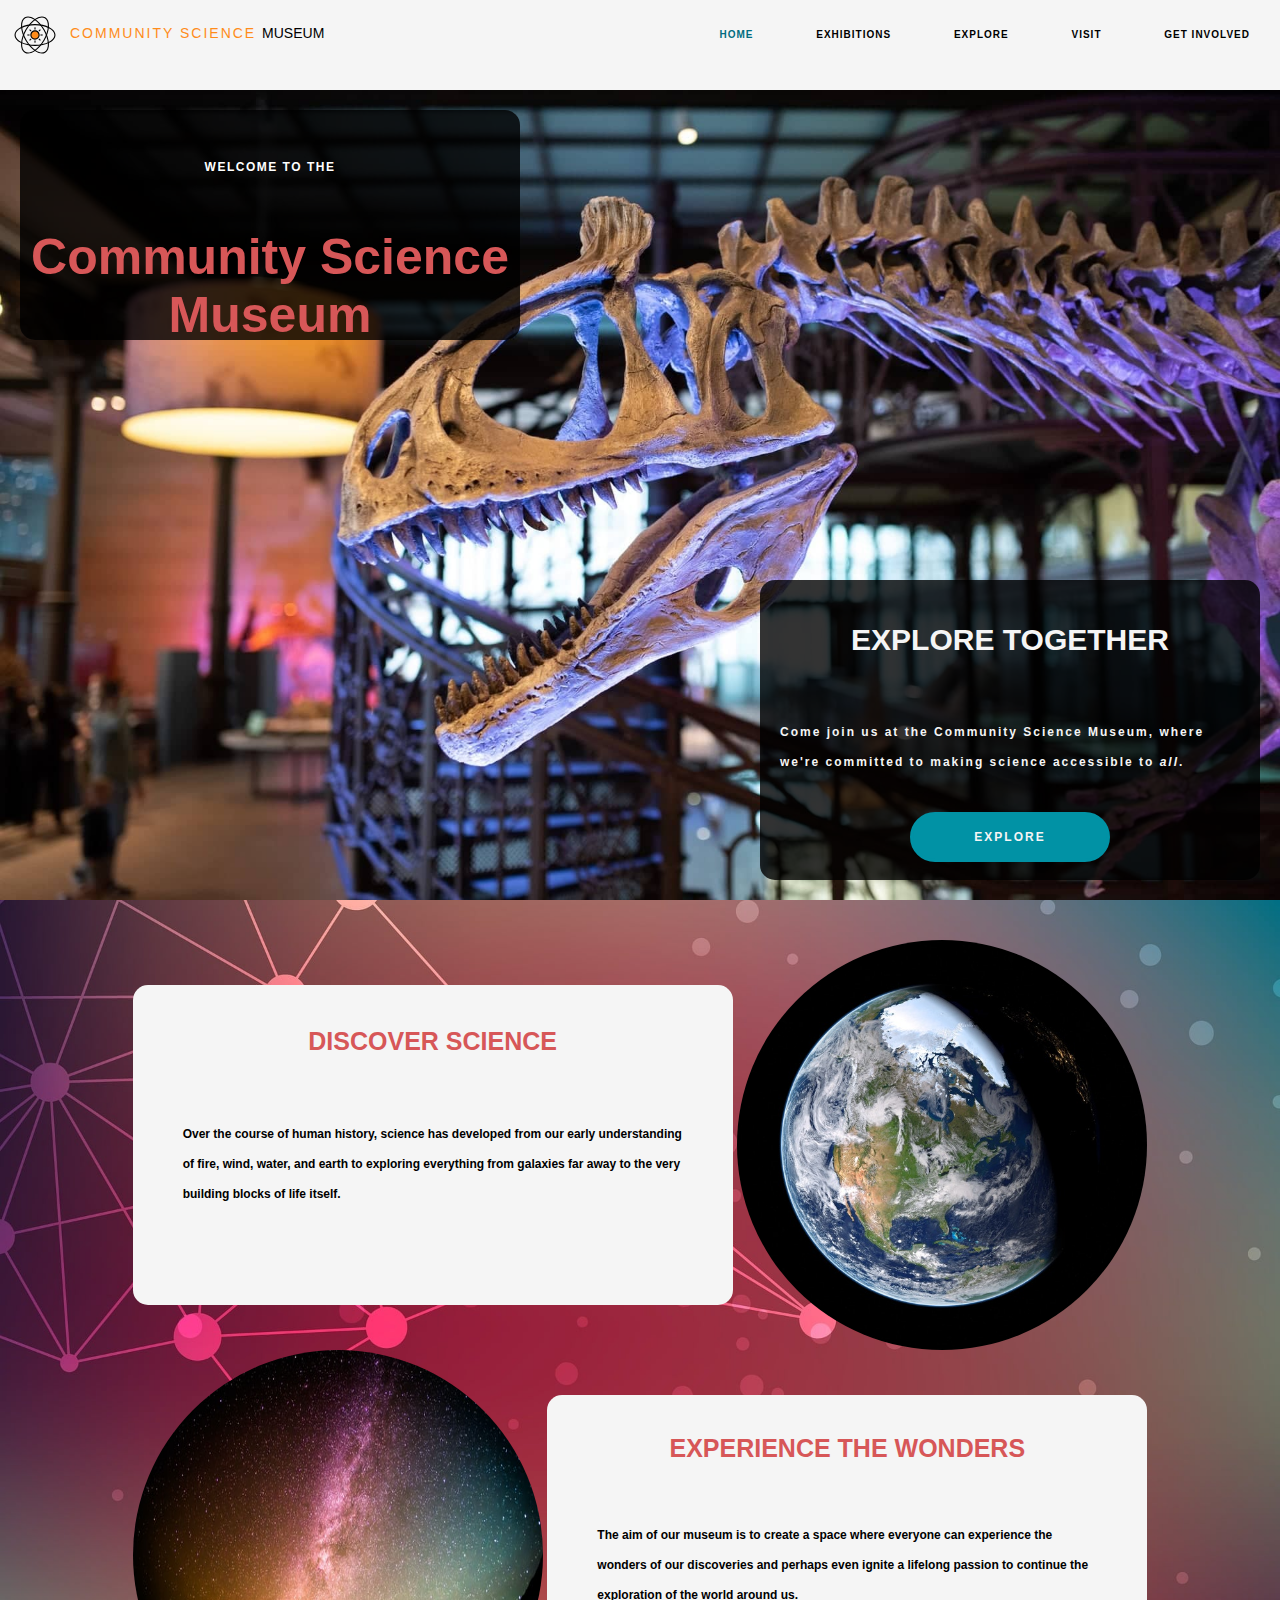
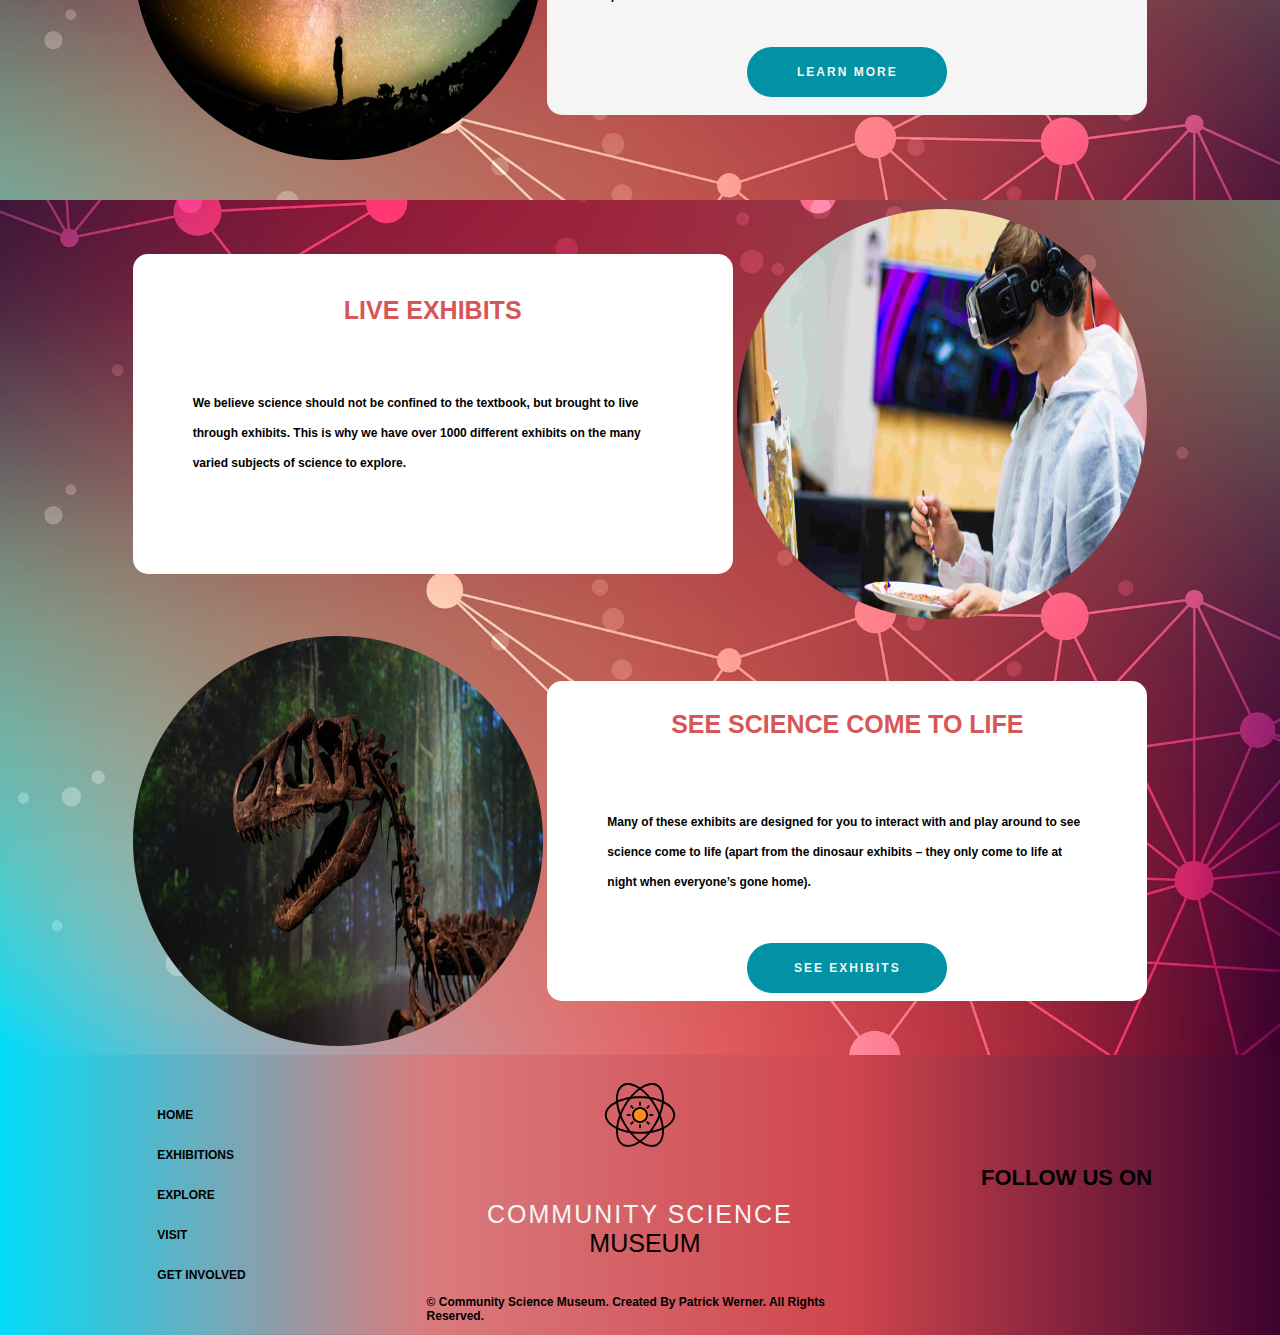
<file: index.html>
<!DOCTYPE html>
<html lang="en">
    <head>
        <title>Community Science Museum | Home</title>
        <meta
            name="description"
            content="Welcome to the Community Science Museum. We are a family friendly museum that offers wonderful adventures in the subjects of science and technology. Enjoy our free admission entry and take your family on a exciting experience into the world of science."
        />
        <meta charset="UTF-8" />
        <meta name="viewport" content="width=device-width, initial-scale=1.0" />
        <link rel="stylesheet" href="/css/styles.css" />
        <link
            rel="stylesheet"
            href="https://use.fontawesome.com/releases/v5.15.1/css/all.css"
            integrity="sha384-vp86vTRFVJgpjF9jiIGPEEqYqlDwgyBgEF109VFjmqGmIY/Y4HV4d3Gp2irVfcrp"
            crossorigin="anonymous"
        />
        <link rel="preconnect" href="https://fonts.gstatic.com" />
        <link
            href="https://fonts.googleapis.com/css2?family=Open+Sans:ital,wght@0,300;0,400;0,600;0,700;0,800;1,300;1,400;1,600;1,700;1,800&display=swap"
            rel="stylesheet"
        />
    </head>
    <body>
        <header>
            <div class="nav">
                <a href="index.html"
                    ><img class="logo" src="/images/icon-1719742.svg" alt="Logo of an atom symbol with an orange nucleus" />

                    <p class="logo-text">community science <span>museum</span></p>
                </a>
                <label for="toggle">&#9776;</label>
                <input type="checkbox" id="toggle" />
                <div class="menu">
                    <a href="#"><span class="blue-text">home</span></a>
                    <a href="exhibitions.html">exhibitions</a>
                    <a href="explore.html">explore</a>
                    <a href="visit.html">visit</a>
                    <a href="involved.html">get involved</a>
                </div>
            </div>
        </header>
        <section class="home-section">
            <div class="home-container1">
                <div class="home-textbox1">
                    <p>welcome to the</p>
                    <h2>community science museum</h2>
                </div>
            </div>
            <div class="home-container2">
                <div class="home-textbox2">
                    <h2>explore together</h2>
                    <h1>
                        <span class="capital-text">come</span> join us at the
                        <span class="capital-text">community science museum</span>, where we're committed to making science
                        accessible to <span class="italic-text">all</span>.
                    </h1>
                    <a href="exhibitions.html">
                        <button class="site-btn">explore</button>
                    </a>
                </div>
            </div>
        </section>
        <section class="discover-section">
            <div class="discover-container1">
                <div class="discover-textbox1">
                    <h2>discover science</h2>
                    <p>
                        Over the course of human history, science has developed from our early understanding of fire, wind, water,
                        and earth to exploring everything from galaxies far away to the very building blocks of life itself.
                    </p>
                </div>
                <img src="/images/earth-pixabay-355935-min.jpg" alt="blue and white planet earth in outer space" />
            </div>
            <div class="discover-container2">
                <img
                    class="discover-img"
                    src="/images/greg-rakozy-oMpAz-DN-9I-unsplash.jpg"
                    alt="silhouette of person standing on rock under starry night"
                />
                <div class="discover-textbox2">
                    <h2>experience the wonders</h2>
                    <p>
                        The aim of our museum is to create a space where everyone can experience the wonders of our discoveries
                        and perhaps even ignite a lifelong passion to continue the exploration of the world around us.
                    </p>
                    <a href="exhibitions.html">
                        <button class="site-btn">learn more</button>
                    </a>
                </div>
                <img
                    class="discover_mobile-img"
                    src="/images/greg-rakozy-oMpAz-DN-9I-unsplash.jpg"
                    alt="silhouette of person standing on rock under starry night"
                />
            </div>
        </section>
        <section class="live_exhibits-section">
            <div class="live_exhibits-container1">
                <div class="live_exhibits-textbox1">
                    <h2>live exhibits</h2>
                    <p>
                        We believe science should not be confined to the textbook, but brought to live through exhibits. This is
                        why we have over 1000 different exhibits on the many varied subjects of science to explore.
                    </p>
                </div>
                <img
                    src="images/billetto-editorial-334686-min-min.jpg "
                    alt="man in white dress shirt wearing black VR headset"
                />
            </div>
            <div class="live_exhibits-container2">
                <img
                    class="live_exhibits-img"
                    src="/images/jesper-aggergaard-lRHDNszLADk-unsplash-min.jpg"
                    alt="brown dinosaur skeleton with tree branches in background"
                />
                <div class="live_exhibits-textbox2">
                    <h2>see science come to life</h2>
                    <p>
                        Many of these exhibits are designed for you to interact with and play around to see science come to life
                        (apart from the dinosaur exhibits – they only come to life at night when everyone’s gone home).
                    </p>
                    <a href="exhibitions.html">
                        <button class="site-btn">see exhibits</button>
                    </a>
                </div>
                <img
                    class="live_exhibits_mobile-img"
                    src="/images/jesper-aggergaard-lRHDNszLADk-unsplash-min.jpg"
                    alt="brown dinosaur skeleton with tree branches in background"
                />
            </div>
        </section>
        <footer>
            <div class="footer-section">
                <div class="footer-container1">
                    <div class="footer_logobox-mobile">
                        <img
                            class="footer-logo"
                            src="/images/icon-1719742.svg"
                            alt="Logo of an atom with an orange nucleus centered in the middle."
                        />

                        <p class="footer-logotext">Community Science <span>Museum</span></p>
                    </div>
                    <div class="footer-links">
                        <li>
                            <ul>
                                <a href="index.html">home</a>
                            </ul>
                            <ul>
                                <a href="exhibitions.html">exhibitions</a>
                            </ul>
                            <ul>
                                <a href="explore.html">explore</a>
                            </ul>

                            <ul>
                                <a href="visit.html">visit</a>
                            </ul>
                            <ul>
                                <a href="involved.css">get involved</a>
                            </ul>
                        </li>
                    </div>
                </div>
                <div class="footer-container2">
                    <div class="footer_links-mobile">
                        <li>
                            <ul>
                                <a href="index.html">home</a>
                            </ul>
                            <ul>
                                <a href="exhibitions.html">exhibitions</a>
                            </ul>
                            <ul>
                                <a href="explore.html">explore</a>
                            </ul>

                            <ul>
                                <a href="visit.html">visit</a>
                            </ul>
                            <ul>
                                <a href="involved.html">get involved</a>
                            </ul>
                        </li>
                    </div>
                    <div class="footer-logobox">
                        <img
                            class="footer-logo"
                            src="/images/icon-1719742.svg"
                            alt="Logo of an atom with an orange nucleus centered in the middle."
                        />

                        <p class="footer-logotext">Community Science <span>Museum</span></p>
                    </div>
                    <div class="copyright">
                        <p>© community science museum. created by patrick werner. all rights reserved.</p>
                    </div>
                </div>
                <div class="footer-container3">
                    <div class="social_media-box">
                        <h4>follow us on</h4>
                        <div class="social-media">
                            <i class="fab fa-facebook"></i>
                            <i class="fab fa-twitter"></i>
                            <i class="fab fa-instagram"></i>
                        </div>
                        <div class="copyright-mobile">
                            <p>© community science museum. created by patrick werner. all rights reserved.</p>
                        </div>
                    </div>
                </div>
            </div>
        </footer>
    </body>
</html>
</file>
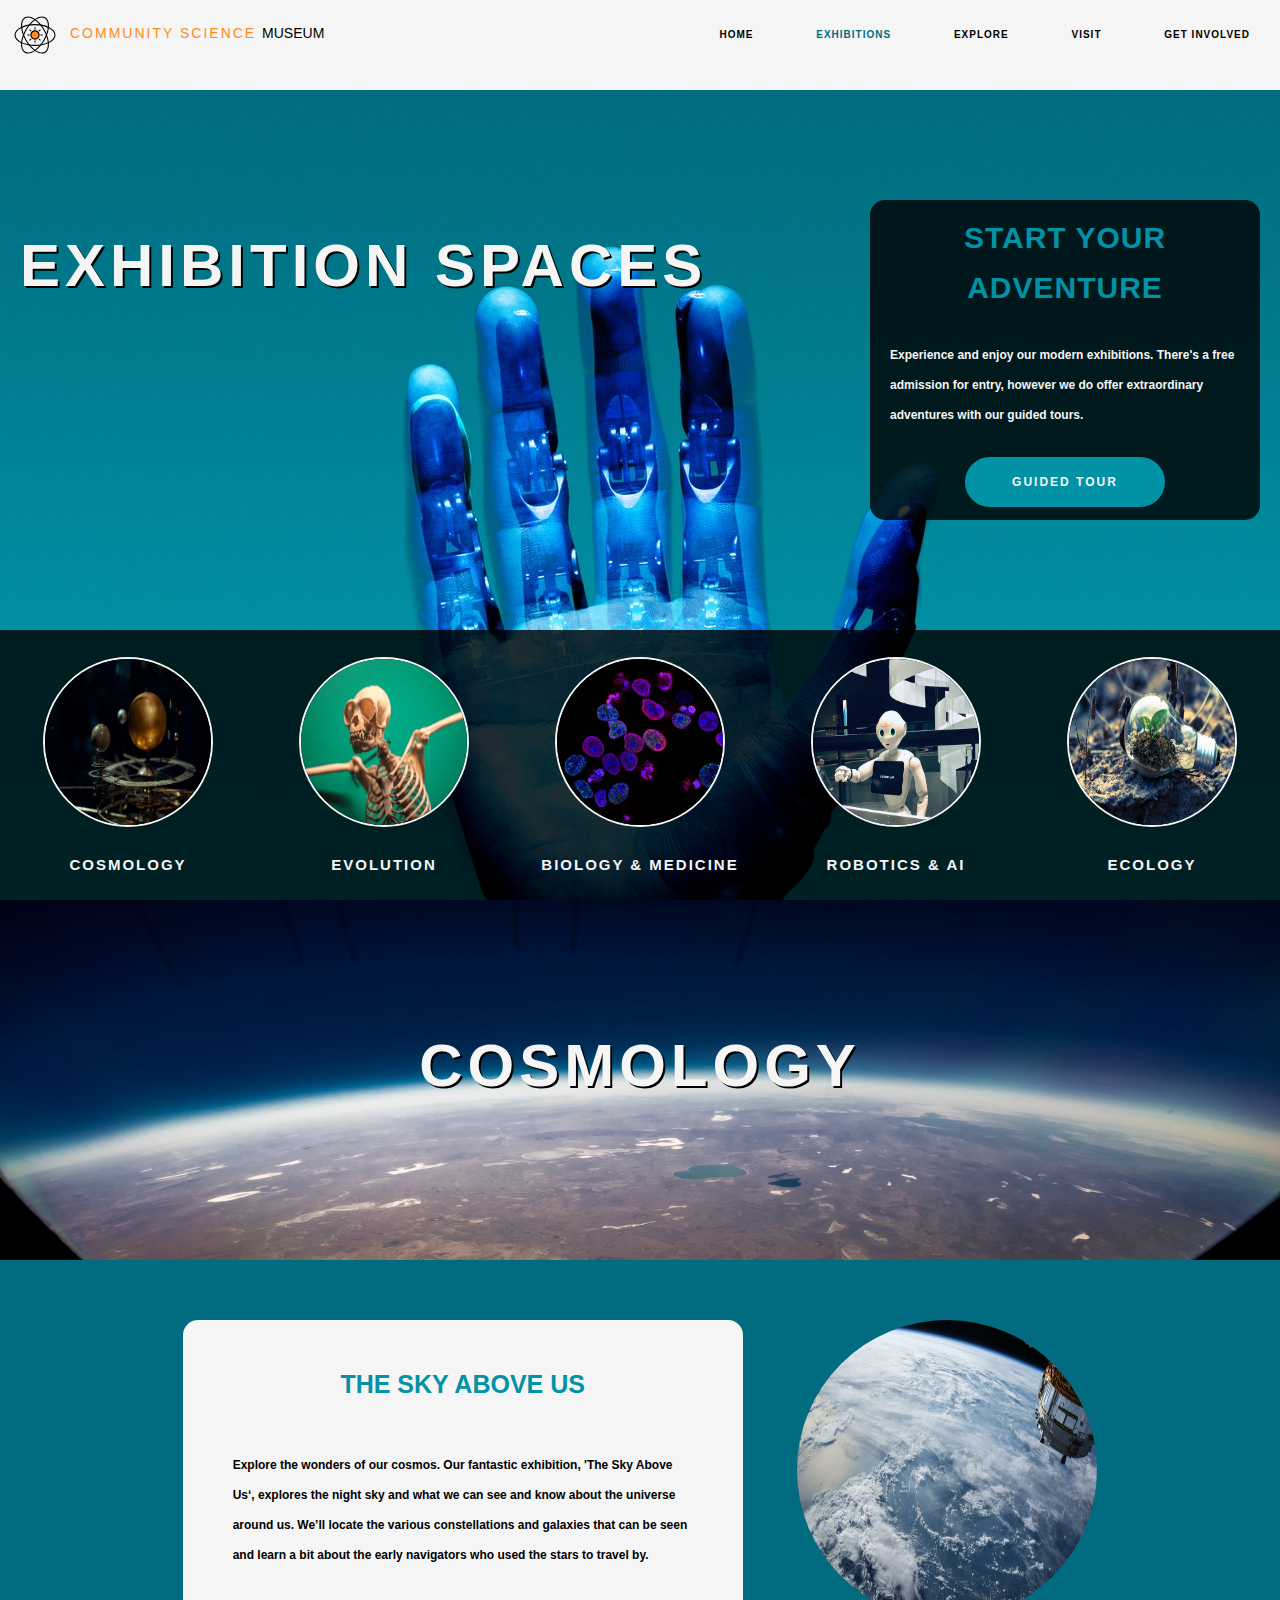
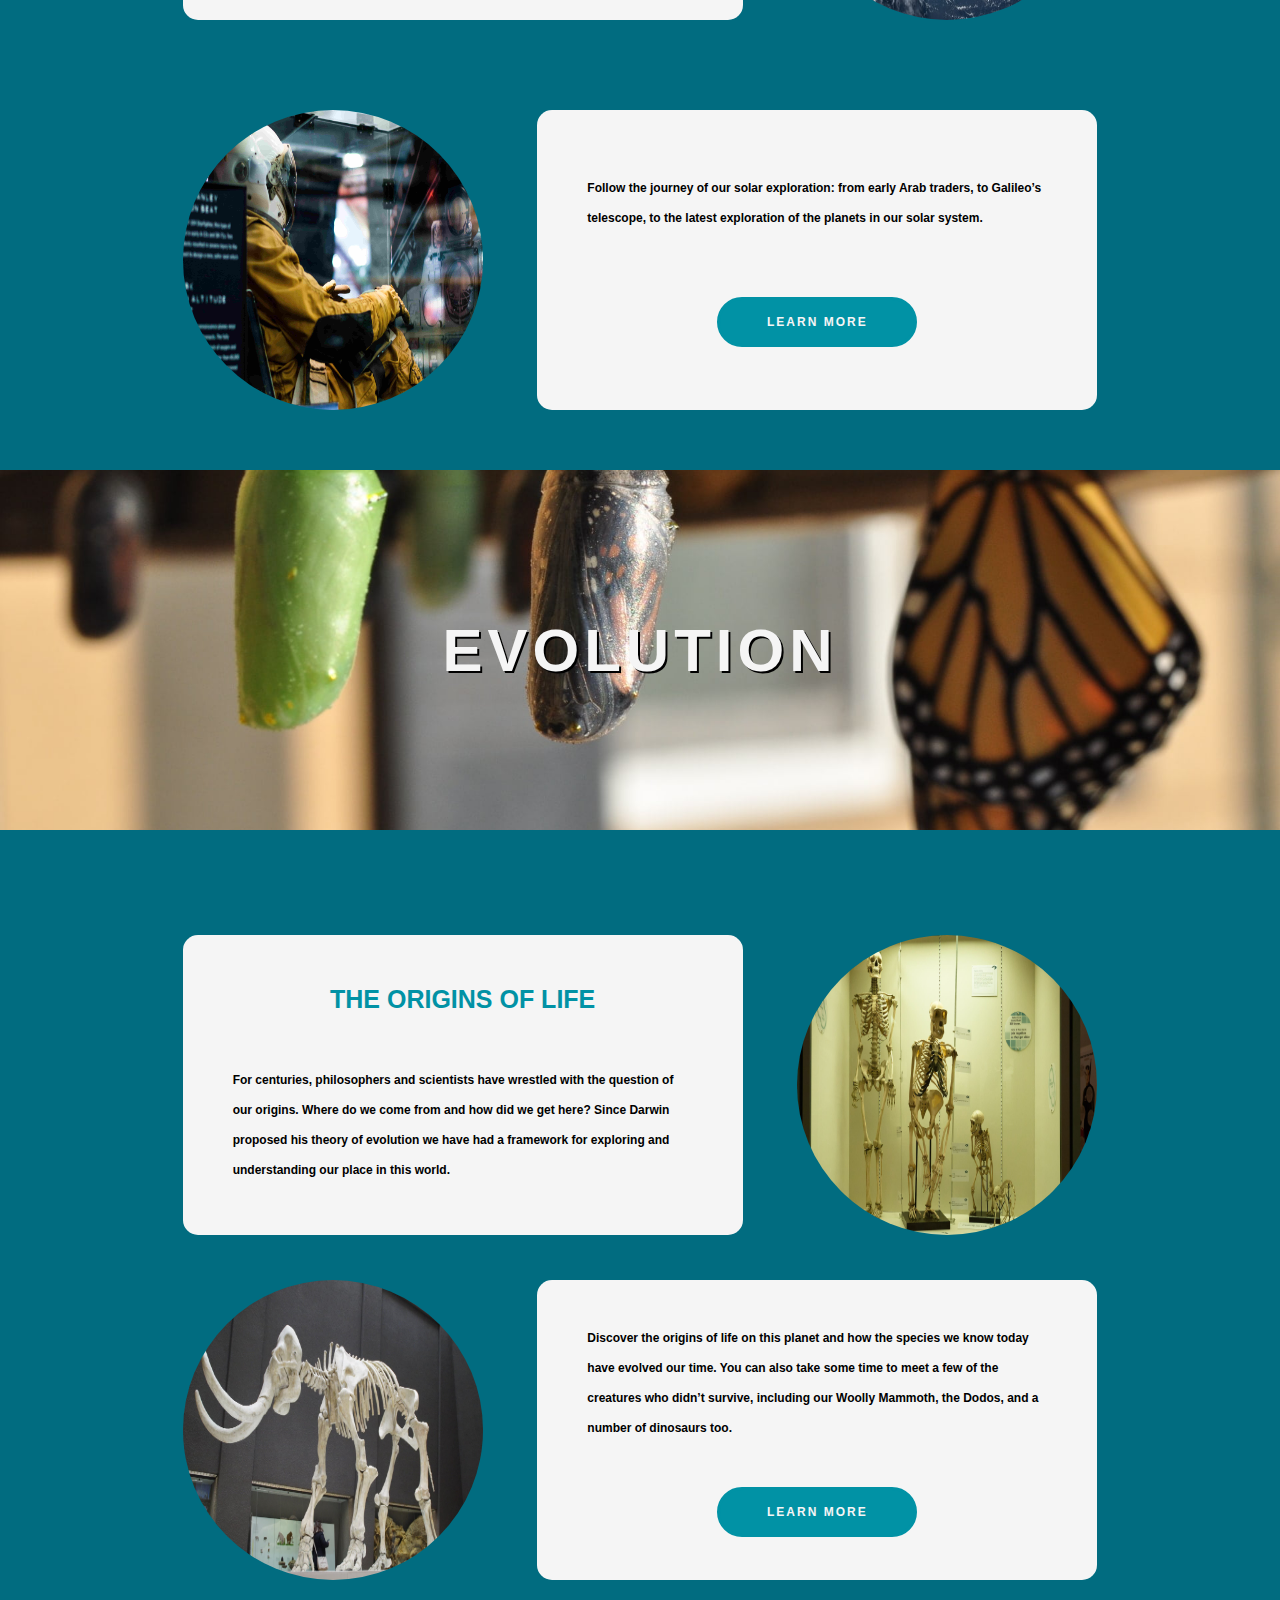
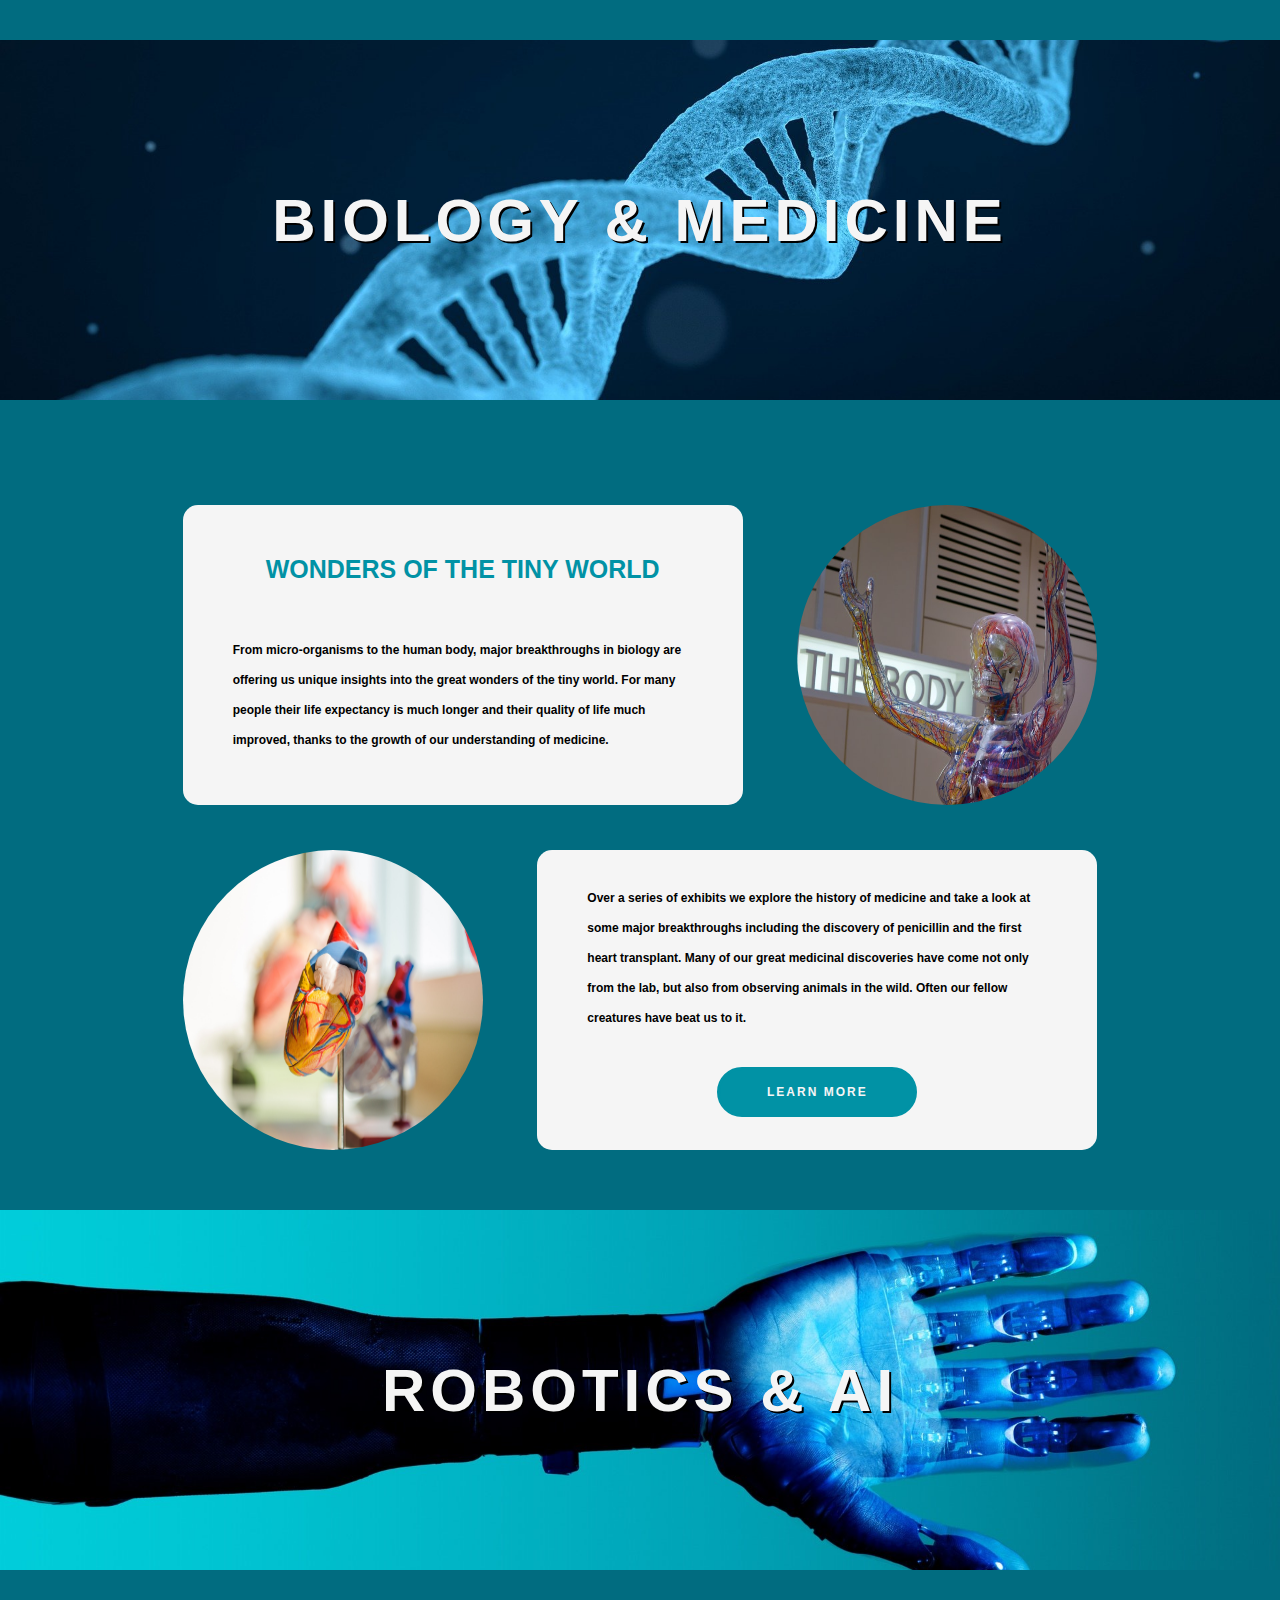
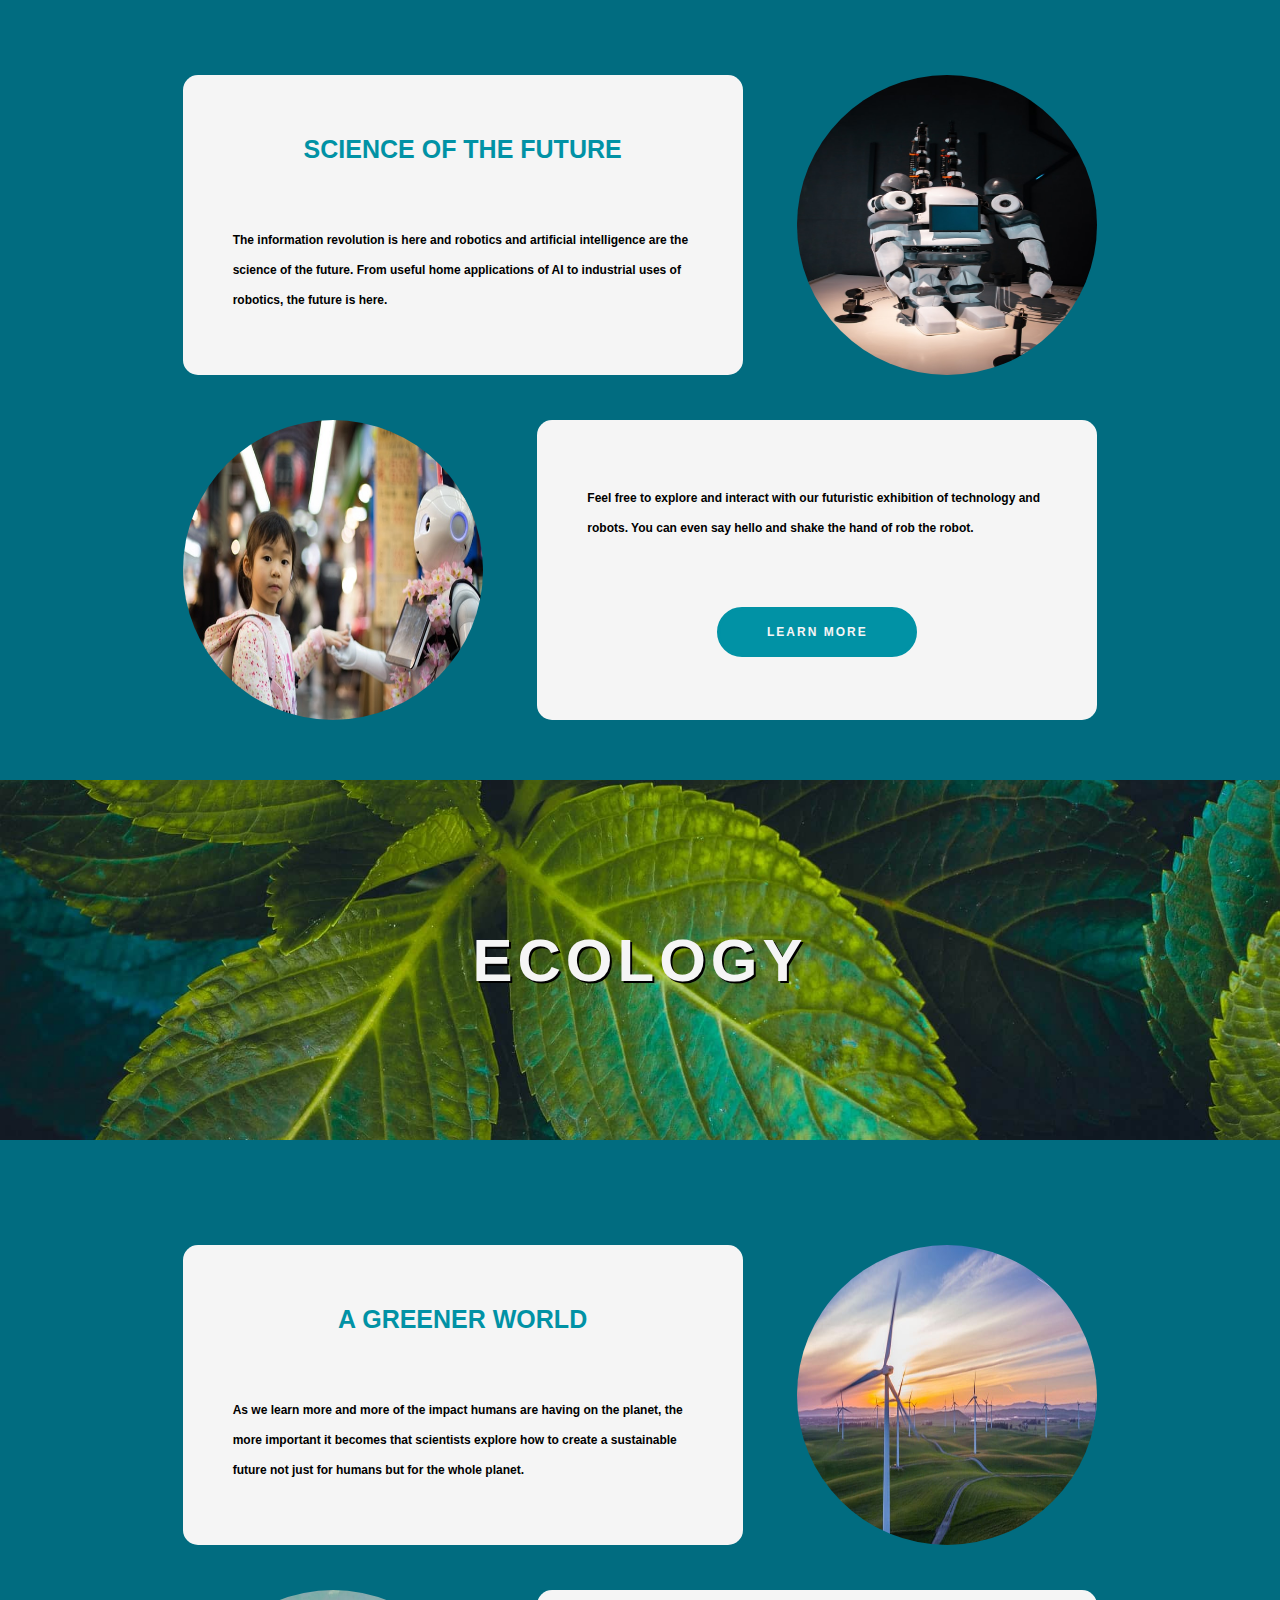
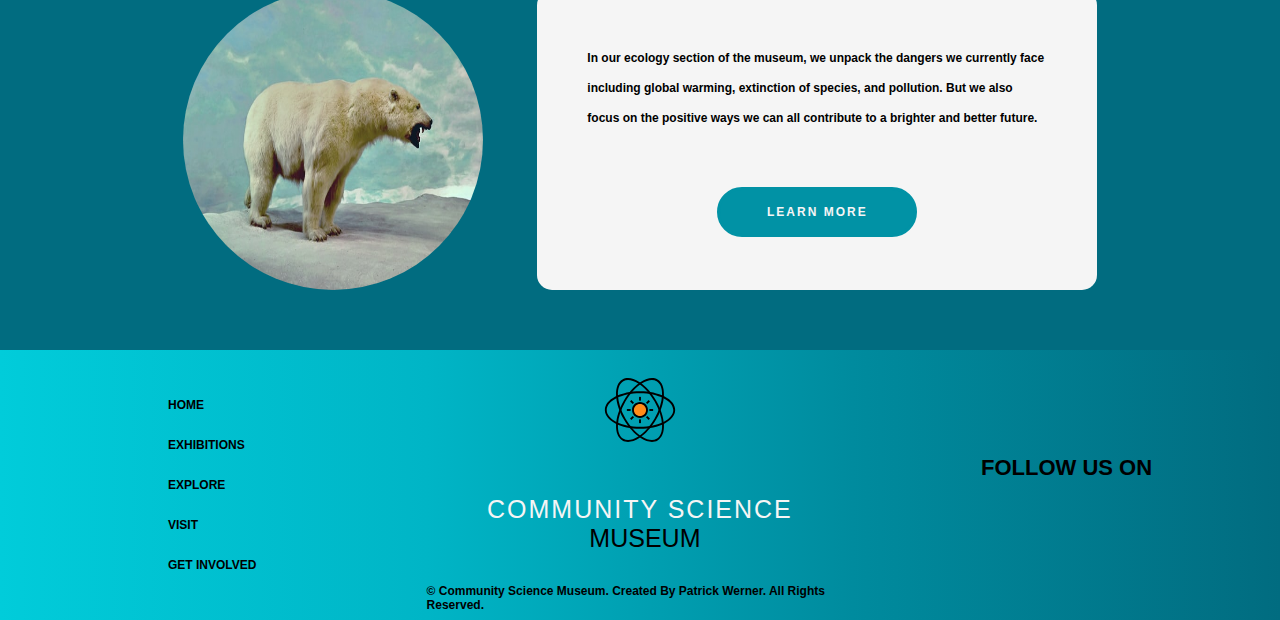
<file: exhibitions.html>
<!DOCTYPE html>
<html lang="en">
    <head>
        <title>Community Science Museum | Exhibitions</title>
        <meta
            name="description"
            content="Start your adventure today and explore our exhibitions of wonders in science and techonology at the Community Science Museum. The entrance is free for all, however there are guided tours that will take you on an extraordinary journey through time and space!"
        />
        <meta charset="UTF-8" />
        <meta name="viewport" content="width=device-width, initial-scale=1.0" />
        <link rel="stylesheet" href="/css/exhibitions.css" />
        <link
            rel="stylesheet"
            href="https://use.fontawesome.com/releases/v5.15.1/css/all.css"
            integrity="sha384-vp86vTRFVJgpjF9jiIGPEEqYqlDwgyBgEF109VFjmqGmIY/Y4HV4d3Gp2irVfcrp"
            crossorigin="anonymous"
        />
        <link rel="preconnect" href="https://fonts.gstatic.com" />
        <link
            href="https://fonts.googleapis.com/css2?family=Open+Sans:ital,wght@0,300;0,400;0,600;0,700;0,800;1,300;1,400;1,600;1,700;1,800&display=swap"
            rel="stylesheet"
        />
    </head>
    <body>
        <header>
            <div class="nav">
                <a href="index.html"
                    ><img class="logo" src="/images/icon-1719742.svg" alt="Logo of an atom symbol with an orange nucleus" />

                    <p class="logo-text">Community Science <span>Museum</span></p>
                </a>
                <label for="toggle">&#9776;</label>
                <input type="checkbox" id="toggle" />
                <div class="menu">
                    <a href="index.html">home</a>
                    <a href="#"><span class="blue-text">exhibitions</span></a>
                    <a href="explore.html">explore</a>
                    <a href="visit.html">visit</a>
                    <a href="involved.html">get involved</a>
                </div>
            </div>
        </header>
        <section class="exhibitions-section">
            <div class="exhibitions-container1">
                <div class="exhibitions-intro">
                    <h2>exhibition spaces</h2>
                </div>
                <div class="exhibitions-textbox">
                    <h2>start your adventure</h2>
                    <h1>
                        <span class="capital-text">experience</span> and enjoy our modern exhibitions.
                        <span class="capital-text">there's</span> a free admission for entry, however we do offer extraordinary
                        adventures with our guided tours.
                    </h1>
                    <a href="visit.html">
                        <button class="site-btn">guided tour</button>
                    </a>
                </div>
            </div>
            <div class="exhibitions-container2">
                <div class="exhibitions-nav">
                    <a href="#cosmology"
                        ><img
                            src="/images/ross-sneddon-NAPBJyy5Eqg-unsplash.jpg"
                            alt="gold and silver round table ornament of the solar system"
                    /></a>
                    <a href="#cosmology">cosmology</a>
                </div>
                <div class="exhibitions-nav">
                    <a href="#evolution"
                        ><img src="/images/bart-heird-9yT2ULsAbxc-unsplash-min.jpg" alt="white skull with green background"
                    /></a>
                    <a href="#evolution">evolution</a>
                </div>
                <div class="exhibitions-nav">
                    <a href="#biology-medicine"
                        ><img
                            src="/images/national-cancer-institute-L7en7Lb-Ovc-unsplash.jpg"
                            alt="purple and blue round shaped microscopic cell matter"
                    /></a>
                    <a href="#biology-medicine">biology & medicine</a>
                </div>
                <div class="exhibitions-nav">
                    <a href="#robotics-ai"
                        ><img src="/images/fitore-f-qKs8Oq4D_R0-unsplash-min.jpg" alt="white robot holding black laptop computer"
                    /></a>
                    <a href="#robotics-ai">robotics & ai</a>
                </div>
                <div class="exhibitions-nav">
                    <a href="#ecology"><img src="/images/pexels-singkham-1108572.jpg" alt="green plant in clear glass ball" /></a>
                    <a href="#ecology">ecology</a>
                </div>
            </div>
            <div class="exhibitions_mobile-container1">
                <div class="exhibitions-nav">
                    <a href="#cosmology"
                        ><img
                            src="/images/ross-sneddon-NAPBJyy5Eqg-unsplash.jpg"
                            alt="gold and silver round table ornament of the solar system"
                    /></a>
                    <a href="#cosmology">cosmology</a>
                </div>
                <div class="exhibitions-nav">
                    <a href="#evolution"
                        ><img src="/images/bart-heird-9yT2ULsAbxc-unsplash-min.jpg" alt="white skull with green background"
                    /></a>
                    <a href="#evolution">evolution</a>
                </div>
            </div>
            <div class="exhibitions_mobile-container2">
                <div class="exhibitions-nav">
                    <a href="#biology-medicine"
                        ><img
                            src="/images/national-cancer-institute-L7en7Lb-Ovc-unsplash.jpg"
                            alt="purple and blue round shaped microscopic cell matter"
                    /></a>
                    <a href="#biology-medicine">biology & medicine</a>
                </div>
                <div class="exhibitions-nav">
                    <a href="#robotics-ai"
                        ><img src="/images/fitore-f-qKs8Oq4D_R0-unsplash-min.jpg" alt="white robot holding black laptop computer"
                    /></a>
                    <a href="#robotics-ai">robotics & ai</a>
                </div>
                <div class="exhibitions-nav">
                    <a href="#ecology"><img src="/images/pexels-singkham-1108572.jpg" alt="green plant in clear glass ball" /></a>
                    <a href="#ecology">ecology</a>
                </div>
            </div>
        </section>
        <section class="cosmology-section" id="cosmology">
            <div class="cosmology-banner">
                <div class="text-background">
                    <h2>cosmology</h2>
                </div>
            </div>
            <div class="cosmology-box">
                <div class="cosmology-container1">
                    <div class="cosmology-textbox1">
                        <h2>the sky above us</h2>
                        <p>
                            <span class="capital-text">explore</span> the wonders of our cosmos.

                            <span class="capital-text">our</span> fantastic exhibition, '<span class="capital-text"
                                >the sky above us</span
                            >‘, explores the night sky and what we can see and know about the universe around us.
                            <span class="capital-text">we’ll</span> locate the various constellations and galaxies that can be
                            seen and learn a bit about the early navigators who used the stars to travel by.
                        </p>
                    </div>
                    <img
                        src="/images/nasa-yZygONrUBe8-unsplash.jpg"
                        alt="satelite in space looking down on planet earth with white clouds"
                    />
                </div>
                <div class="cosmology-container2">
                    <img
                        class="cosmology-img"
                        src="/images/andrew-ruiz-348421-min.jpg"
                        alt="man in yellow shirt wearing space helmet"
                    />
                    <div class="cosmology-textbox1">
                        <p>
                            <span class="capital-text">follow</span> the journey of our solar exploration: from early Arab
                            traders, to Galileo’s telescope, to the latest exploration of the planets in our solar system.
                        </p>
                        <a href="#">
                            <button class="site-btn">learn more</button>
                        </a>
                    </div>
                    <img
                        class="cosmology_mobile-img"
                        src="/images/andrew-ruiz-348421-min.jpg"
                        alt="man in yellow shirt wearing space helmet"
                    />
                </div>
            </div>
        </section>
        <section class="evolution-section" id="evolution">
            <div class="evolution-banner">
                <div class="text-background">
                    <h2>evolution</h2>
                </div>
            </div>
            <div class="evolution-box">
                <div class="evolution-container1">
                    <div class="evolution-textbox1">
                        <h2>the origins of life</h2>
                        <p>
                            <span class="capital-text">for</span> centuries, philosophers and scientists have wrestled with the
                            question of our origins. <span class="capital-text">where</span> do we come from and how did we get
                            here? <span class="capital-text">since darwin</span> proposed his theory of evolution we have had a
                            framework for exploring and understanding our place in this world.
                        </p>
                    </div>
                    <img src="/images/skeleton-414543_1920-min.jpg" alt="human and ape skeletons on white wall background" />
                </div>
                <div class="evolution-container2">
                    <img
                        class="evolution-img"
                        src="/images/mammoth-1257288_1920-min-min.jpg"
                        alt="white mammoth skeleton on black table"
                    />

                    <div class="evolution-textbox1">
                        <p>
                            <span class="capital-text">discover</span> the origins of life on this planet and how the species we
                            know today have evolved our time. You can also take some time to meet a few of the creatures who
                            didn’t survive, including our Woolly Mammoth, the Dodos, and a number of dinosaurs too.
                        </p>
                        <a href="#">
                            <button class="site-btn">learn more</button>
                        </a>
                    </div>
                    <img
                        class="evolution_mobile-img"
                        src="/images/mammoth-1257288_1920-min-min.jpg"
                        alt="white mammoth skeleton on black table"
                    />
                </div>
            </div>
        </section>
        <section class="biology_medicine-section" id="biology-medicine">
            <div class="biology_medicine-banner">
                <div class="text-background">
                    <h2>biology & medicine</h2>
                </div>
            </div>
            <div class="biology_medicine-box">
                <div class="biology_medicine-container1">
                    <div class="biology_medicine-textbox1">
                        <h2>wonders of the tiny world</h2>
                        <p>
                            <span class="capital-text">from</span> micro-organisms to the human body, major breakthroughs in
                            biology are offering us unique insights into the great wonders of the tiny world.
                            <span class="capital-text">for</span> many people their life expectancy is much longer and their
                            quality of life much improved, thanks to the growth of our understanding of medicine.
                        </p>
                    </div>
                    <img
                        src="/images/john-jackson-f86HPcJrLsA-unsplash.jpg"
                        alt="pink and yellow glass of a female human anatomical body"
                    />
                </div>
                <div class="biology_medicine-container2">
                    <img
                        class="biology_medicine-img"
                        src="/images/heart-2607178_1920-min.jpg"
                        alt="red and blue plastic ornament of a human heart"
                    />

                    <div class="biology_medicine-textbox1">
                        <p>
                            <span class="capital-text">over</span> a series of exhibits we explore the history of medicine and
                            take a look at some major breakthroughs including the discovery of penicillin and the first heart
                            transplant. Many of our great medicinal discoveries have come not only from the lab, but also from
                            observing animals in the wild. Often our fellow creatures have beat us to it.
                        </p>
                        <a href="#">
                            <button class="site-btn">learn more</button>
                        </a>
                    </div>
                    <img
                        class="biology_medicine_mobile-img"
                        src="/images/heart-2607178_1920-min.jpg"
                        alt="red and blue plastic ornament of a human heart"
                    />
                </div>
            </div>
        </section>
        <section class="robotics_ai-section" id="robotics-ai">
            <div class="robotics_ai-banner">
                <div class="text-background">
                    <h2>robotics & ai</h2>
                </div>
            </div>
            <div class="robotics_ai-box">
                <div class="robotics_ai-container1">
                    <div class="robotics_ai-textbox1">
                        <h2>science of the future</h2>
                        <p>
                            <span class="capital-text">the</span> information revolution is here and robotics and artificial
                            intelligence are the science of the future. <span class="capital-text">from</span> useful home
                            applications of <span class="uppercase-text">ai</span> to industrial uses of robotics, the future is
                            here.
                        </p>
                    </div>
                    <img src="/images/maximalfocus-B2OV_nwcbxM-unsplash-min.jpg" alt="white and black robot with black screen" />
                </div>
                <div class="robotics_ai-container2">
                    <img
                        class="robotics_ai-img"
                        src="/images/andy-kelly-0E_vhMVqL9g-unsplash-min.jpg"
                        alt="girl in pink and white floral long sleeve shirt holding hands with white robot"
                    />

                    <div class="robotics_ai-textbox1">
                        <p>
                            <span class="capital-text">feel</span> free to explore and interact with our futuristic exhibition of
                            technology and robots. <span class="capital-text">you</span> can even say hello and shake the hand of
                            rob the robot.
                        </p>
                        <a href="#">
                            <button class="site-btn">learn more</button>
                        </a>
                    </div>
                    <img
                        class="robotics_ai_mobile-img"
                        src="/images/andy-kelly-0E_vhMVqL9g-unsplash-min.jpg"
                        alt="girl in pink and white floral long sleeve shirt holding hands with white robot"
                    />
                </div>
            </div>
        </section>
        <section class="ecology-section" id="ecology">
            <div class="ecology-banner">
                <div class="text-background">
                    <h2>ecology</h2>
                </div>
            </div>
            <div class="ecology-box">
                <div class="ecology-container1">
                    <div class="ecology-textbox1">
                        <h2>a greener world</h2>
                        <p>
                            As we learn more and more of the impact humans are having on the planet, the more important it becomes
                            that scientists explore how to create a sustainable future not just for humans but for the whole
                            planet.
                        </p>
                    </div>
                    <img src="/images/ecology-img1.jpg" alt="white wind turbines on green grass field during daytime" />
                </div>
                <div class="ecology-container2">
                    <img class="ecology-img" src="/images/icebear-min.jpg" alt="polar bear on white ice during daytime" />
                    <div class="ecology-textbox1">
                        <p>
                            In our ecology section of the museum, we unpack the dangers we currently face including global
                            warming, extinction of species, and pollution. But we also focus on the positive ways we can all
                            contribute to a brighter and better future.
                        </p>
                        <a href="#">
                            <button class="site-btn">learn more</button>
                        </a>
                    </div>
                    <img class="ecology_mobile-img" src="/images/icebear-min.jpg" alt="polar bear on white ice during daytime" />
                </div>
            </div>
        </section>
        <footer>
            <div class="footer-section">
                <div class="footer-container1">
                    <div class="footer_logobox-mobile">
                        <img
                            class="footer-logo"
                            src="/images/icon-1719742.svg"
                            alt="Logo of an atom with an orange nucleus centered in the middle."
                        />

                        <p class="footer-logotext">Community Science <span>Museum</span></p>
                    </div>
                    <div class="footer-links">
                        <li>
                            <ul>
                                <a href="index.html">home</a>
                            </ul>
                            <ul>
                                <a href="exhibitions.html">exhibitions</a>
                            </ul>
                            <ul>
                                <a href="explore.html">explore</a>
                            </ul>

                            <ul>
                                <a href="visit.html">visit</a>
                            </ul>
                            <ul>
                                <a href="involved.html">get involved</a>
                            </ul>
                        </li>
                    </div>
                </div>
                <div class="footer-container2">
                    <div class="footer_links-mobile">
                        <li>
                            <ul>
                                <a href="index.html">home</a>
                            </ul>
                            <ul>
                                <a href="exhibitions.html">exhibitions</a>
                            </ul>
                            <ul>
                                <a href="explore.html">explore</a>
                            </ul>

                            <ul>
                                <a href="visit.html">visit</a>
                            </ul>
                            <ul>
                                <a href="involved.html">get involved </a>
                            </ul>
                        </li>
                    </div>
                    <div class="footer-logobox">
                        <img
                            class="footer-logo"
                            src="/images/icon-1719742.svg"
                            alt="Logo of an atom with an orange nucleus centered in the middle."
                        />

                        <p class="footer-logotext">Community Science <span>Museum</span></p>
                    </div>
                    <div class="copyright">
                        <p>© community science museum. created by patrick werner. all rights reserved.</p>
                    </div>
                </div>
                <div class="footer-container3">
                    <div class="social_media-box">
                        <h4>follow us on</h4>
                        <div class="social-media">
                            <i class="fab fa-facebook"></i>
                            <i class="fab fa-twitter"></i>
                            <i class="fab fa-instagram"></i>
                        </div>
                        <div class="copyright-mobile">
                            <p>© community science museum. created by patrick werner. all rights reserved.</p>
                        </div>
                    </div>
                </div>
            </div>
        </footer>
    </body>
</html>
</file>
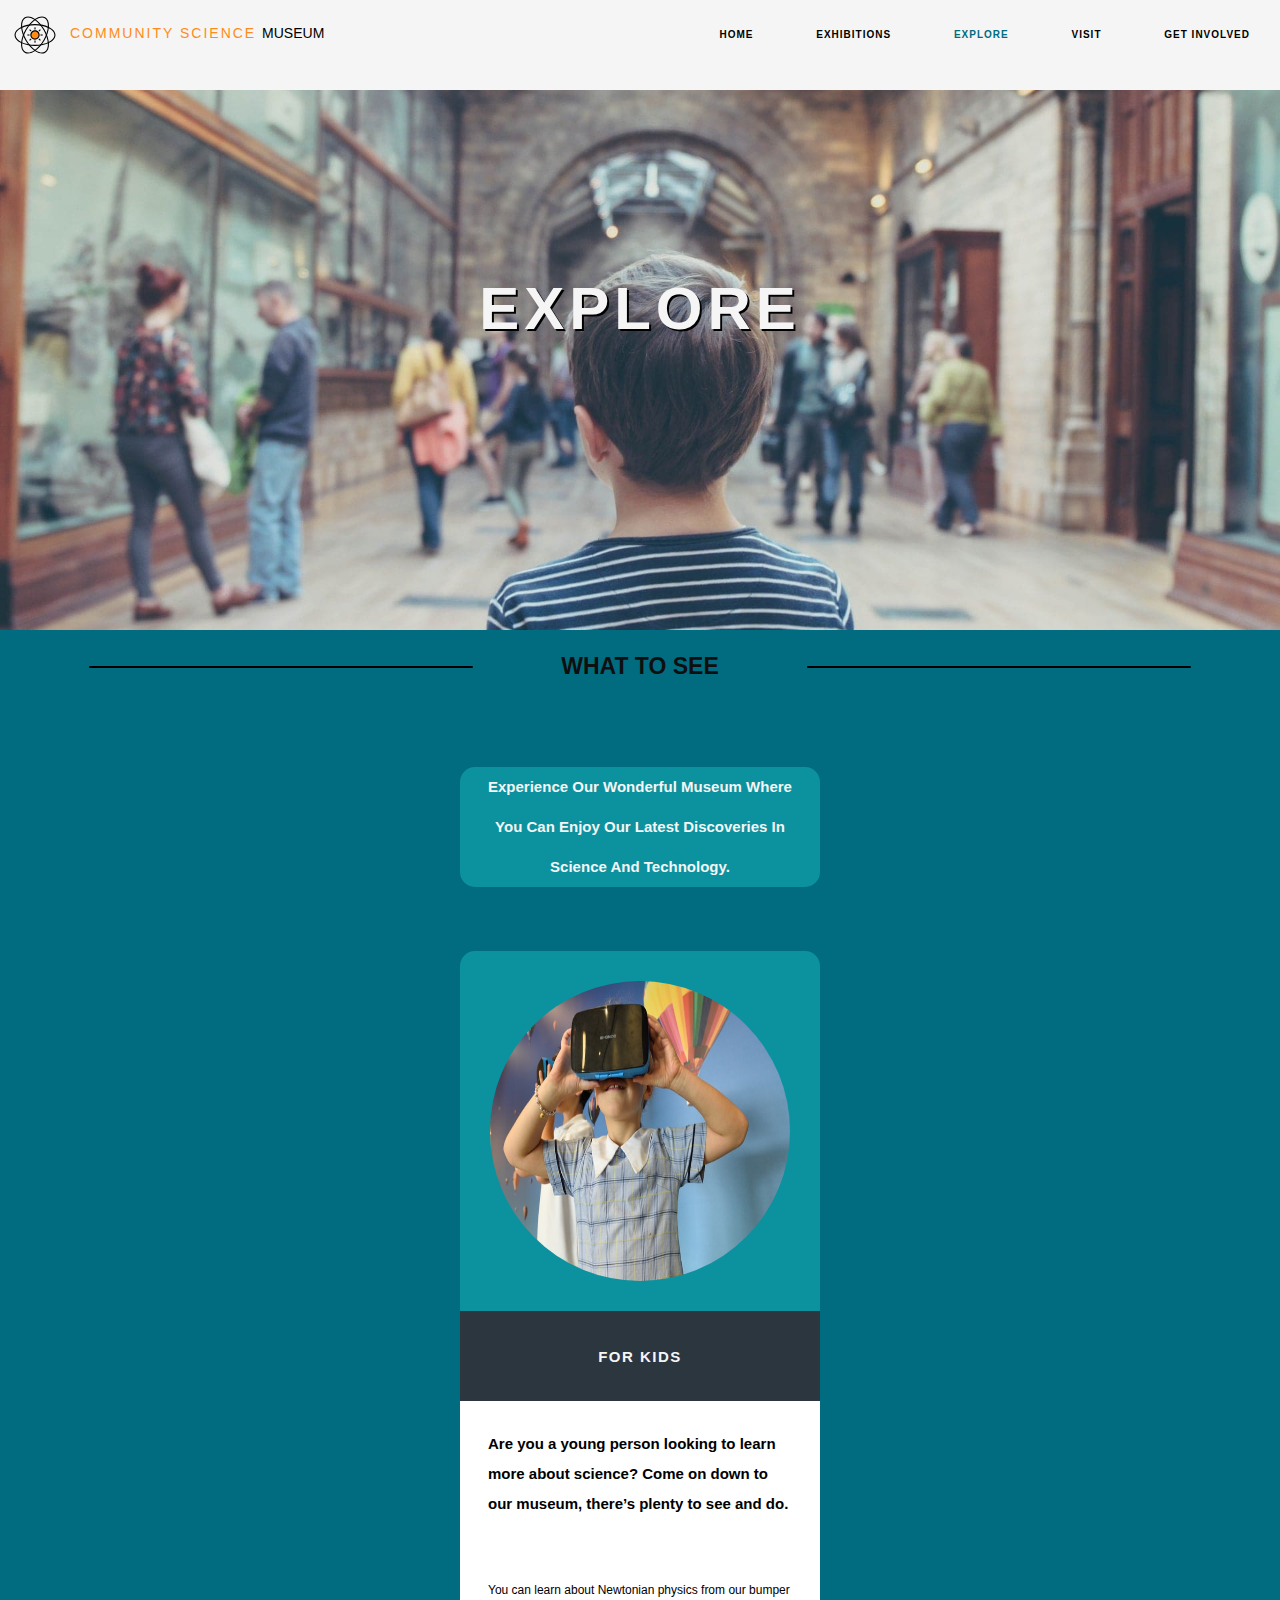
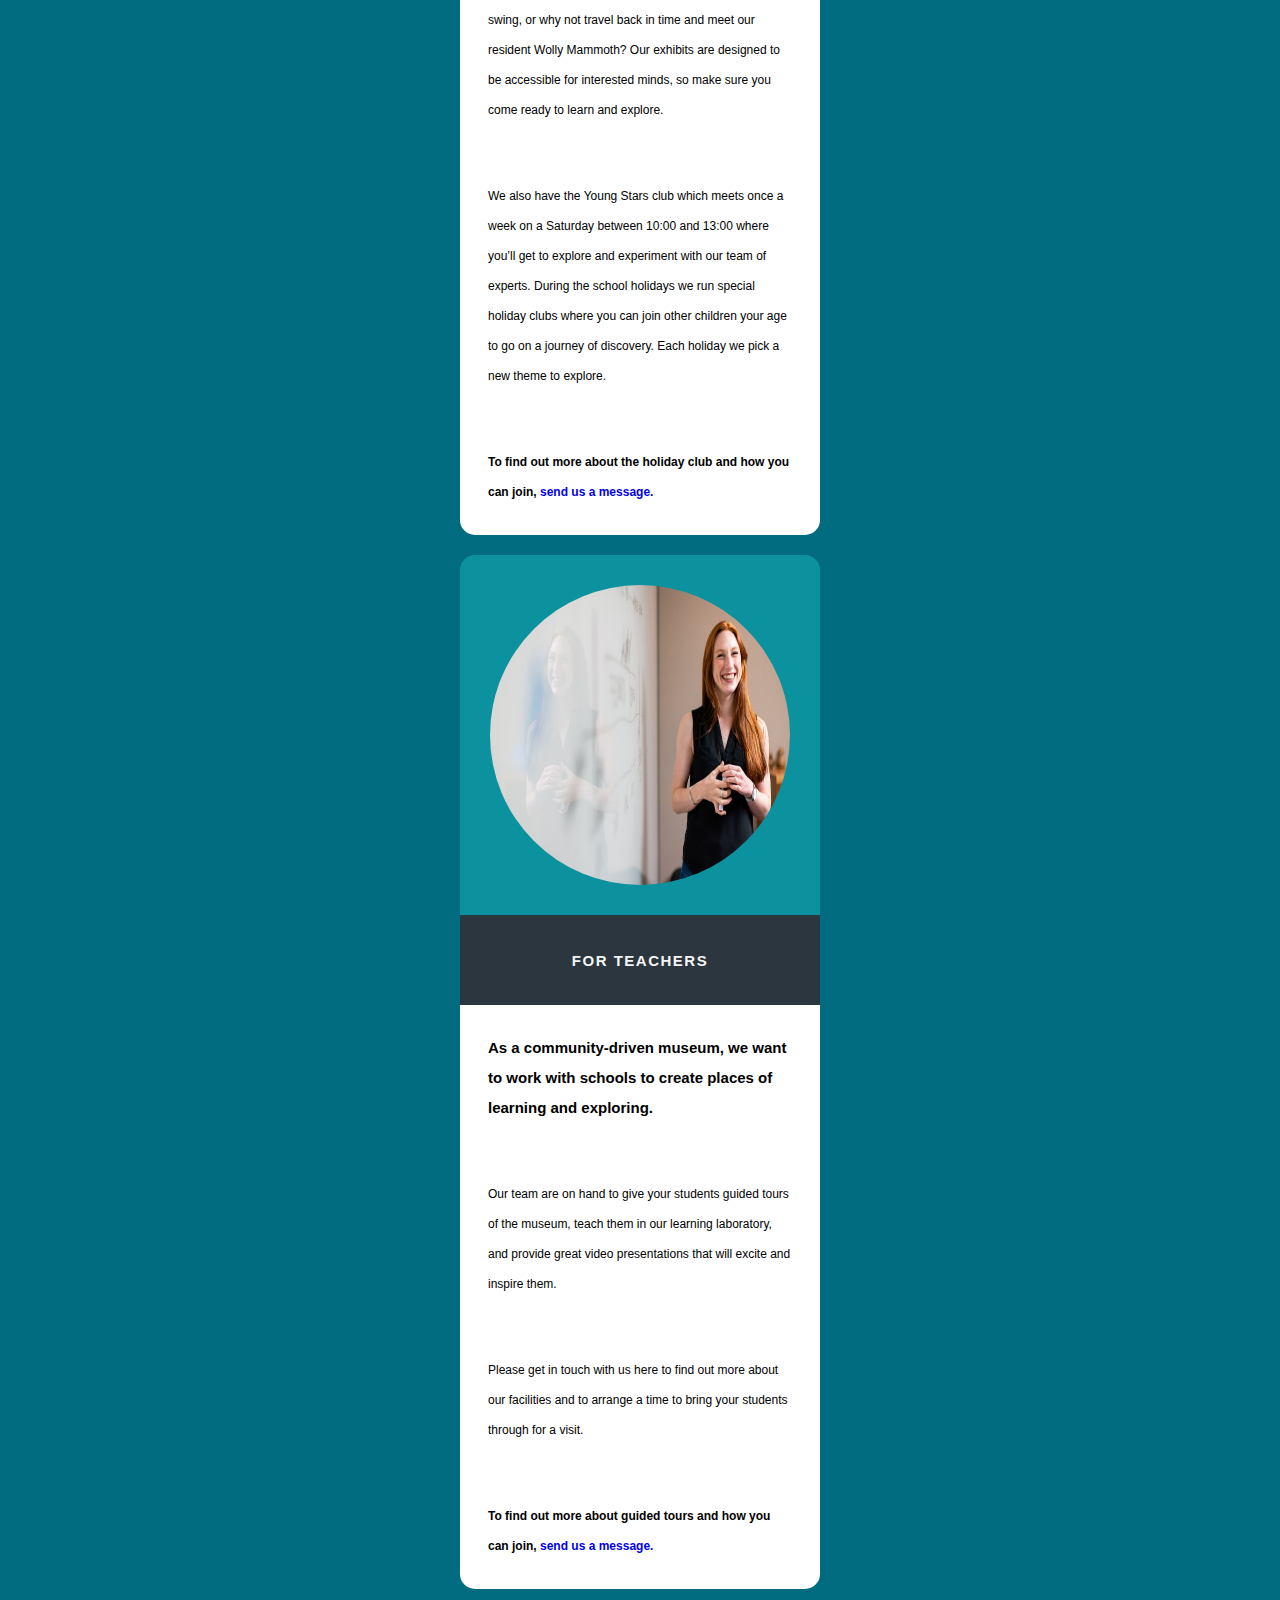
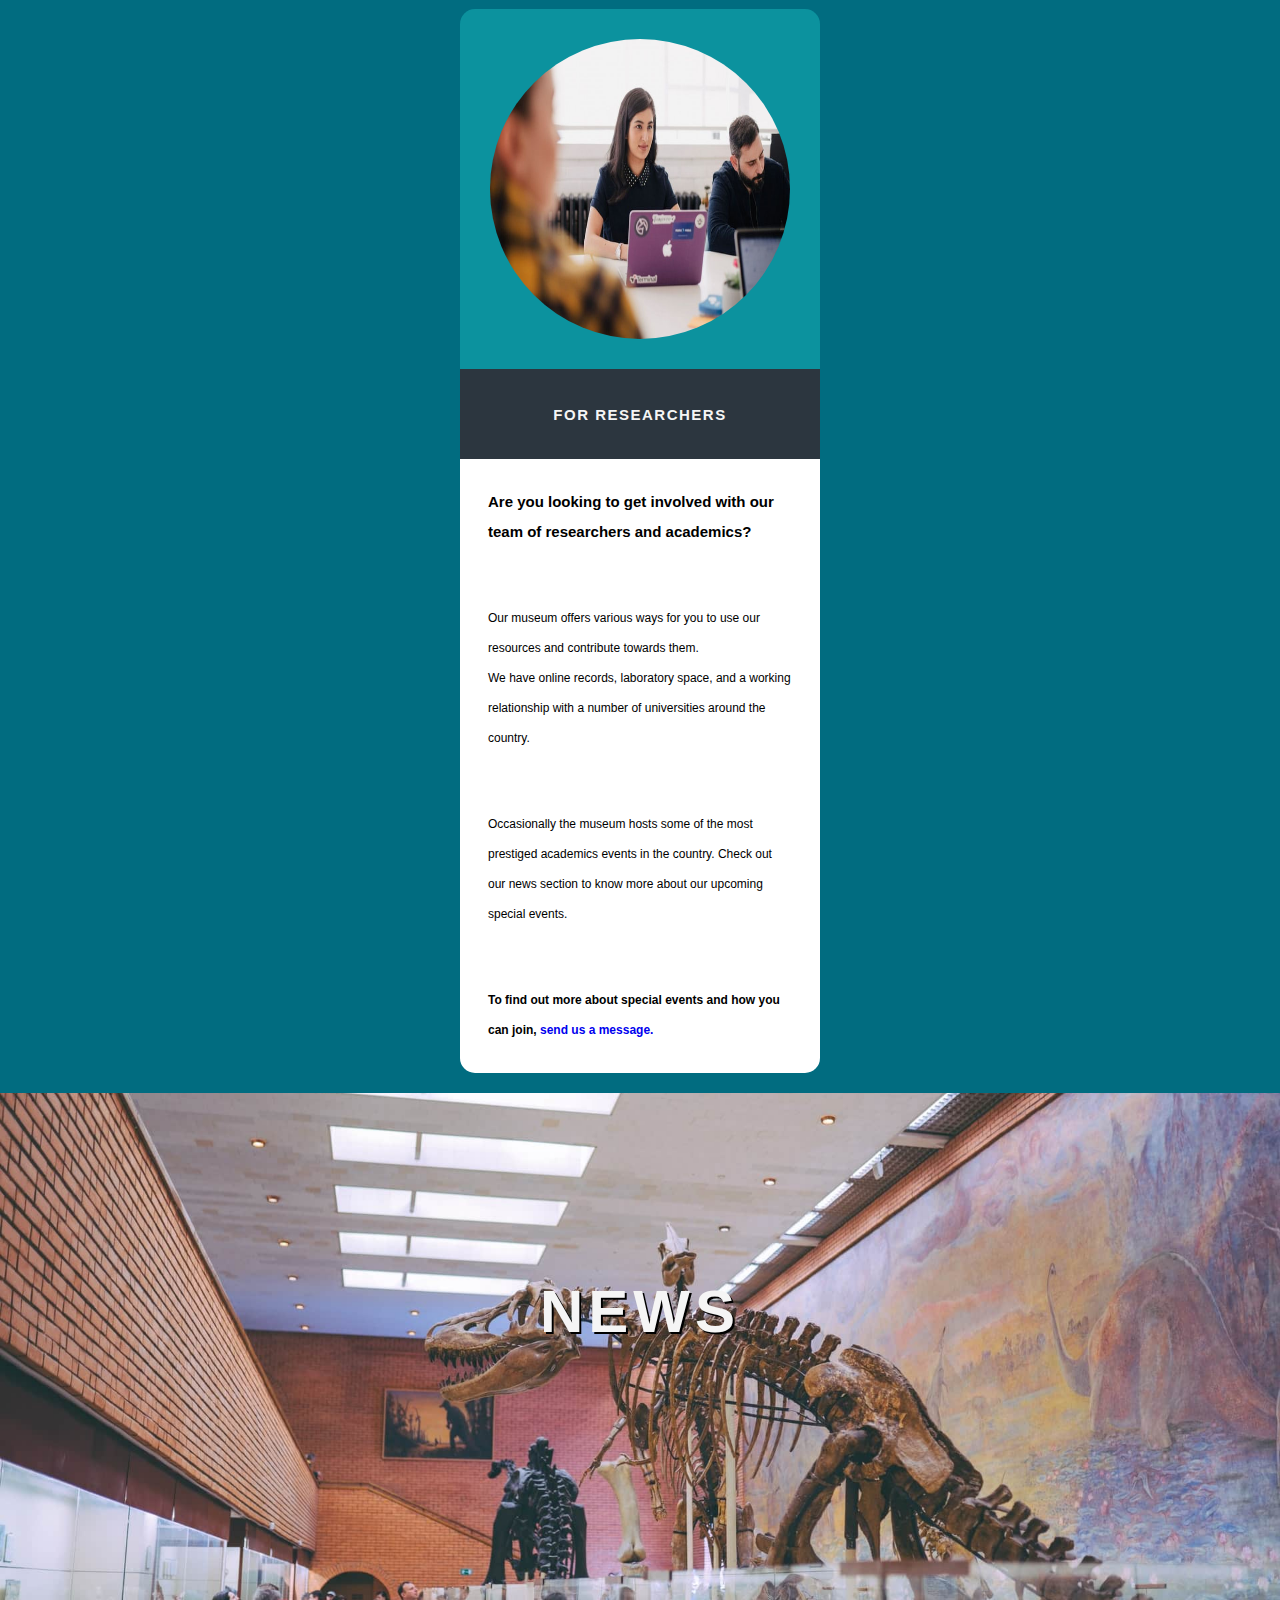
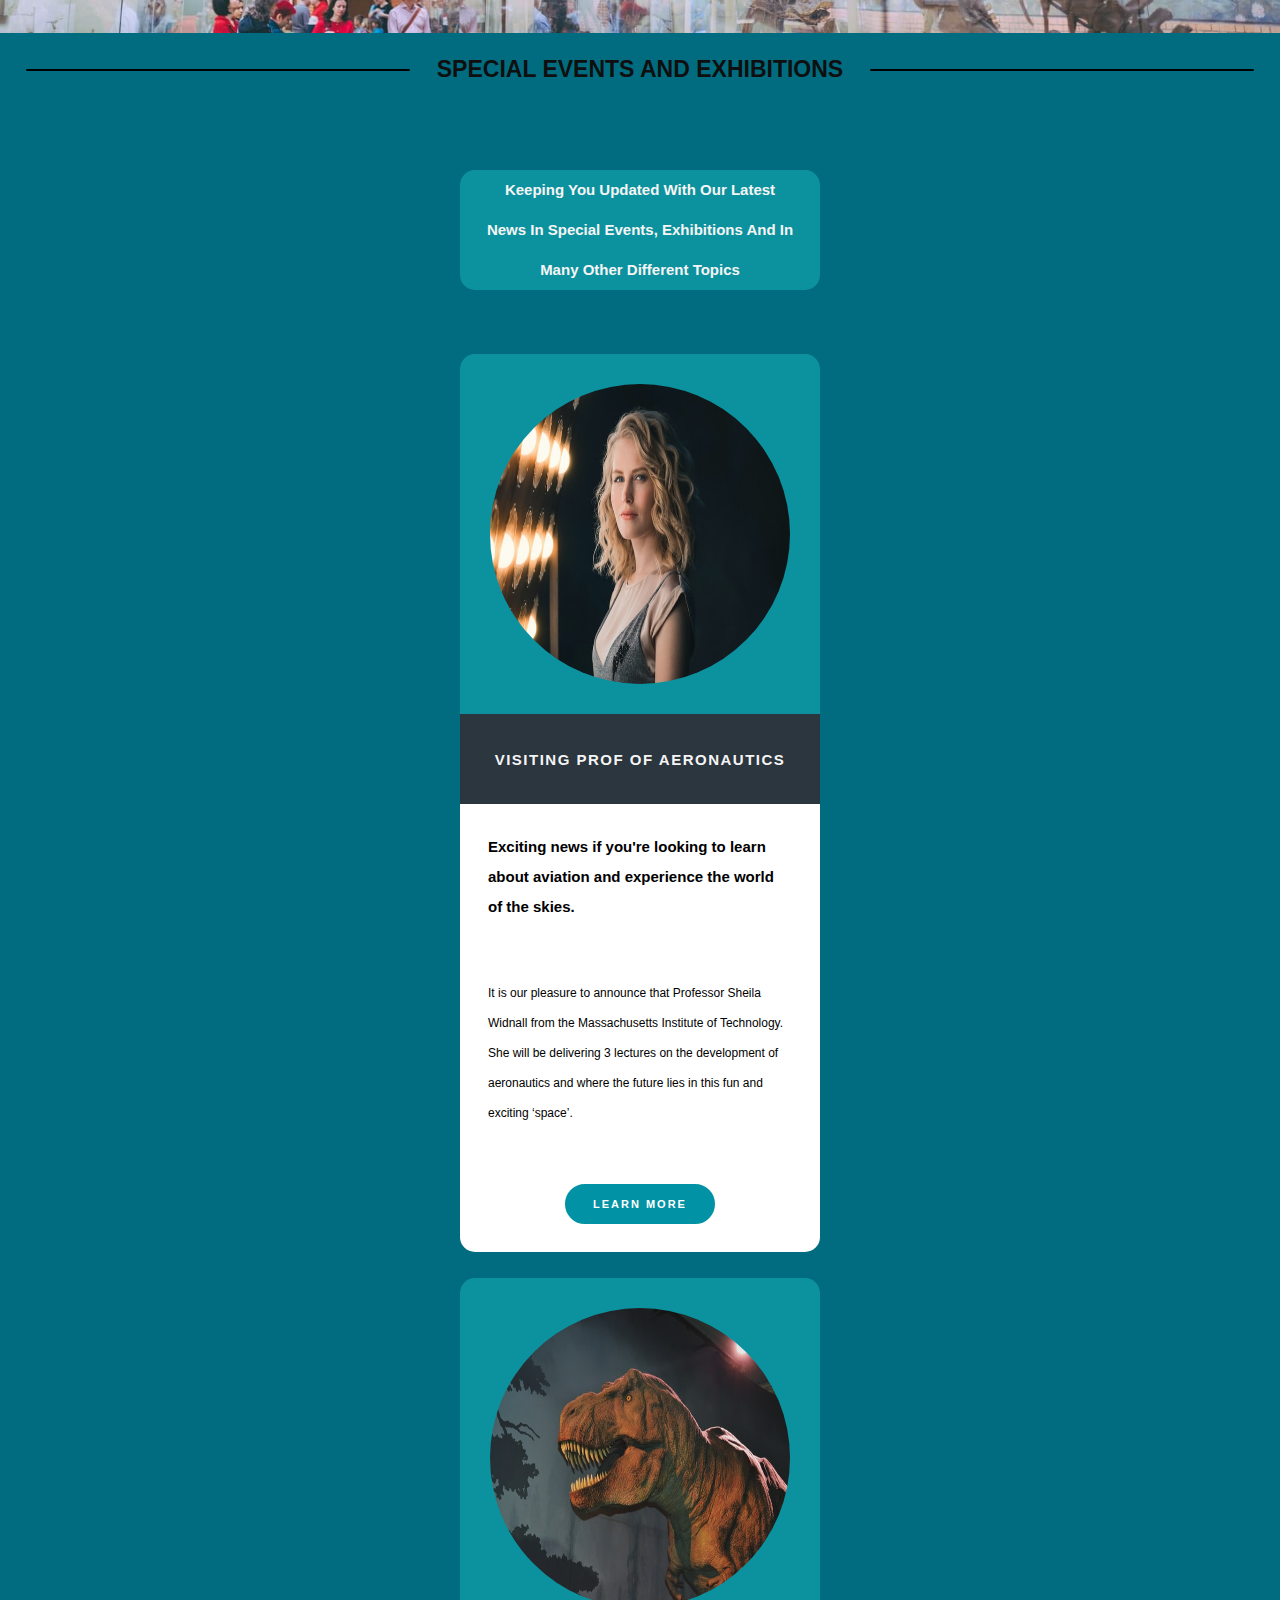
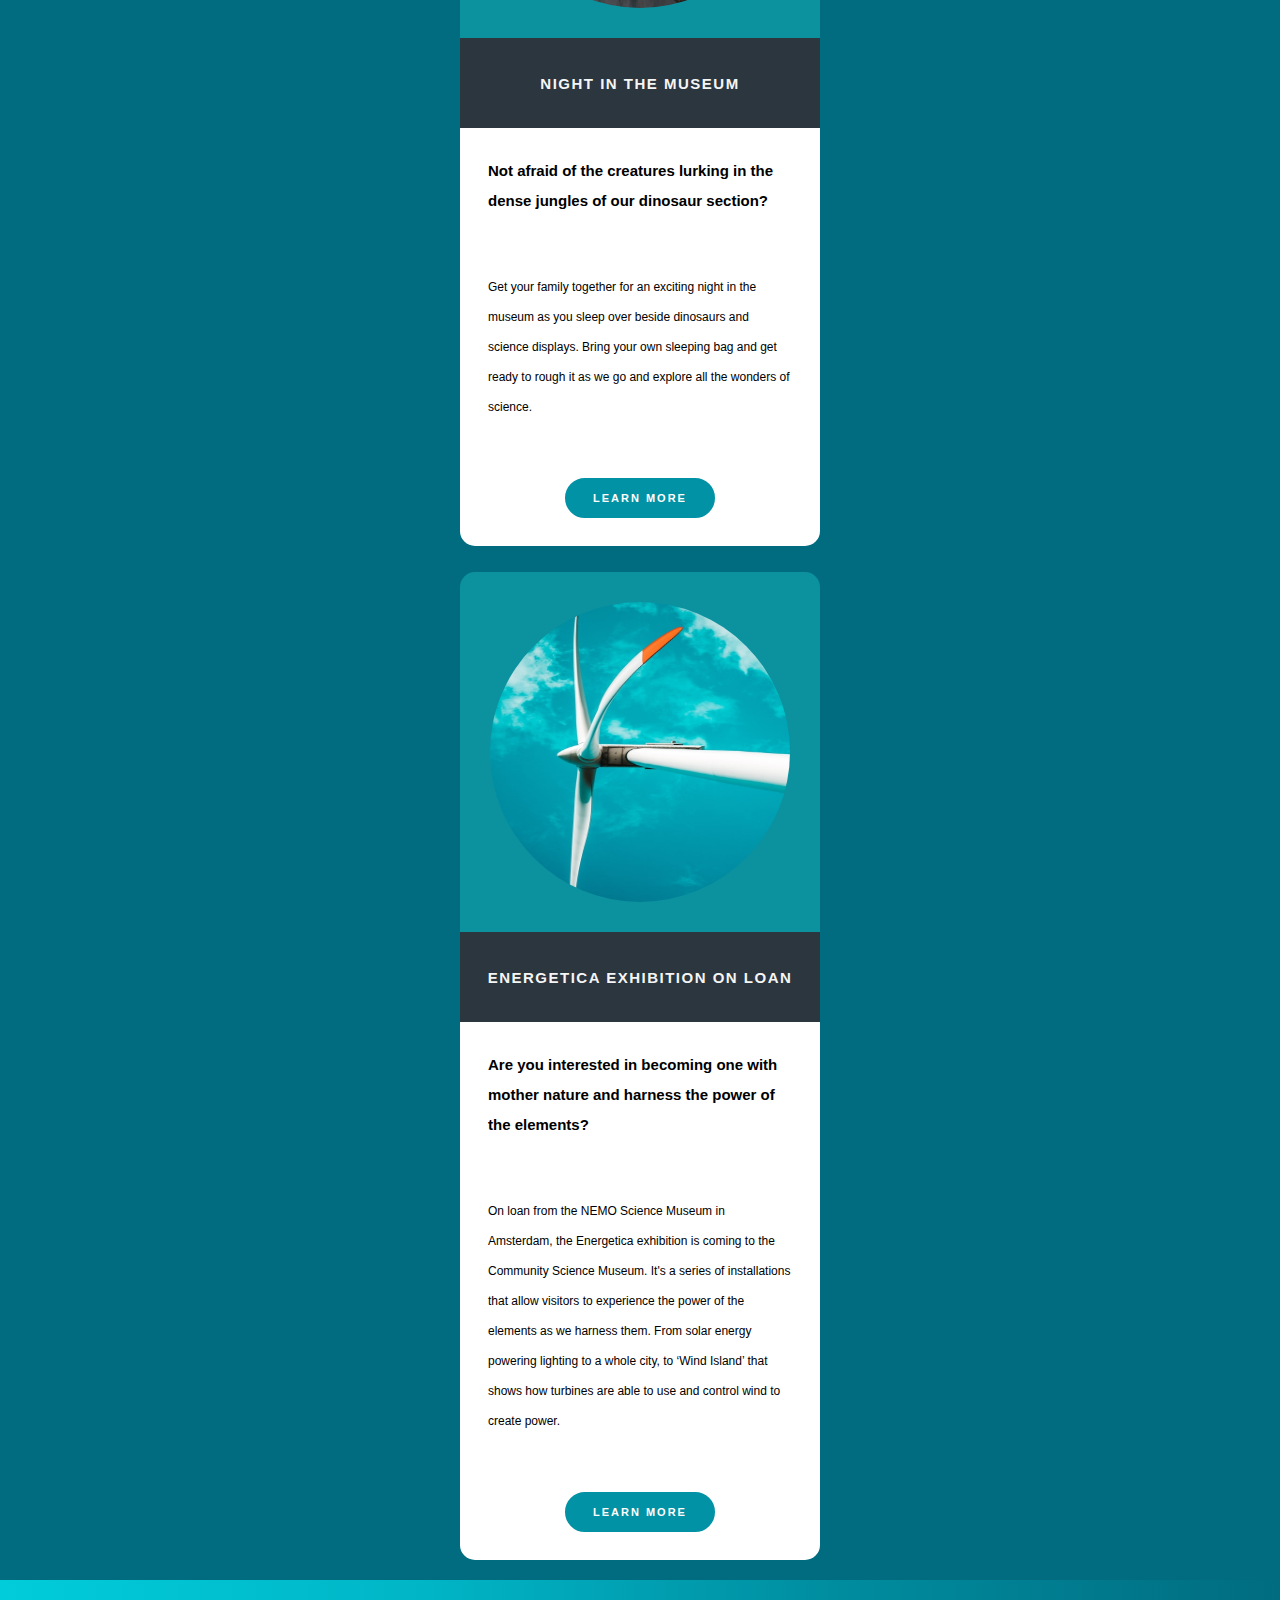
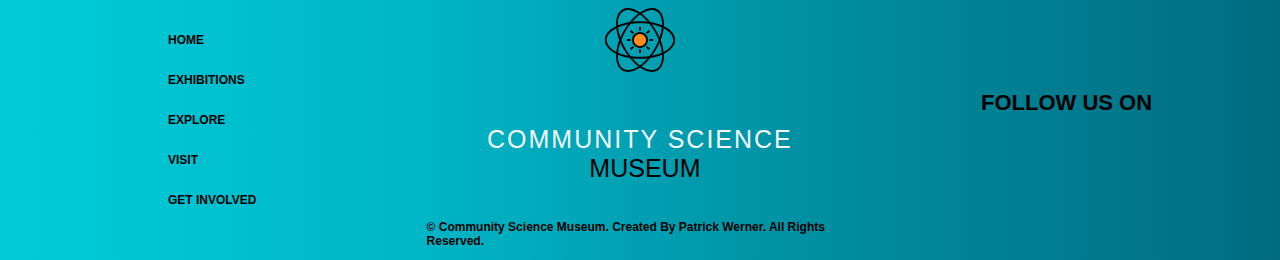
<file: explore.html>
<!DOCTYPE html>
<html lang="en">
    <head>
        <title>Community Science Museum | Explore</title>
        <meta
            name="description"
            content="Explore the countless opportunities in science and techonology at the Community Science Museum.
        Are you a researcher, teacher or just visiting with your family? We're always hosting new and exciting events to enjoy for people in all ages."
        />
        <meta charset="UTF-8" />
        <meta name="viewport" content="width=device-width, initial-scale=1.0" />
        <link rel="stylesheet" href="/css/explore.css" />
        <link
            rel="stylesheet"
            href="https://use.fontawesome.com/releases/v5.15.1/css/all.css"
            integrity="sha384-vp86vTRFVJgpjF9jiIGPEEqYqlDwgyBgEF109VFjmqGmIY/Y4HV4d3Gp2irVfcrp"
            crossorigin="anonymous"
        />
        <link rel="preconnect" href="https://fonts.gstatic.com" />
        <link
            href="https://fonts.googleapis.com/css2?family=Open+Sans:ital,wght@0,300;0,400;0,600;0,700;0,800;1,300;1,400;1,600;1,700;1,800&display=swap"
            rel="stylesheet"
        />
    </head>
    <body>
        <header>
            <div class="nav">
                <a href="index.html"
                    ><img class="logo" src="/images/icon-1719742.svg" alt="Logo of an atom symbol with an orange nucleus" />

                    <p class="logo-text">community science <span>museum</span></p>
                </a>
                <label for="toggle">&#9776;</label>
                <input type="checkbox" id="toggle" />
                <div class="menu">
                    <a href="index.html">home</a>
                    <a href="exhibitions.html">exhibitions</a>
                    <a href="#"><span class="blue-text">explore</span></a>
                    <a href="visit.html">visit</a>
                    <a href="involved.html">get involved</a>
                </div>
            </div>
        </header>
        <section class="explore-section">
            <div class="explore-banner">
                <h2>explore</h2>
            </div>
            <div class="container1">
                <div class="heading">
                    <hr />
                    <h3>what to see</h3>
                    <hr />
                </div>
                <div class="intro-text">
                    <h1>experience our wonderful museum where you can enjoy our latest discoveries in science and technology.</h1>
                </div>
            </div>
            <div class="container2">
                <div class="info-box">
                    <div class="info-container">
                        <div class="img-box">
                            <img
                                src="/images/stem-t4l-wqLswHmf6j4-unsplash.jpg"
                                alt="kid with a blue shirt wearing a black vr headset"
                            />
                        </div>
                        <div class="heading-box">
                            <h2>for kids</h2>
                        </div>
                        <div class="explore-text text-box">
                            <h3>
                                <span class="capital-text">are</span> you a young person looking to learn more about science? Come
                                on down to our museum, there’s plenty to see and do.
                            </h3>
                            <p>
                                <span class="capital-text">you</span> can learn about
                                <span class="capital-text">newtonian</span> physics from our bumper swing, or why not travel back
                                in time and meet our resident <span class="capital-text">wolly mammoth? Our</span> exhibits are
                                designed to be accessible for interested minds, so make sure you come ready to learn and explore.
                            </p>
                            <p>
                                <span class="capital-text">we</span> also have the
                                <span class="capital-text">young stars</span> club which meets once a week on a Saturday between
                                10:00 and 13:00 where you’ll get to explore and experiment with our team of experts.
                                <span class="capital-text">during</span> the school holidays we run special holiday clubs where
                                you can join other children your age to go on a journey of discovery.
                                <span class="capital-text">each</span> holiday we pick a new theme to explore.
                            </p>

                            <p class="bold-text">
                                <span class="capital-text">to</span> find out more about the holiday club and how you can join,
                                <a href="visit.html">send us a message.</a>
                            </p>
                        </div>
                    </div>
                </div>
                <div class="info-box">
                    <div class="info-container">
                        <div class="img-box">
                            <img
                                src="/images/thisisengineering-raeng-TXxiFuQLBKQ-unsplash.jpg"
                                alt="red haired female teacher in front of white board"
                            />
                        </div>
                        <div class="heading-box">
                            <h2>for teachers</h2>
                        </div>
                        <div class="explore-text text-box">
                            <h3>
                                <span class="capital-text">as</span> a community-driven museum, we want to work with schools to
                                create places of learning and exploring.
                            </h3>
                            <p>
                                <span class="capital-text">our</span> team are on hand to give your students guided tours of the
                                museum, teach them in our learning laboratory, and provide great video presentations that will
                                excite and inspire them.
                            </p>

                            <p>
                                <span class="capital-text">please</span> get in touch with us here to find out more about our
                                facilities and to arrange a time to bring your students through for a visit.
                            </p>
                            <p class="bold-text">
                                <span class="capital-text">to</span> find out more about guided tours and how you can join,
                                <a href="visit.html">send us a message.</a>
                            </p>
                        </div>
                    </div>
                </div>
                <div class="info-box">
                    <div class="info-container">
                        <div class="img-box">
                            <img
                                src="/images/you-x-ventures-4-iZ147pSAE-unsplash.jpg"
                                alt="woman in black long sleeve shirt holding pink laptop"
                            />
                        </div>
                        <div class="heading-box">
                            <h2>for researchers</h2>
                        </div>
                        <div class="explore-text text-box">
                            <h3>
                                <span class="capital-text">are</span> you looking to get involved with our team of researchers and
                                academics?
                            </h3>
                            <p>
                                <span class="capital-text">our</span> museum offers various ways for you to use our resources and
                                contribute towards them. <br />
                                <span class="capital-text">we</span> have online records, laboratory space, and a working
                                relationship with a number of universities around the country.
                            </p>
                            <p>
                                <span class="capital-text">occasionally</span> the museum hosts some of the most prestiged
                                academics events in the country. <span class="capital-text">check</span> out our news section to
                                know more about our upcoming special events.
                            </p>
                            <p class="bold-text">
                                <span class="capital-text">to</span> find out more about special events and how you can join,
                                <a href="visit.html">send us a message.</a>
                            </p>
                        </div>
                    </div>
                </div>
            </div>
        </section>
        <section class="news-section">
            <div class="news-banner">
                <h2>news</h2>
            </div>
            <div class="container1">
                <div class="heading">
                    <hr />
                    <h3>special events and exhibitions</h3>
                    <hr />
                </div>
                <div class="intro-text">
                    <h2>
                        <span class="capital-text">keeping</span> you updated with our latest news in
                        <span class="capital-text">special events</span>, <span class="capital-text">exhibitions</span>
                        and in many other different topics
                    </h2>
                </div>
            </div>
            <div class="container2">
                <div class="info-box">
                    <div class="info-container">
                        <div class="img-box">
                            <img
                                src="/images/ilya-pavlov-xE87C_OvVO4-unsplash-min.jpg"
                                alt="woman in white tank top in black background"
                            />
                        </div>
                        <div class="heading-box">
                            <h2>visiting prof of aeronautics</h2>
                        </div>
                        <div class="news-text text-box">
                            <h3>
                                <span class="capital-text">exciting</span> news if you're looking to learn about aviation and
                                experience the world of the skies.
                            </h3>
                            <p>
                                <span class="capital-text">it</span> is our pleasure to announce that
                                <span class="capital-text">Professor sheila widnall</span>
                                from the <span class="capital-text">massachusetts institute</span> of
                                <span class="capital-text">technology.</span> <span class="capital-text">she</span> will be
                                delivering 3 lectures on the development of aeronautics and where the future lies in this fun and
                                exciting ‘space’.
                            </p>
                            <a href="exhibitions.html">
                                <button class="site-btn">learn more</button>
                            </a>
                        </div>
                    </div>
                </div>
                <div class="info-box">
                    <div class="info-container">
                        <div class="img-box">
                            <img
                                src="/images/amy-leigh-barnard-SByb8Ch9XcQ-unsplash-min.jpg"
                                alt="brown and black dinosaur illustration"
                            />
                        </div>
                        <div class="heading-box">
                            <h2>night in the museum</h2>
                        </div>
                        <div class="news-text text-box">
                            <h3>
                                <span class="capital-text">not </span> afraid of the creatures lurking in the dense jungles of our
                                dinosaur section?
                            </h3>
                            <p>
                                <span class="capital-text">get</span> your family together for an exciting night in the museum as
                                you sleep over beside dinosaurs and science displays. <span class="capital-text">bring</span> your
                                own sleeping bag and get ready to rough it as we go and explore all the wonders of science.
                            </p>

                            <a href="exhibitions.html">
                                <button class="site-btn">learn more</button>
                            </a>
                        </div>
                    </div>
                </div>
                <div class="info-box">
                    <div class="info-container">
                        <div class="img-box">
                            <img
                                src="/images/jan-kopriva-emOTmBXaxis-unsplash-min.jpg"
                                alt="white and red metal wind turbine under blue sky"
                            />
                        </div>
                        <div class="heading-box">
                            <h2>energetica exhibition on loan</h2>
                        </div>
                        <div class="news-text text-box">
                            <h3>
                                <span class="capital-text">are</span> you interested in becoming one with mother nature and
                                harness the power of the elements?
                            </h3>
                            <p>
                                <span class="capital-text">on</span> loan from the <span class="uppercase-text">nemo</span>
                                <span class="capital-text">science museum</span> in
                                <span class="capital-text">amsterdam,</span> the
                                <span class="capital-text">energetica</span> exhibition is coming to the
                                <span class="capital-text">community science museum.</span>
                                <span class="capital-text">it's</span> a series of installations that allow visitors to experience
                                the power of the elements as we harness them. <span class="capital-text">from</span> solar energy
                                powering lighting to a whole city, to <span class="capital-text">‘wind island’</span> that shows
                                how turbines are able to use and control wind to create power.
                            </p>
                            <a href="exhibitions.html">
                                <button class="site-btn">learn more</button>
                            </a>
                        </div>
                    </div>
                </div>
            </div>
        </section>
        <footer>
            <div class="footer-section">
                <div class="footer-container1">
                    <div class="footer_logobox-mobile">
                        <img
                            class="footer-logo"
                            src="/images/icon-1719742.svg"
                            alt="Logo of an atom with an orange nucleus centered in the middle."
                        />

                        <p class="footer-logotext">Community Science <span>Museum</span></p>
                    </div>
                    <div class="footer-links">
                        <li>
                            <ul>
                                <a href="index.html">home</a>
                            </ul>
                            <ul>
                                <a href="exhibitions.html">exhibitions</a>
                            </ul>
                            <ul>
                                <a href="explore.html">explore</a>
                            </ul>

                            <ul>
                                <a href="visit.html">visit</a>
                            </ul>
                            <ul>
                                <a href="involved.html">get involved</a>
                            </ul>
                        </li>
                    </div>
                </div>
                <div class="footer-container2">
                    <div class="footer_links-mobile">
                        <li>
                            <ul>
                                <a href="index.html">home</a>
                            </ul>
                            <ul>
                                <a href="exhibitions.html">exhibitions</a>
                            </ul>
                            <ul>
                                <a href="explore.html">explore</a>
                            </ul>

                            <ul>
                                <a href="visit.html">visit</a>
                            </ul>
                            <ul>
                                <a href="involved.html">get involved </a>
                            </ul>
                        </li>
                    </div>
                    <div class="footer-logobox">
                        <img
                            class="footer-logo"
                            src="/images/icon-1719742.svg"
                            alt="Logo of an atom with an orange nucleus centered in the middle."
                        />

                        <p class="footer-logotext">Community Science <span>Museum</span></p>
                    </div>
                    <div class="copyright">
                        <p>© community science museum. created by patrick werner. all rights reserved.</p>
                    </div>
                </div>
                <div class="footer-container3">
                    <div class="social_media-box">
                        <h4>follow us on</h4>
                        <div class="social-media">
                            <i class="fab fa-facebook"></i>
                            <i class="fab fa-twitter"></i>
                            <i class="fab fa-instagram"></i>
                        </div>
                        <div class="copyright-mobile">
                            <p>© community science museum. created by patrick werner. all rights reserved.</p>
                        </div>
                    </div>
                </div>
            </div>
        </footer>
    </body>
</html>
</file>
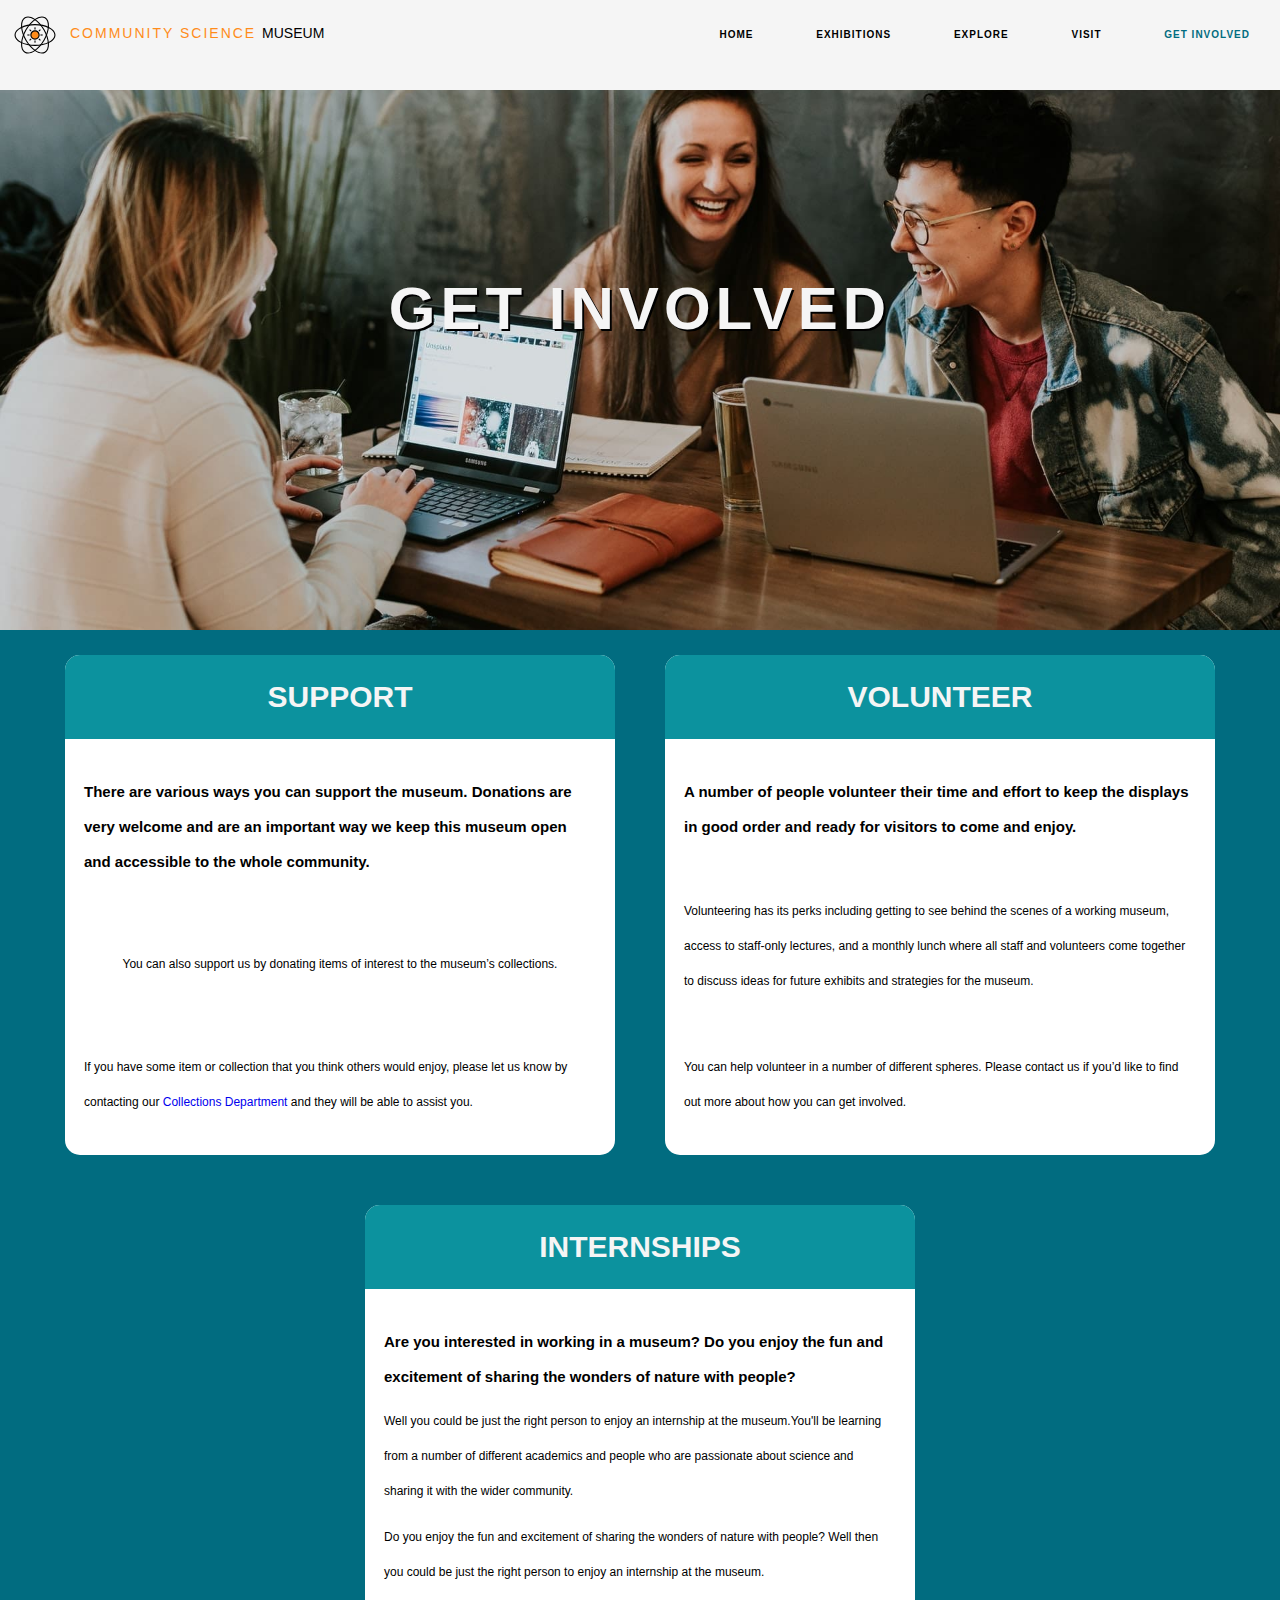
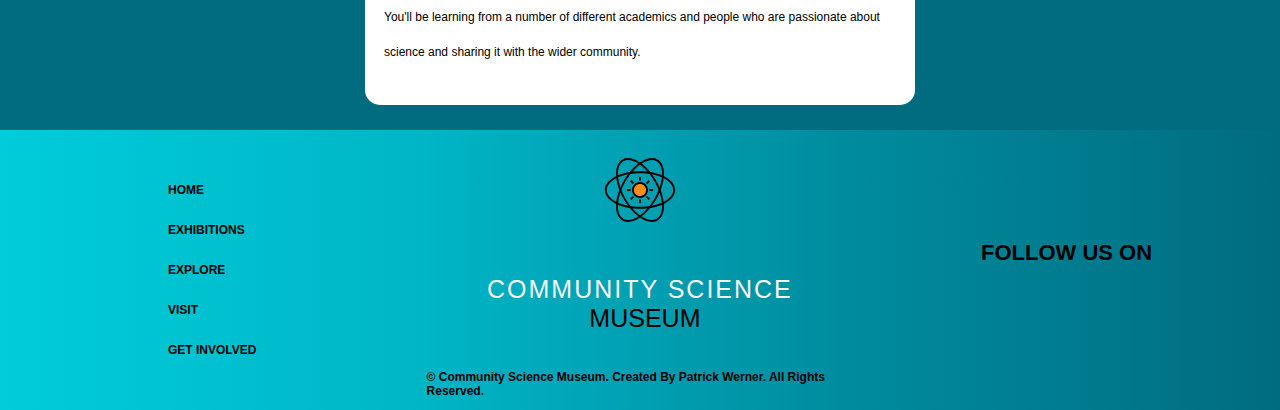
<file: involved.html>
<!DOCTYPE html>
<html lang="en">
    <head>
        <title>Community Science Museum | Get Involved</title>
        <meta
            name="description"
            content="Get involved with us at the Community Science Museum.
        Enjoy the fun and excitement of sharing the wonders of nature. Donations are very welcome, as it helps us stay afloat so we can continue to offer the best science museum experience in the country. "
        />
        <meta charset="UTF-8" />
        <meta name="viewport" content="width=device-width, initial-scale=1.0" />
        <link rel="stylesheet" href="/css/involved.css" />
        <link
            rel="stylesheet"
            href="https://use.fontawesome.com/releases/v5.15.1/css/all.css"
            integrity="sha384-vp86vTRFVJgpjF9jiIGPEEqYqlDwgyBgEF109VFjmqGmIY/Y4HV4d3Gp2irVfcrp"
            crossorigin="anonymous"
        />
        <link rel="preconnect" href="https://fonts.gstatic.com" />
        <link
            href="https://fonts.googleapis.com/css2?family=Open+Sans:ital,wght@0,300;0,400;0,600;0,700;0,800;1,300;1,400;1,600;1,700;1,800&display=swap"
            rel="stylesheet"
        />
    </head>
    <body>
        <header>
            <div class="nav">
                <a href="index.html"
                    ><img class="logo" src="/images/icon-1719742.svg" alt="Logo of an atom symbol with an orange nucleus" />

                    <p class="logo-text">community science <span>museum</span></p>
                </a>
                <label for="toggle">&#9776;</label>
                <input type="checkbox" id="toggle" />
                <div class="menu">
                    <a href="index.html">home</a>
                    <a href="exhibitions.html">exhibitions</a>
                    <a href="explore.html">explore</a>
                    <a href="visit.html">visit</a>
                    <a href="#"><span class="blue-text">get involved</span></a>
                </div>
            </div>
        </header>
        <section class="involved-section">
            <div class="involved-banner">
                <h2>get involved</h2>
            </div>
            <div class="involved-container">
                <div class="involved-box">
                    <div class="heading">
                        <h2>support</h2>
                    </div>
                    <div class="text-box1">
                        <h1 class="bold-text">
                            <span class="capital-text">there</span> are various ways you can support the museum.
                            <span class="capital-text">donations</span> are very welcome and are an important way we keep this
                            museum open and accessible to the whole community.
                        </h1>
                        <p>
                            <span class="capital-text">you</span> can also support us by donating items of interest to the
                            museum’s collections.
                        </p>
                        <p>
                            <span class="capital-text">if</span> you have some item or collection that you think others would
                            enjoy, please let us know by contacting our
                            <span class="capital-text"><a href="visit.html">collections department</a></span> and they will be
                            able to assist you.
                        </p>
                    </div>
                </div>
                <div class="involved-box">
                    <div class="heading">
                        <h2>volunteer</h2>
                    </div>
                    <div class="text-box2">
                        <h3 class="bold-text">
                            <span class="capital-text">a</span> number of people volunteer their time and effort to keep the
                            displays in good order and ready for visitors to come and enjoy.
                        </h3>
                        <p>
                            <span class="capital-text">volunteering</span> has its perks including getting to see behind the
                            scenes of a working museum, access to staff-only lectures, and a monthly lunch where all staff and
                            volunteers come together to discuss ideas for future exhibits and strategies for the museum.
                        </p>
                        <p>
                            <span class="capital-text">you</span> can help volunteer in a number of different spheres.
                            <span class="capital-text">please</span> contact us if you’d like to find out more about how you can
                            get involved.
                        </p>
                    </div>
                </div>
                <div class="involved-box">
                    <div class="heading">
                        <h2>internships</h2>
                    </div>
                    <div class="text-box3">
                        <h3 class="bold-text">
                            <span class="capital-text">are</span> you interested in working in a museum?
                            <span class="capital-text">do</span> you enjoy the fun and excitement of sharing the wonders of nature
                            with people?
                        </h3>

                        <p>
                            <span class="capital-text">well</span> you could be just the right person to enjoy an internship at
                            the museum.<span class="capital-text">you'll</span> be learning from a number of different academics
                            and people who are passionate about science and sharing it with the wider community.
                        </p>

                        <p>
                            <span class="capital-text">do</span> you enjoy the fun and excitement of sharing the wonders of nature
                            with people? <span class="capital-text">well</span> then you could be just the right person to enjoy
                            an internship at the museum.
                        </p>
                        <p>
                            <span class="capital-text">you'll</span> be learning from a number of different academics and people
                            who are passionate about science and sharing it with the wider community.
                        </p>
                    </div>
                </div>
            </div>
        </section>
        <footer>
            <div class="footer-section">
                <div class="footer-container1">
                    <div class="footer_logobox-mobile">
                        <img
                            class="footer-logo"
                            src="/images/icon-1719742.svg"
                            alt="Logo of an atom with an orange nucleus centered in the middle."
                        />

                        <p class="footer-logotext">Community Science <span>Museum</span></p>
                    </div>
                    <div class="footer-links">
                        <li>
                            <ul>
                                <a href="index.html">home</a>
                            </ul>
                            <ul>
                                <a href="exhibitions.html">exhibitions</a>
                            </ul>
                            <ul>
                                <a href="explore.html">explore</a>
                            </ul>

                            <ul>
                                <a href="visit.html">visit</a>
                            </ul>
                            <ul>
                                <a href="involved.html">get involved</a>
                            </ul>
                        </li>
                    </div>
                </div>
                <div class="footer-container2">
                    <div class="footer_links-mobile">
                        <li>
                            <ul>
                                <a href="index.html">home</a>
                            </ul>
                            <ul>
                                <a href="exhibitions.html">exhibitions</a>
                            </ul>
                            <ul>
                                <a href="explore.html">explore</a>
                            </ul>
                            <ul>
                                <a href="visit.html">visit</a>
                            </ul>
                            <ul>
                                <a href="involved.html">get involved</a>
                            </ul>
                        </li>
                    </div>
                    <div class="footer-logobox">
                        <img
                            class="footer-logo"
                            src="/images/icon-1719742.svg"
                            alt="Logo of an atom with an orange nucleus centered in the middle."
                        />

                        <p class="footer-logotext">Community Science <span>Museum</span></p>
                    </div>
                    <div class="copyright">
                        <p>© community science museum. created by patrick werner. all rights reserved.</p>
                    </div>
                </div>
                <div class="footer-container3">
                    <div class="social_media-box">
                        <h4>follow us on</h4>
                        <div class="social-media">
                            <i class="fab fa-facebook"></i>
                            <i class="fab fa-twitter"></i>
                            <i class="fab fa-instagram"></i>
                        </div>
                        <div class="copyright-mobile">
                            <p>© community science museum. created by patrick werner. all rights reserved.</p>
                        </div>
                    </div>
                </div>
            </div>
        </footer>
    </body>
</html>
</file>
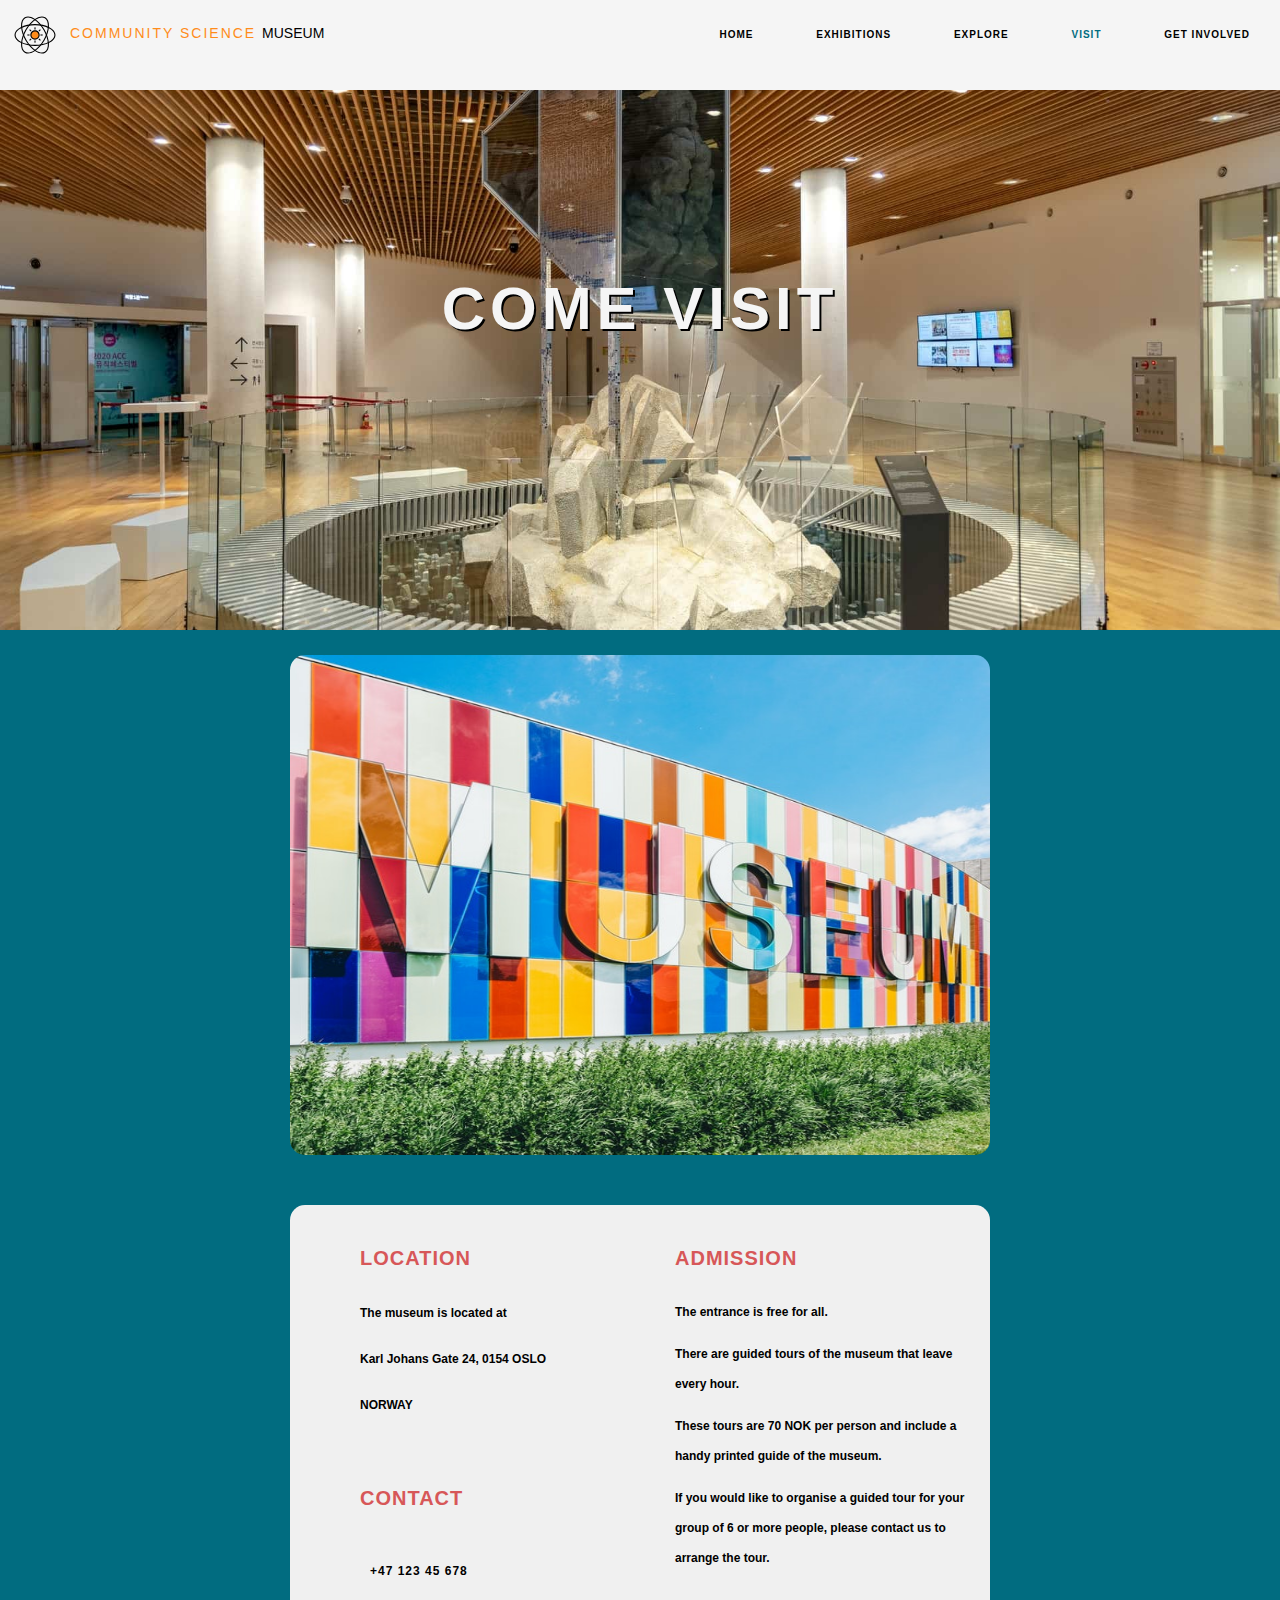
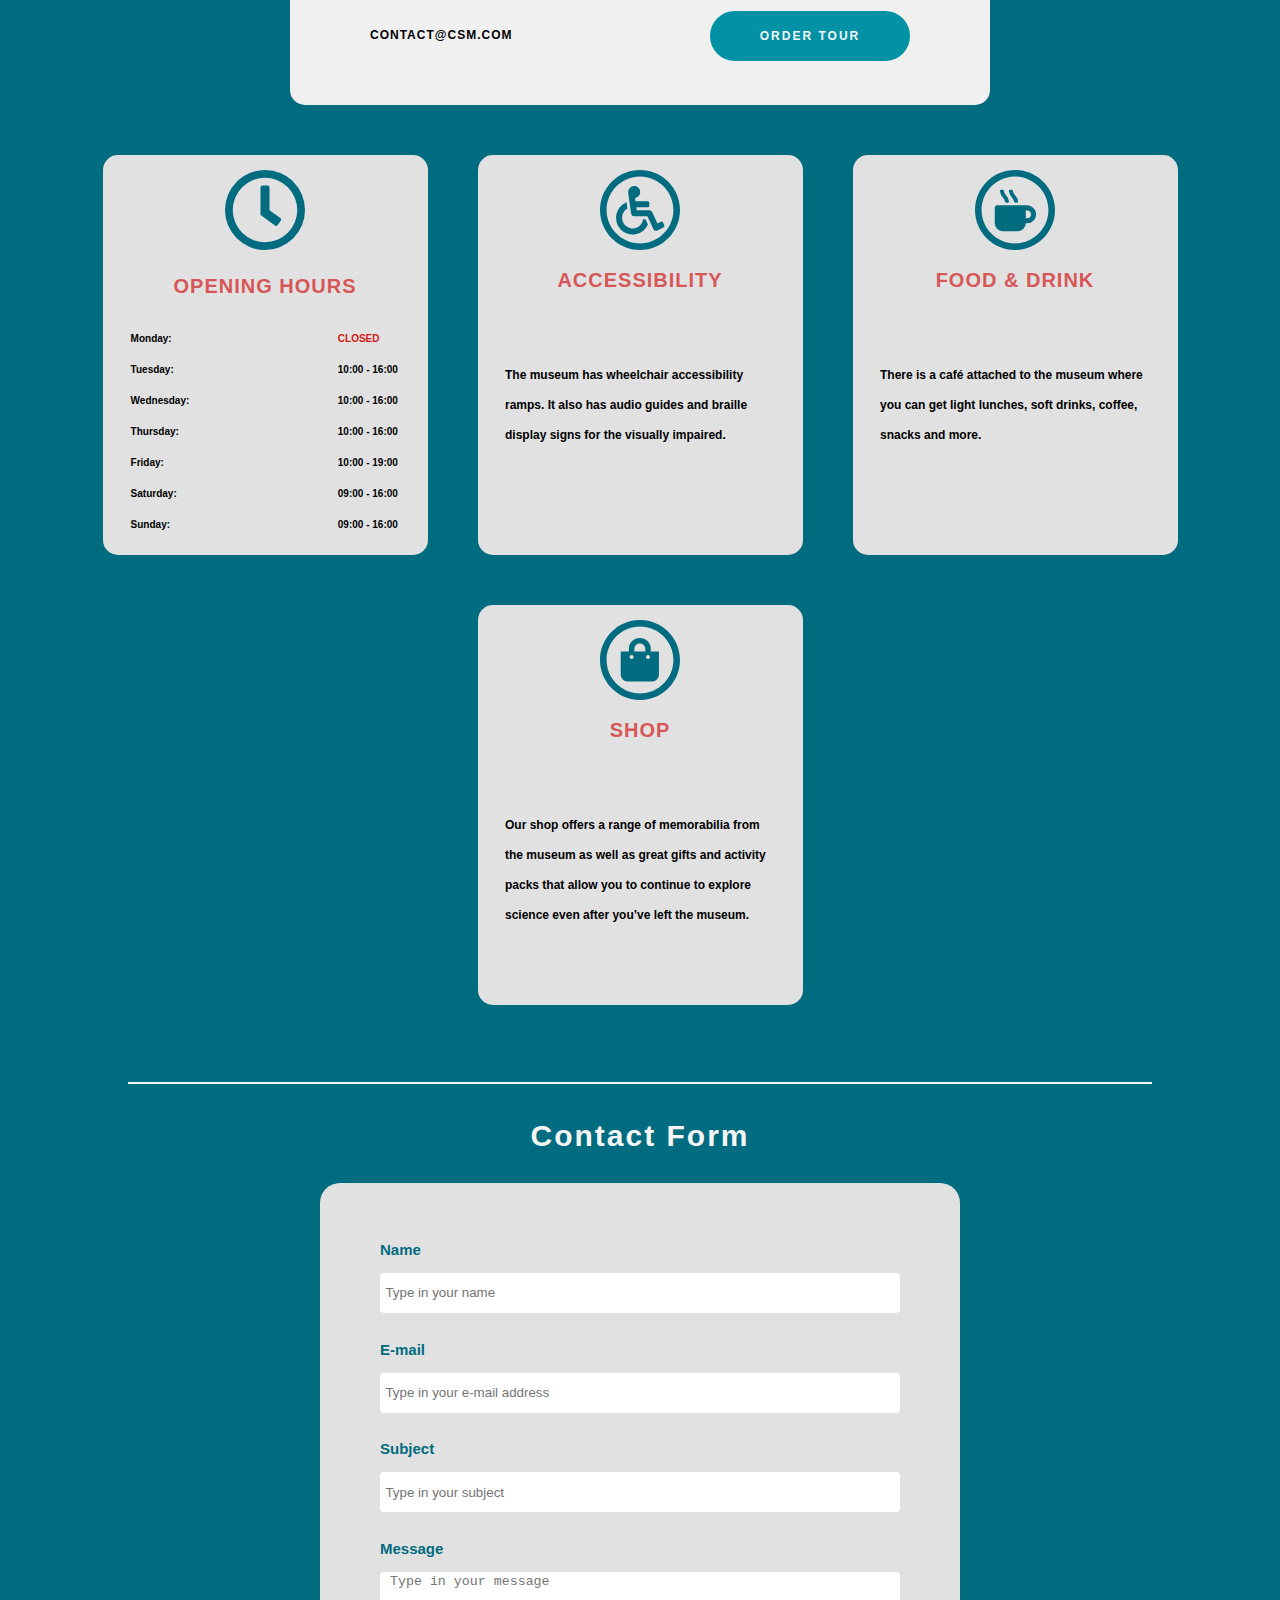
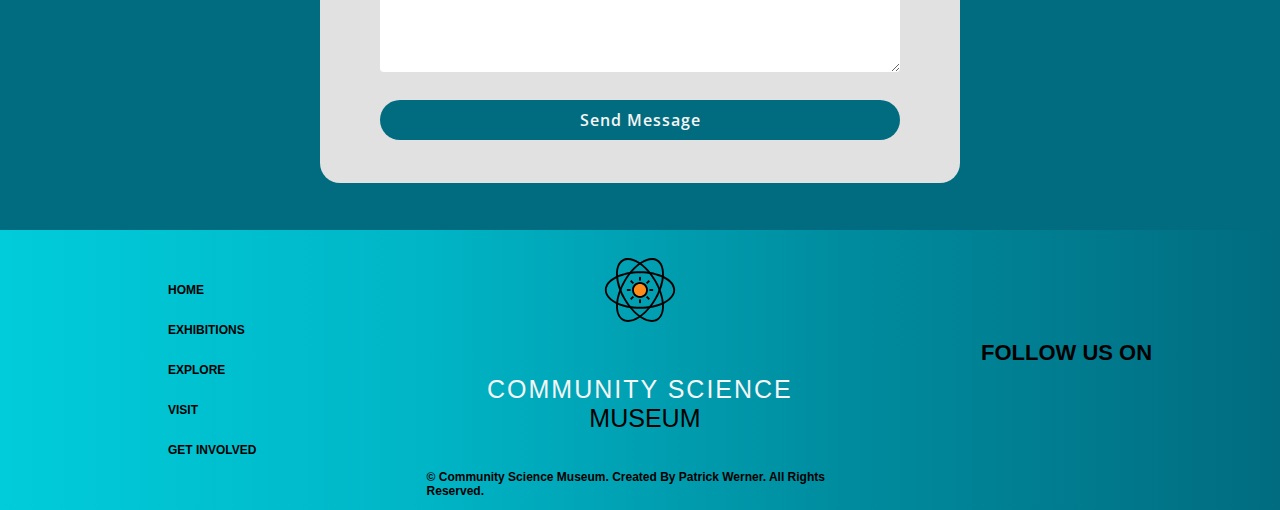
<file: visit.html>
<!DOCTYPE html>
<html lang="en">
    <head>
        <title>Community Science Museum | Visit</title>
        <meta
            name="description"
            content="Visit the futuristic and newly opened Community Science Museum!
        There's a free for all entry, however we can offer insightful guided tours through the world of technology and science. We're opened everyday of the week except monday, also we're hosting inspirational science events on the weekends! Come and visit the wonders of science today. "
        />
        <meta charset="UTF-8" />
        <meta name="viewport" content="width=device-width, initial-scale=1.0" />
        <link rel="stylesheet" href="/css/visit.css" />
        <link
            rel="stylesheet"
            href="https://use.fontawesome.com/releases/v5.15.1/css/all.css"
            integrity="sha384-vp86vTRFVJgpjF9jiIGPEEqYqlDwgyBgEF109VFjmqGmIY/Y4HV4d3Gp2irVfcrp"
            crossorigin="anonymous"
        />
        <link rel="preconnect" href="https://fonts.gstatic.com" />
        <link
            href="https://fonts.googleapis.com/css2?family=Open+Sans:ital,wght@0,300;0,400;0,600;0,700;0,800;1,300;1,400;1,600;1,700;1,800&display=swap"
            rel="stylesheet"
        />
    </head>
    <body>
        <header>
            <div class="nav">
                <a href="index.html"
                    ><img class="logo" src="/images/icon-1719742.svg" alt="Logo of an atom symbol with an orange nucleus" />

                    <p class="logo-text">community science <span>museum</span></p>
                </a>
                <label for="toggle">&#9776;</label>
                <input type="checkbox" id="toggle" />
                <div class="menu">
                    <a href="index.html">home</a>
                    <a href="exhibitions.html">exhibitions</a>
                    <a href="explore.html">explore</a>
                    <a href="#"><span class="blue-text">visit</span></a>
                    <a href="involved.html">get involved</a>
                </div>
            </div>
        </header>
        <section class="visit-section">
            <div class="visit-banner">
                <h2>come visit</h2>
            </div>
            <div class="visit-container1">
                <img
                    src="/images/pexels-scott-webb-137038.jpg"
                    alt="multi colored concrete museum building under blue sky during daytime"
                />
                <div class="main-box">
                    <div class="location_contact-box">
                        <div class="location">
                            <h2 class="heading">location</h2>
                            <p><span class="capital-text">the</span> museum is located at</p>
                            <p>
                                <span class="capital-text">karl johans gate 24, </span>0154
                                <span class="uppercase-text">oslo</span>
                            </p>

                            <p><span class="uppercase-text">norway</span></p>
                        </div>
                        <div class="contact">
                            <h2 class="heading">contact</h2>
                            <div class="phone-box">
                                <i class="fas fa-phone-square-alt"></i>
                                <p class="telephone">+47 123 45 678</p>
                            </div>
                            <div class="mail-box">
                                <i class="far fa-envelope"></i>
                                <p class="email">contact@csm.com</p>
                            </div>
                        </div>
                    </div>
                    <div class="admission-box">
                        <div class="admission-text">
                            <h2 class="heading">admission</h2>
                            <h1>
                                <p><span class="capital-text">the</span> entrance is free for all.</p>
                                <span class="capital-text">there</span> are guided tours of the museum that leave every hour.
                                <p>
                                    <span class="capital-text">these</span> tours are 70 NOK per person and include a handy
                                    printed guide of the museum.
                                </p>
                                <p>
                                    <span class="capital-text">if</span> you would like to organise a guided tour for your group
                                    of 6 or more people, please contact us to arrange the tour.
                                </p>
                            </h1>

                            <a href="#">
                                <button class="site-btn">order tour</button>
                            </a>
                        </div>
                    </div>
                </div>
            </div>
            <div class="visit-container2">
                <div class="info-box">
                    <img id="icon" src="/images/clock-regular.svg" alt="" />
                    <h2 class="heading">opening hours</h2>
                    <div class="hours-box">
                        <div class="hours-container1">
                            <p>Monday:</p>
                            <p>Tuesday:</p>
                            <p>Wednesday:</p>
                            <p>Thursday:</p>
                            <p>Friday:</p>
                            <p>Saturday:</p>
                            <p>Sunday:</p>
                        </div>
                        <div class="hours-container2">
                            <p><span class="red-text uppercase-text">closed</span></p>
                            <p>10:00 - 16:00</p>
                            <p>10:00 - 16:00</p>
                            <p>10:00 - 16:00</p>
                            <p>10:00 - 19:00</p>
                            <p>09:00 - 16:00</p>
                            <p>09:00 - 16:00</p>
                        </div>
                    </div>
                </div>
                <div class="info-box">
                    <img id="icon" src="/images/accessibility-icon.svg" alt="" />

                    <h2 class="heading">accessibility</h2>
                    <div class="info-text">
                        <p>
                            <span class="capital-text">the</span> museum has wheelchair accessibility ramps. It also has audio
                            guides and braille display signs for the visually impaired.
                        </p>
                    </div>
                </div>
                <div class="info-box">
                    <img id="icon" src="/images/food_drink-icon.svg" alt="" />
                    <h2 class="heading">food & drink</h2>
                    <div class="info-text">
                        <p>
                            There is a café attached to the museum where you can get light lunches, soft drinks, coffee, snacks
                            and more.
                        </p>
                    </div>
                </div>
                <div class="info-box">
                    <img id="icon" src="/images/shop-icon.svg" alt="" />
                    <h2 class="heading">shop</h2>
                    <div class="info-text">
                        <p>
                            Our shop offers a range of memorabilia from the museum as well as great gifts and activity packs that
                            allow you to continue to explore science even after you’ve left the museum.
                        </p>
                    </div>
                </div>
            </div>
            <div class="contact-form">
                <hr>
                <h3>Contact Form</h3>
                <form id="contactForm">

                    <div class="input-box">
                        <div class="label">
                            <p>Name</p>
                        </div>
                        <input class="input-form" name="contactName" id="contactName"
                            placeholder=" Type in your name">
                        <div class="form-error" id="contactNameError">Please enter your name</div>
                    </div>

                    <div class="input-box">
                        <div class="label">
                            <p>E-mail</p>
                        </div>
                        <input class="input-form" name="contactEmail" id="contactEmail"
                            placeholder=" Type in your e-mail address" />
                        <div class="form-error" id="contactEmailError">Please enter a valid e-mail address</div>
                    </div>

                    <div class="input-box">
                        <div class="label">
                            <p>Subject</p>
                        </div>
                        <input class="input-form" name="contactSubject" id="contactSubject"
                            placeholder=" Type in your subject">
                        <div class="form-error" id="contactSubjectError">Your subject must be at least 5 characters
                        </div>
                    </div>

                    <div class="input-box">
                        <div class="label">
                            <p>Message</p>
                        </div>
                        <textarea name="contactMessage" id="contactMessage"
                            placeholder=" Type in your message"></textarea>
                        <div class="form-error" id="contactMessageError">Your message must be at least 15 characters
                        </div>
                    </div>

                    <button class="contact-btn" type="submit">Send Message</button>

                </form>

            </div>
        </section>
        <footer>
            <div class="footer-section">
                <div class="footer-container1">
                    <div class="footer_logobox-mobile">
                        <img
                            class="footer-logo"
                            src="/images/icon-1719742.svg"
                            alt="Logo of an atom with an orange nucleus centered in the middle."
                        />

                        <p class="footer-logotext">Community Science <span>Museum</span></p>
                    </div>
                    <div class="footer-links">
                        <li>
                            <ul>
                                <a href="index.html">home</a>
                            </ul>
                            <ul>
                                <a href="exhibitions.html">exhibitions</a>
                            </ul>
                            <ul>
                                <a href="explore.html">explore</a>
                            </ul>

                            <ul>
                                <a href="visit.html">visit</a>
                            </ul>
                            <ul>
                                <a href="involved.html">get involved</a>
                            </ul>
                        </li>
                    </div>
                </div>
                <div class="footer-container2">
                    <div class="footer_links-mobile">
                        <li>
                            <ul>
                                <a href="index.html">home</a>
                            </ul>
                            <ul>
                                <a href="exhibitions.html">exhibitions</a>
                            </ul>
                            <ul>
                                <a href="explore.html">explore</a>
                            </ul>
                            <ul>
                                <a href="visit.html">visit</a>
                            </ul>
                            <ul>
                                <a href="involved.html">get involved</a>
                            </ul>
                        </li>
                    </div>
                    <div class="footer-logobox">
                        <img
                            class="footer-logo"
                            src="/images/icon-1719742.svg"
                            alt="Logo of an atom with an orange nucleus centered in the middle."
                        />

                        <p class="footer-logotext">Community Science <span>Museum</span></p>
                    </div>
                    <div class="copyright">
                        <p>© community science museum. created by patrick werner. all rights reserved.</p>
                    </div>
                </div>
                <div class="footer-container3">
                    <div class="social_media-box">
                        <h4>follow us on</h4>
                        <div class="social-media">
                            <i class="fab fa-facebook"></i>
                            <i class="fab fa-twitter"></i>
                            <i class="fab fa-instagram"></i>
                        </div>
                        <div class="copyright-mobile">
                            <p>© community science museum. created by patrick werner. all rights reserved.</p>
                        </div>
                    </div>
                </div>
            </div>
        </footer>
        <script src="./js/script.js"></script>
    </body>
</html>
</file>
<file: css/styles.css>
/* GLOBAL */
* {
  box-sizing: border-box;
}

html {
  width: 100%;
  height: 100%;
  margin: 0;
  font-size: 62.5%;
}

body {
  font-family: Helvetica Neue, Helvetica, Arial, sans-serif;
  margin: 0;
  background: #d75758;
}

li,
a {
  text-decoration: none;
  list-style: none;
}

/* GLOBAL CLASSES */

.capital-text {
  text-transform: capitalize;
}

.italic-text {
  font-style: italic;
}

.blue-text {
  color: #016c80;
}

.site-btn {
  display: flex;
  flex-direction: column;
  justify-content: center;
  align-items: center;
  padding: 15px;
  width: 200px;
  height: 50px;
  border-radius: 25px;
  font-family: Helvetica Neue, Helvetica, Arial, sans-serif;
  font-size: 1.2rem;
  font-weight: 700;
  letter-spacing: 0.2rem;
  text-transform: uppercase;
  color: whitesmoke;
  background: #0192a5;
  border: 3px solid #0192a5;
  cursor: pointer;
}

.site-btn:hover {
  background: white;
  color: #0192a5;
}

/* HEADER */

.nav {
  background: whitesmoke;
  text-align: right;
  min-height: 10vh;
}

.logo {
  height: 70px;
  width: 70px;
  float: left;
}

.logo-text {
  margin-top: 25px;
  font-family: "Oswald", sans-serif;
  float: left;
  color: #ff8c1a;
  text-align: center;
  letter-spacing: 2px;
  text-transform: uppercase;
  font-size: 1.4rem;
}

.logo-text span {
  color: black;
  letter-spacing: 0;
}

/* HEADER - NAVIGATION */

.menu a {
  clear: right;
  text-transform: uppercase;
  text-decoration: none;
  color: black;
  margin: 0 30px;
  line-height: 70px;
  font-size: 1rem;
  font-weight: 600;
  letter-spacing: 1px;
}

label {
  margin: 0 30px 0 0;
  font-size: 26px;
  line-height: 70px;
  display: none;
  width: 2.6rem;
  float: right;
}

#toggle {
  display: none;
}

/* MAIN PAGE SECTION */

.home-section {
  min-height: 90vh;
  background-image: url(/images/michael-van-kerckhove-iN3xWBNHmnw-unsplash-min-min.jpg);
  background-size: cover;
  background-position: center;
  display: flex;
  flex-direction: column;
  justify-content: space-between;
  width: 100%;
  height: 100%;
}

.home-container1 {
  width: 100%;
  height: 100%;
}

.home-container2 {
  width: 100%;
  height: 100%;
  display: flex;
  justify-content: flex-end;
  align-items: flex-end;
}

.home-textbox1,
.home-textbox2 {
  display: flex;
  flex-direction: column;
  justify-content: space-around;
  align-items: center;
  margin: 20px;
  width: 500px;
  background: rgba(0, 0, 0, 0.8);
  border-radius: 15px;
  text-align: center;
}

.home-textbox1 {
  height: 230px;
}

.home-textbox1 p {
  margin-top: 50px;
  letter-spacing: 1.5px;
  color: white;
  text-transform: uppercase;
  font-size: 1.2rem;
  font-weight: 600;
}

.home-textbox1 h2 {
  color: #d75758;
  font-size: 5rem;
  text-transform: capitalize;
}

.home-textbox2 {
  height: 300px;
}

.home-textbox2 h2 {
  color: whitesmoke;
  text-transform: uppercase;
  font-size: 3rem;
}

.home-textbox2 h1 {
  margin: 0 20px;
  color: whitesmoke;
  letter-spacing: 2px;
  text-align: left;
  line-height: 30px;
  font-size: 1.2rem;
  font-weight: 600;
}

/* DISCOVER SECTION */

.discover-section {
  min-height: 100vh;
  background-image: url(/images/background-2462432_1920-min.jpg);
  background-size: cover;
  background-position: top center;
  display: flex;
  flex-direction: column;
  justify-content: center;
  align-items: center;
}

.discover-container1,
.discover-container2 {
  width: 80%;
  height: auto;
  display: flex;
  flex-direction: row;
  justify-content: space-evenly;
  align-items: center;
}

.discover-textbox1,
.discover-textbox2 {
  width: 600px;
  height: 320px;
  background: #f5f5f5;
  display: flex;
  flex-direction: column;
  align-items: center;
  border-radius: 15px;
}

.discover-textbox1 {
  justify-content: flex-start;
}

.discover-textbox2 {
  justify-content: space-around;
}

.discover-textbox1 h2,
.discover-textbox2 h2 {
  text-transform: uppercase;
  font-size: 2.5rem;
  color: #d75758;
}

.discover-textbox1 h2 {
  margin-top: 7%;
}

.discover-textbox1 p,
.discover-textbox2 p {
  margin: 0 50px;
  font-size: 1.2rem;
  line-height: 30px;
  font-weight: 600;
}

.discover-textbox1 p {
  margin-top: 7%;
}

.discover-container1 img,
.discover-container2 img {
  height: 410px;
  width: 410px;
  border-radius: 50%;
}

.discover_mobile-img {
  display: none;
}

/* LIVE EXHIBITS SECTION */

.live_exhibits-section {
  min-height: 95vh;
  /*background-color: #f2f2f2;*/
  background-image: url(/images/background-2462432_1920-min.jpg);
  background-size: cover;
  background-position: bottom center;
  display: flex;
  flex-direction: column;
  justify-content: space-around;
  align-items: center;
}

.live_exhibits-container1,
.live_exhibits-container2 {
  width: 80%;
  height: auto;
  display: flex;
  flex-direction: row;
  justify-content: space-evenly;
  align-items: center;
}

.live_exhibits-container1 img,
.live_exhibits-container2 img {
  height: 410px;
  width: 410px;
  border-radius: 50%;
}

.live_exhibits-textbox1,
.live_exhibits-textbox2 {
  width: 600px;
  height: 320px;
  background: white;
  display: flex;
  flex-direction: column;
  align-items: center;
  border-radius: 15px;
}

.live_exhibits-textbox1 {
  justify-content: flex-start;
}
.live_exhibits-textbox2 {
  justify-content: space-around;
}

.live_exhibits-textbox1 h2,
.live_exhibits-textbox2 h2 {
  text-transform: uppercase;
  font-size: 2.5rem;
  color: #d75758;
}

.live_exhibits-textbox1 h2 {
  margin-top: 7%;
}

.live_exhibits-textbox1 p,
.live_exhibits-textbox2 p {
  margin: 30px 60px;
  font-size: 1.2rem;
  line-height: 30px;
  font-weight: 600;
}

.live_exhibits-textbox1 p {
  margin-top: 7%;
}

.live_exhibits_mobile-img {
  display: none;
}

/* FOOTER */

.footer-section {
  min-height: 30vh;
  display: flex;
  flex-direction: row;
  width: 100%;
}

.footer-container1,
.footer-container2,
.footer-container3 {
  width: 33.33%;
}

.footer-container1 {
  display: flex;
  justify-content: center;
  align-items: center;
  background-image: linear-gradient(to right, #04dbf9, #da7b7d);
}

.footer-links {
  margin-left: 5%;
  width: 50%;
}

.footer-links a {
  text-transform: uppercase;
  line-height: 30px;
  color: black;
  font-size: 1.2rem;
  font-weight: 700;
}

.footer_links-mobile {
  width: 100%;
  display: flex;
  justify-content: center;
  align-items: center;
}

.footer_links-mobile a {
  text-align: center;
  margin-right: 35px;
  text-transform: uppercase;
  line-height: 30px;
  color: black;
  font-size: 1.2rem;
  font-weight: 700;
}

.footer-links a:hover,
.footer_links-mobile a:hover {
  color: whitesmoke;
}

.footer-container2 {
  display: flex;
  flex-direction: column;
  justify-content: space-between;
  align-items: center;
  background-image: linear-gradient(to right, #da7b7d, #cf454d);
}

.footer-logobox,
.footer_logobox-mobile {
  display: flex;
  flex-direction: column;
  align-items: center;
  justify-content: center;
}

.footer-logo {
  height: 120px;
  width: 120px;
  display: flex;
}

.footer-logotext {
  font-family: "oswald", sans-serif;
  color: whitesmoke;
  letter-spacing: 2px;
  text-transform: uppercase;
  font-size: 2.5rem;
  display: flex;
  flex-direction: column;
  justify-content: center;
  align-items: center;
}

.footer-logotext span {
  margin-left: 10px;
  color: black;
  letter-spacing: 0;
  display: block;
}

.footer-container3 {
  background-image: linear-gradient(to right, #cf454d, #3c022e);
  display: flex;
  justify-content: center;
  align-items: center;
}

.social_media-box {
  height: 250px;
  display: flex;
  flex-direction: column;
  justify-content: center;
  align-items: center;
}

.social_media-box h4 {
  font-size: 2.2rem;
  text-transform: uppercase;
  color: black;
}

.fab {
  font-size: 3rem;
  margin: 20px;
  cursor: pointer;
  color: whitesmoke;
}

.fab:hover {
  color: #04dbf9;
}

.footer_links-mobile,
.footer_logobox-mobile {
  display: none;
}

.copyright,
.copyright-mobile {
  text-transform: capitalize;
  font-weight: 600;
  font-size: 1.2rem;
}

.copyright-mobile {
  display: none;
}

/* MEDIA QUERIES */

@media only screen and (max-width: 930px) {
  /* HEADER / NAV BAR RESPONSIVE MODE */

  label {
    display: block;
    cursor: pointer;
  }

  .menu {
    text-align: center;
    width: 100%;
    display: none;
  }

  .menu a {
    display: block;
    border-bottom: 1px solid #eaeaeb;
    margin: 0;
  }

  .menu a:hover {
    background-color: #f3bf8b;
  }

  #toggle:checked + .menu {
    display: block;
  }

  /* HOME-PAGE RESPONSIVE MODE */

  .home-container1,
  .home-container2 {
    display: flex;
    flex-direction: column;
    align-items: center;
  }

  .home-container2 {
    justify-content: space-around;
  }

  .home-textbox1,
  .home-textbox2 {
    width: 340px;
  }

  .home-textbox1 {
    height: 100%;
  }
  .home-textbox2 {
    height: 300px;
  }

  .home-textbox1 p {
    font-size: 1.2rem;
  }
  .home-textbox1 h2 {
    font-size: 3.5rem;
  }

  .home-textbox2 h2 {
    font-size: 2rem;
  }
  .home-textbox2 h1 {
    margin-left: 16%;
    font-size: 1.2rem;
    line-height: 25px;
  }
}

@media only screen and (max-width: 1200px) {
  /* DISCOVER SECTION / LIVE EXHIBITS SECTION RESPONSIVE MODE */

  .discover-textbox1,
  .discover-textbox2,
  .live_exhibits-textbox1,
  .live_exhibits-textbox2 {
    width: 390px;
    height: 350px;
  }

  .discover-container1 img,
  .discover-container2 img,
  .live_exhibits-container1 img,
  .live_exhibits-container2 img {
    height: 320px;
    width: 320px;
  }

  .discover-textbox1 h2,
  .discover-textbox2 h2,
  .live_exhibits-textbox1 h2,
  .live_exhibits-textbox2 h2 {
    font-size: 2rem;
  }

  .discover-textbox2 p,
  .live_exhibits-textbox2 p {
    margin: 25px 40px;
    font-size: 1.2rem;
    line-height: 25px;
  }

  .discover-textbox1 p,
  .live_exhibits-textbox1 p {
    font-size: 1.2rem;
    line-height: 25px;
    margin: 70px 40px 0 40px;
  }
}

@media only screen and (max-width: 930px) {
  /* DISCOVER / LIVE EXHIBITS SECTION  -  RESPONSIVE MODE */

  .site-btn {
    padding: 5px;
    width: 150px;
    height: 40px;
    font-size: 1.1rem;
    letter-spacing: 0.2rem;
  }

  .discover-section {
    justify-content: space-evenly;
  }

  .discover-container1,
  .discover-container2,
  .live_exhibits-container1,
  .live_exhibits-container2 {
    margin: 10% 0;
    flex-direction: column;
    width: 100%;
    height: 700px;
  }

  .discover-textbox1,
  .discover-textbox2,
  .live_exhibits-textbox1,
  .live_exhibits-textbox2 {
    width: 340px;
    height: 320px;
    margin-bottom: 5%;
  }

  .discover_mobile-img,
  .live_exhibits_mobile-img {
    display: block;
  }

  .discover-img,
  .live_exhibits-img {
    display: none;
  }

  .discover-textbox2 p,
  .live_exhibits-textbox2 p {
    margin: 15px 40px;
  }

  .discover-textbox1 p,
  .live_exhibits-textbox1 p {
    margin: 40px 40px 0px 40px;
  }

  /* FOOTER RESPONSIVE MODE */

  .footer-section {
    flex-direction: column;
  }

  .footer-container1,
  .footer-container2,
  .footer-container3 {
    width: 100%;
    background-image: linear-gradient(to right, #d08587, #d54f55);
  }

  .footer-container2 {
    height: 400px;
    justify-content: center;
  }

  .footer-links,
  .footer-logobox {
    display: none;
  }

  .footer_links-mobile,
  .footer_logobox-mobile {
    display: flex;
    text-align: center;
  }

  .social_media-box {
    justify-content: space-between;
  }

  .copyright-mobile {
    display: block;
    font-size: 0.8rem;
    letter-spacing: 0.5px;
  }

  .copyright {
    display: none;
  }
}
</file>
<file: css/exhibitions.css>
* {
  box-sizing: border-box;
  margin: 0;
}

html {
  width: 100%;
  height: 100%;
  font-size: 62.5%;
  scroll-behavior: smooth;
}

body {
  font-family: Helvetica Neue, Helvetica, Arial, sans-serif;
  margin: 0;
  background: #016c80;
}

li,
a {
  text-decoration: none;
  list-style: none;
}

/* GLOBAL CLASSES */

.text-background {
  text-shadow: 2px 2px #000000;
}

.uppercase-text {
  text-transform: uppercase;
}

.capital-text {
  text-transform: capitalize;
}

.italic-text {
  font-style: italic;
}

.blue-text {
  color: #016c80;
}

.site-btn {
  display: flex;
  flex-direction: column;
  justify-content: center;
  align-items: center;
  padding: 15px;
  width: 200px;
  height: 50px;
  border-radius: 25px;
  font-family: Helvetica Neue, Helvetica, Arial, sans-serif;
  font-size: 1.2rem;
  font-weight: 700;
  letter-spacing: 0.2rem;
  text-transform: uppercase;
  color: whitesmoke;
  background: #0192a5;
  border: 3px solid #0192a5;
  cursor: pointer;
}

.site-btn:hover {
  background: whitesmoke;
  color: #0192a5;
}

/* HEADER */

.nav {
  background: whitesmoke;
  text-align: right;
  min-height: 10vh;
}

.logo {
  height: 70px;
  width: 70px;
  float: left;
}

.logo-text {
  margin-top: 25px;
  font-family: "Oswald", sans-serif;
  float: left;
  color: #ff8c1a;
  text-align: center;
  letter-spacing: 2px;
  text-transform: uppercase;
  font-size: 1.4rem;
}

.logo-text span {
  color: black;
  letter-spacing: 0;
}

/* HEADER - NAVIGATION */

.menu a {
  clear: right;
  text-transform: uppercase;
  text-decoration: none;
  color: black;
  margin: 0 30px;
  line-height: 70px;
  font-size: 1rem;
  font-weight: 600;
  letter-spacing: 1px;
}

label {
  margin: 0 30px 0 0;
  font-size: 24px;
  line-height: 70px;
  display: none;
  width: 2.6rem;
  float: right;
}

#toggle {
  display: none;
}

/* EXHIBITIONS SECTION */

.exhibitions-section {
  width: 100%;
  min-height: 90vh;
  display: flex;
  flex-direction: column;
  background-image: url(/images/pexels-thisisengineering-3913025.jpg);
  background-repeat: no-repeat;
  background-size: cover;
  background-position: center top;
}

.exhibitions-container1 {
  width: 100%;
  min-height: 60vh;
  display: flex;
  flex-direction: row;
  justify-content: space-between;
  align-items: center;
}

.exhibitions-intro {
  margin-left: 20px;
  width: auto;
  height: auto;
  text-shadow: 2px 2px #000000;
}

.exhibitions-intro h2 {
  margin-bottom: 27.5%;
  font-size: 6rem;
  text-transform: uppercase;
  color: whitesmoke;
  letter-spacing: 5px;
}

.exhibitions-textbox {
  margin-right: 20px;
  width: 390px;
  height: 320px;
  border-radius: 15px;
  display: flex;
  flex-direction: column;
  justify-content: space-around;
  align-items: center;
  background: rgba(0, 0, 0, 0.8);
  color: whitesmoke;
}

.exhibitions-textbox h2 {
  text-align: center;
  line-height: 50px;
  font-size: 3rem;
  text-transform: uppercase;
  letter-spacing: 0.1rem;
  color: #0192a5;
}

.exhibitions-textbox h1 {
  margin: 0 20px;
  font-size: 1.2rem;
  line-height: 30px;
  font-weight: 600;
}

.exhibitions-container2 {
  width: 100%;
  min-height: 30vh;
  display: flex;
  justify-content: center;
  align-items: center;
  background: rgba(0, 0, 0, 0.8);
}

.exhibitions-nav {
  width: 20%;
  min-height: 30vh;
  display: flex;
  flex-direction: column;
  align-items: center;
  justify-content: space-evenly;
}

.exhibitions-nav img {
  border-radius: 50%;
  background-size: cover;
  width: 170px;
  height: 170px;
  transition: width 1s, height 1s;
  border: solid 2px whitesmoke;
}

.exhibitions-nav img:hover {
  width: 220px;
  height: 220px;
}

.exhibitions-nav a {
  font-size: 1.5rem;
  color: whitesmoke;
  text-transform: uppercase;
  font-weight: 600;
  letter-spacing: 0.2rem;
}

.exhibitions-nav a:hover {
  color: #0192a5;
}

.exhibitions_mobile-container1,
.exhibitions_mobile-container2 {
  display: none;
}
/* ALL SUB SECTIONS */

.cosmology-box,
.evolution-box,
.biology_medicine-box,
.robotics_ai-box,
.ecology-box {
  width: 100%;
  min-height: 90vh;
  display: flex;
  flex-direction: column;
  justify-content: center;
  align-items: center;
}

/* COSMOLOGY SECTION */

.cosmology-section {
  min-height: 115vh;
  display: flex;
  flex-direction: column;
  align-items: center;
}

.cosmology-banner {
  width: 100%;
  min-height: 40vh;
  background-image: url(/images/richard-gatley-oxgK2f_rxDc-unsplash.jpg);
  background-position: center;
  background-size: cover;
  display: flex;
  align-items: center;
  justify-content: center;
}

.cosmology-banner h2 {
  margin-top: -30px;
  color: whitesmoke;
  font-size: 6rem;
  text-transform: uppercase;
  letter-spacing: 5px;
}

.cosmology-container1,
.cosmology-container2 {
  margin: 5vh;
  width: 80%;
  height: auto;
  display: flex;
  flex-direction: row;
  justify-content: space-evenly;
  align-items: center;
}

.cosmology-container1 img,
.cosmology-container2 img {
  height: 300px;
  width: 300px;
  border-radius: 50%;
  background-size: cover;
}

.cosmology-textbox1,
.cosmology-textbox2 {
  width: 560px;
  height: 300px;
  background: whitesmoke;
  display: flex;
  flex-direction: column;
  justify-content: space-evenly;
  align-items: center;
  border-radius: 15px;
}

.cosmology-textbox1 h2,
.cosmology-textbox2 h2 {
  text-transform: uppercase;
  font-size: 2.5rem;
  color: #0192a5;
}

.cosmology-textbox1 p,
.cosmology-textbox2 p {
  margin: 0px 50px;
  font-size: 1.2rem;
  line-height: 30px;
  font-weight: 600;
}

/* EVOLUTION SECTION */

.evolution-section {
  min-height: 130vh;
  display: flex;
  flex-direction: column;
  align-items: center;
}

.evolution-banner {
  width: 100%;
  min-height: 40vh;
  background-image: url(/images/suzanne-d-williams-VMKBFR6r_jg-unsplash-min.jpg);
  background-size: cover;
  background-position: center;
  background-size: cover;
  display: flex;
  align-items: center;
  justify-content: center;
}

.evolution-banner h2 {
  margin: 0;
  color: whitesmoke;
  font-size: 6rem;
  text-transform: uppercase;
  letter-spacing: 5px;
}

.evolution-container1,
.evolution-container2 {
  margin-top: 5vh;
  width: 80%;
  height: auto;
  display: flex;
  flex-direction: row;
  justify-content: space-evenly;
  align-items: center;
}

.evolution-container1 img,
.evolution-container2 img {
  height: 300px;
  width: 300px;
  border-radius: 50%;
  background-size: cover;
}

.evolution-textbox1,
.evolution-textbox2 {
  width: 560px;
  height: 300px;
  background: whitesmoke;
  display: flex;
  flex-direction: column;
  justify-content: space-evenly;
  align-items: center;
  border-radius: 15px;
}

.evolution-textbox1 h2,
.evolution-textbox2 h2 {
  text-transform: uppercase;
  font-size: 2.5rem;
  color: #0192a5;
}

.evolution-textbox1 p,
.evolution-textbox2 p {
  margin: 0px 50px;
  font-size: 1.2rem;
  line-height: 30px;
  font-weight: 600;
}

/* BIOLOGY AND MEDICINE SECTION */

.biology_medicine-section {
  min-height: 130vh;
  display: flex;
  flex-direction: column;
  align-items: center;
}

.biology_medicine-banner {
  width: 100%;
  min-height: 40vh;
  background-image: url(/images/dna-3656587_1920-min.jpg);
  background-size: cover;
  background-position: center;
  background-size: cover;
  display: flex;
  align-items: center;
  justify-content: center;
}

.biology_medicine-banner h2 {
  margin: 0;
  color: whitesmoke;
  font-size: 6rem;
  text-transform: uppercase;
  letter-spacing: 5px;
}

.biology_medicine-container1,
.biology_medicine-container2 {
  margin-top: 5vh;
  width: 80%;
  height: auto;
  display: flex;
  flex-direction: row;
  justify-content: space-evenly;
  align-items: center;
}

.biology_medicine-container1 img,
.biology_medicine-container2 img {
  height: 300px;
  width: 300px;
  border-radius: 50%;
  background-size: cover;
}

.biology_medicine-textbox1,
.biology_medicine-textbox2 {
  width: 560px;
  height: 300px;
  background: whitesmoke;
  display: flex;
  flex-direction: column;
  justify-content: space-evenly;
  align-items: center;
  border-radius: 15px;
}

.biology_medicine-textbox1 h2,
.biology_medicine-textbox2 h2 {
  text-transform: uppercase;
  font-size: 2.5rem;
  color: #0192a5;
}

.biology_medicine-textbox1 p,
.biology_medicine-textbox2 p {
  margin: 0px 50px;
  font-size: 1.2rem;
  line-height: 30px;
  font-weight: 600;
}

/* ROBOTICS AND AI SECTION */

.robotics_ai-section {
  min-height: 130vh;
  display: flex;
  flex-direction: column;
  align-items: center;
  justify-content: center;
}

.robotics_ai-banner {
  width: 100%;
  min-height: 40vh;
  background-image: url(/images/pexels-thisisengineering-3913025-sideways.jpg);
  background-size: cover;
  background-position: center;
  background-size: cover;
  display: flex;
  align-items: center;
  justify-content: center;
}

.robotics_ai-banner h2 {
  margin: 0;
  color: whitesmoke;
  font-size: 6rem;
  text-transform: uppercase;
  letter-spacing: 5px;
}

.robotics_ai-container1,
.robotics_ai-container2 {
  margin-top: 5vh;
  width: 80%;
  height: auto;
  display: flex;
  flex-direction: row;
  justify-content: space-evenly;
  align-items: center;
}

.robotics_ai-container1 img,
.robotics_ai-container2 img {
  height: 300px;
  width: 300px;
  border-radius: 50%;
  background-size: cover;
}

.robotics_ai-textbox1,
.robotics_ai-textbox2 {
  width: 560px;
  height: 300px;
  background: whitesmoke;
  display: flex;
  flex-direction: column;
  justify-content: space-evenly;
  align-items: center;
  border-radius: 15px;
}

.robotics_ai-textbox1 h2,
.robotics_ai-textbox2 h2 {
  text-transform: uppercase;
  font-size: 2.5rem;
  color: #0192a5;
}

.robotics_ai-textbox1 p,
.robotics_ai-textbox2 p {
  margin: 0px 50px;
  font-size: 1.2rem;
  line-height: 30px;
  font-weight: 600;
}

/* ECOLOGY SECTION */

.ecology-section {
  min-height: 130vh;
  display: flex;
  flex-direction: column;
  align-items: center;
  justify-content: center;
}

.ecology-banner {
  width: 100%;
  min-height: 40vh;
  background-image: url(/images/shahadat-rahman-7NgccS8ukSY-unsplash-min.jpg);
  background-size: cover;
  background-position: center;
  display: flex;
  align-items: center;
  justify-content: center;
}

.ecology-banner h2 {
  margin: 0;
  color: whitesmoke;
  font-size: 6rem;
  text-transform: uppercase;
  letter-spacing: 5px;
}

.ecology-container1,
.ecology-container2 {
  margin-top: 5vh;
  width: 80%;
  height: auto;
  display: flex;
  flex-direction: row;
  justify-content: space-evenly;
  align-items: center;
}

.ecology-container1 img,
.ecology-container2 img {
  height: 300px;
  width: 300px;
  border-radius: 50%;
  background-size: cover;
}

.ecology-textbox1,
.ecology-textbox2 {
  width: 560px;
  height: 300px;
  background: whitesmoke;
  display: flex;
  flex-direction: column;
  justify-content: space-evenly;
  align-items: center;
  border-radius: 15px;
}

.ecology-textbox1 h2,
.ecology-textbox2 h2 {
  text-transform: uppercase;
  font-size: 2.5rem;
  color: #0192a5;
}

.ecology-textbox1 p,
.ecology-textbox2 p {
  margin: 0px 50px;
  font-size: 1.2rem;
  line-height: 30px;
  font-weight: 600;
}

.cosmology_mobile-img,
.evolution_mobile-img,
.biology_medicine_mobile-img,
.robotics_ai_mobile-img,
.ecology_mobile-img {
  display: none;
}

/* FOOTER */

.footer-section {
  min-height: 30vh;
  display: flex;
  flex-direction: row;
  width: 100%;
}

.footer-container1,
.footer-container2,
.footer-container3 {
  width: 33.33%;
}

.footer-container1 {
  display: flex;
  justify-content: center;
  align-items: center;
  background-image: linear-gradient(to right, #01ccda, #00b5c6);
}

.footer-links {
  margin-left: 10%;
  width: 50%;
}

.footer-links a {
  text-transform: uppercase;
  line-height: 40px;
  color: black;
  font-size: 1.2rem;
  font-weight: 700;
}

.footer_links-mobile {
  width: 100%;
  display: flex;
  justify-content: center;
  align-items: center;
}

.footer_links-mobile a {
  text-align: center;
  margin-right: 35px;
  text-transform: uppercase;
  line-height: 40px;
  color: black;
  font-size: 1.2rem;
  font-weight: 700;
}

.footer-links a:hover,
.footer_links-mobile a:hover {
  color: whitesmoke;
}

.footer-container2 {
  display: flex;
  flex-direction: column;
  justify-content: space-between;
  align-items: center;
  background-image: linear-gradient(to right, #00b5c6, #008b9e);
}

.footer-logobox,
.footer_logobox-mobile {
  display: flex;
  flex-direction: column;
  align-items: center;
  justify-content: center;
}

.footer-logo {
  height: 120px;
  width: 120px;
  display: flex;
}

.footer-logotext {
  margin-top: 25px;
  font-family: "oswald", sans-serif;
  color: whitesmoke;
  letter-spacing: 2px;
  text-transform: uppercase;
  font-size: 2.5rem;
  display: flex;
  flex-direction: column;
  justify-content: center;
  align-items: center;
}

.footer-logotext span {
  margin-left: 10px;
  color: black;
  letter-spacing: 0;
  display: block;
}

.footer-container3 {
  background-image: linear-gradient(to right, #008b9e, #016c80);
  display: flex;
  justify-content: center;
  align-items: center;
}

.social_media-box {
  height: 250px;
  display: flex;
  flex-direction: column;
  justify-content: center;
  align-items: center;
}

.social_media-box h4 {
  font-size: 2.2rem;
  text-transform: uppercase;
  color: black;
}

.fab {
  font-size: 3rem;
  margin: 20px;
  cursor: pointer;
  color: whitesmoke;
}

.fab:hover {
  color: #04e9f9;
}

.footer_links-mobile,
.footer_logobox-mobile {
  display: none;
}

.copyright,
.copyright-mobile {
  margin-bottom: 8px;
  text-transform: capitalize;
  font-weight: 600;
  font-size: 1.2rem;
}

.copyright-mobile {
  display: none;
}

/* MEDIA QUERIES */

@media only screen and (max-width: 1200px) {
  /* EXHIBITIONS, COSMOLOGY, EVOLUTION, BIOLOGY/MEDICINE, 
    ROBOTICS/AI AND ECOLOGY SECTIONS RESPONSIVE MODE (TABLET VIEW) */

  .exhibitions-container1 {
    flex-direction: column;
    justify-content: space-evenly;
  }

  .exhibitions-textbox {
    margin-right: 0;
  }

  .exhibitions-intro {
    margin-left: 0;
  }

  .exhibitions-nav img {
    width: 120px;
    height: 120px;
  }

  .exhibitions-nav img:hover {
    width: 170px;
    height: 170px;
  }

  .exhibitions-nav a {
    font-size: 1rem;
  }

  .cosmology-textbox1,
  .cosmology-textbox2,
  .evolution-textbox1,
  .evolution-textbox2,
  .biology_medicine-textbox1,
  .biology_medicine-textbox2,
  .robotics_ai-textbox1,
  .robotics_ai-textbox2,
  .ecology-textbox1,
  .ecology-textbox2 {
    width: 330px;
    height: 310px;
  }

  .cosmology-textbox1 h2,
  .evolution-textbox1 h2,
  .biology_medicine-textbox1 h2,
  .robotics_ai-textbox1 h2,
  .ecology-textbox1 h2 {
    font-size: 2rem;
  }

  .cosmology-textbox1 p,
  .cosmology-textbox2 p,
  .evolution-textbox1 p,
  .evolution-textbox2 p,
  .biology_medicine-textbox1 p,
  .biology_medicine-textbox2 p,
  .robotics_ai-textbox1 p,
  .robotics_ai-textbox2 p,
  .ecology-textbox1 p,
  .ecology-textbox2 p {
    margin: 25px 20px;
    font-size: 1.1rem;
    line-height: 25px;
  }
}

@media only screen and (max-width: 930px) {
  /* HEADER/NAV BAR RESPONSIVE MODE */

  label {
    display: block;
    cursor: pointer;
  }

  .menu {
    text-align: center;
    width: 100%;
    display: none;
  }

  .menu a {
    display: block;
    border-bottom: 1px solid #eaeaeb;
    margin: 0;
  }

  .menu a:hover {
    background-color: #f3bf8b;
  }

  #toggle:checked + .menu {
    display: block;
  }

  /* EXHIBITIONS, COSMOLOGY, EVOLUTION, BIOLOGY/MEDICINE, 
    ROBOTICS/AI AND ECOLOGY SECTIONS RESPONSIVE MODE (MOBILE VIEW) */

  .site-btn {
    padding: 5px;
    width: 150px;
    height: 40px;
    font-size: 1.1rem;
    letter-spacing: 0.2rem;
  }

  .exhibitions-intro h2,
  .cosmology-banner h2,
  .evolution-banner h2,
  .biology_medicine-banner h2,
  .robotics_ai-banner h2,
  .ecology-banner h2 {
    font-size: 2.5rem;
  }

  .exhibitions-textbox {
    width: 340px;
    height: 280px;
  }

  .exhibitions-textbox h2 {
    line-height: 30px;
    font-size: 2rem;
  }

  .exhibitions-textbox h1 {
    margin: 0 30px;
    line-height: 30px;
  }

  .exhibitions-nav {
    min-height: 15vh;
  }

  .exhibitions-nav img {
    width: 80px;
    height: 80px;
  }

  .exhibitions-nav img:hover {
    width: 100px;
    height: 100px;
  }

  .exhibitions-nav a {
    font-size: 1rem;
    text-align: center;
  }

  .exhibitions-container2 {
    display: none;
  }

  .exhibitions_mobile-container1,
  .exhibitions_mobile-container2 {
    display: flex;
    justify-content: space-evenly;
    align-items: center;
    width: 100%;
    min-height: 15vh;
    background: rgba(0, 0, 0, 0.8);
  }

  .cosmology-box,
  .evolution-box,
  .biology_medicine-box,
  .robotics_ai-box,
  .ecology-box {
    width: 100%;
    min-height: auto;
    display: flex;
    flex-direction: column;
    justify-content: center;
    align-items: center;
  }

  .cosmology-container1,
  .cosmology-container2,
  .evolution-container1,
  .evolution-container2,
  .biology_medicine-container1,
  .biology_medicine-container2,
  .robotics_ai-container1,
  .robotics_ai-container2,
  .ecology-container1,
  .ecology-container2 {
    margin: 10% 0;
    width: 100%;
    flex-direction: column;
  }

  .cosmology-textbox1,
  .cosmology-textbox2,
  .evolution-textbox1,
  .evolution-textbox2,
  .biology_medicine-textbox1,
  .biology_medicine-textbox2,
  .robotics_ai-textbox1,
  .robotics_ai-textbox2,
  .ecology-textbox1,
  .ecology-textbox2 {
    width: 340px;
    height: 320px;
  }

  .cosmology-container1 img,
  .cosmology-container2 img,
  .evolution-container1 img,
  .evolution-container2 img,
  .biology_medicine-container1 img,
  .biology_medicine-container2 img,
  .robotics_ai-container1 img,
  .robotics_ai-container2 img,
  .ecology-container1 img,
  .ecology-container2 img {
    margin: 20px;
  }

  .cosmology_mobile-img,
  .evolution_mobile-img,
  .biology_medicine_mobile-img,
  .robotics_ai_mobile-img,
  .ecology_mobile-img {
    display: block;
  }

  .cosmology-img,
  .evolution-img,
  .biology_medicine-img,
  .robotics_ai-img,
  .ecology-img {
    display: none;
  }

  .cosmology-textbox1 h2,
  .evolution-textbox1 h2,
  .biology_medicine-textbox1 h2,
  .robotics_ai-textbox1 h2,
  .ecology-textbox1 h2 {
    font-size: 1.8rem;
  }

  /* FOOTER RESPONSIVE MODE */

  .footer-section {
    flex-direction: column;
  }

  .footer-container1,
  .footer-container2,
  .footer-container3 {
    width: 100%;
    background-image: linear-gradient(to right, #0192a5, #0192a5);
  }

  .footer-container2 {
    height: 425px;
    justify-content: center;
  }

  .footer-links,
  .footer-logobox {
    display: none;
  }

  .footer_links-mobile,
  .footer_logobox-mobile {
    display: flex;
    text-align: center;
  }

  .social_media-box {
    justify-content: space-between;
  }

  .copyright-mobile {
    display: block;
    font-size: 0.8rem;
    letter-spacing: 0.5px;
  }

  .copyright {
    display: none;
  }
}
</file>
<file: css/explore.css>
* {
  box-sizing: border-box;
}

html {
  width: 100%;
  height: 100%;
  margin: 0;
  font-size: 62.5%;
}

body {
  font-family: Helvetica Neue, Helvetica, Arial, sans-serif;
  margin: 0;
  background: #016c80;
}

li,
a {
  text-decoration: none;
  list-style: none;
}

/* GLOBAL CLASSES */

.uppercase-text {
  text-transform: uppercase;
}

.bold-text {
  font-weight: 700;
}

.capital-text {
  text-transform: capitalize;
}

.italic-text {
  font-style: italic;
}

.blue-text {
  color: #016c80;
}

.site-btn {
  display: flex;
  flex-direction: column;
  justify-content: center;
  align-items: center;
  padding: 15px;
  width: 200px;
  height: 50px;
  border-radius: 25px;
  font-family: Helvetica Neue, Helvetica, Arial, sans-serif;
  font-size: 1.2rem;
  font-weight: 700;
  letter-spacing: 0.2rem;
  text-transform: uppercase;
  color: white;
  background: #0192a5;
  border: 3px solid #0192a5;
  cursor: pointer;
}

.site-btn:hover {
  background: whitesmoke;
  color: #0192a5;
}

/* HEADER */

.nav {
  background: whitesmoke;
  text-align: right;
  min-height: 10vh;
}

.logo {
  height: 70px;
  width: 70px;
  float: left;
}

.logo-text {
  margin-top: 25px;
  font-family: "Oswald", sans-serif;
  float: left;
  color: #ff8c1a;
  text-align: center;
  letter-spacing: 2px;
  text-transform: uppercase;
  font-size: 1.4rem;
}

.logo-text span {
  color: black;
  letter-spacing: 0;
}

/* HEADER - NAVIGATION */

.menu a {
  clear: right;
  text-transform: uppercase;
  text-decoration: none;
  color: black;
  margin: 0 30px;
  line-height: 70px;
  font-size: 1rem;
  font-weight: 600;
  letter-spacing: 1px;
}

label {
  margin: 0 30px 0 0;
  font-size: 26px;
  line-height: 70px;
  display: none;
  width: 2.6rem;
  float: right;
}

#toggle {
  display: none;
}

/* EXPLORE/NEWS SECTION */

.explore-section. .news-section {
  min-height: auto;
}

.explore-banner,
.news-banner {
  display: flex;
  justify-content: center;
  align-items: center;
  width: 100%;
  min-height: 60vh;
  background-size: cover;
  background-repeat: no-repeat;
  background-position: center;
}

.explore-banner {
  background-image: url(/images/michal-parzuchowski-BNvk1zqEAjc-unsplash-min-min.jpg);
}

.news-banner {
  background-image: url(/images/arseny-togulev-Ch2kxtjeEEc-unsplash-min-min-min.jpg);
}

.explore-banner h2,
.news-banner h2 {
  margin-bottom: 12%;
  font-size: 6rem;
  text-transform: uppercase;
  font-weight: 600;
  text-shadow: 2px 2px black;
  color: whitesmoke;
  letter-spacing: 5px;
}

/* EXPLORE/NEWS SECTION --> CONTAINER 1  */

.container1 {
  min-height: 30vh;
  display: flex;
  flex-direction: column;
  align-items: center;
  justify-content: space-evenly;
}

.heading {
  display: flex;
  flex-direction: row;
  justify-content: center;
  align-items: center;
  width: 100%;
}

.heading hr {
  height: 2px;
  width: 30%;
  color: black;
  background: black;
  border: none;
  border-radius: 5px;
}

.heading h3 {
  font-size: 4rem;
  color: rgb(15, 15, 15);
  text-align: center;
  text-transform: uppercase;
}

.intro-text {
  height: auto;
  display: flex;
  justify-content: center;
  align-items: center;
  /*width: 87.5%;*/
  width: 1310px;
  background: #0c929e;
  border-radius: 15px;
  text-align: center;
}

.intro-text h2,
.intro-text h1 {
  margin: 0 20px;
  font-size: 2rem;
  line-height: 80px;
  color: whitesmoke;
  text-align: center;
  text-transform: capitalize;
}

/* EXPLORE/NEWS SECTION --> CONTAINER 2  */

.container2 {
  display: flex;
  flex-direction: row;
  align-items: center;
  justify-content: center;
  width: 100%;
  min-height: 30vh;
}

.info-box {
  display: flex;
  width: 25%;
  height: 100%;
  flex-direction: column;
  align-items: center;
  justify-content: center;
}

.info-container {
  width: 360px;
  min-height: 100vh;
  border-radius: 15px;
  display: flex;
  flex-direction: column;
  justify-content: center;
  align-items: center;
}

.img-box {
  width: 360px;
  background: #0c929e;
  height: 360px;
  display: flex;
  flex-direction: column;
  justify-content: center;
  align-items: center;
  border-top-left-radius: 15px;
  border-top-right-radius: 15px;
}

.img-box img {
  width: 300px;
  height: 300px;
  background-size: cover;
  background-position: center;
  border-radius: 50%;
}

.text-box {
  margin-bottom: 20px;
  display: flex;
  flex-direction: column;
  justify-content: space-between;
  align-items: center;
  width: 100%;
  background: white;
  border-bottom-left-radius: 15px;
  border-bottom-right-radius: 15px;
}

.explore-text {
  height: 800px;
}

.news-text {
  height: 600px;
}

.text-box h2,
.text-box h3,
.text-box p,
.text-box button {
  margin: 28px;
  text-align: left;
  line-height: 30px;
}

.text-box h3 {
  font-size: 1.5rem;
}

.text-box p {
  font-size: 1.2rem;
}

.heading-box {
  width: 100%;
  height: 10vh;
  background: #2c363f;
  display: flex;
  justify-content: center;
  align-items: center;
}

.heading-box h2 {
  font-size: 1.5rem;
  letter-spacing: 1.5px;
  text-transform: uppercase;
  color: whitesmoke;
  text-align: center;
}

/* FOOTER */

.footer-section {
  min-height: 30vh;
  display: flex;
  flex-direction: row;
  width: 100%;
}

.footer-container1,
.footer-container2,
.footer-container3 {
  width: 33.33%;
}

.footer-container1 {
  display: flex;
  justify-content: center;
  align-items: center;
  background-image: linear-gradient(to right, #01ccda, #00b5c6);
}

.footer-links {
  margin-left: 10%;
  width: 50%;
}

.footer-links a {
  text-transform: uppercase;
  line-height: 30px;
  color: black;
  font-size: 1.2rem;
  font-weight: 700;
}

.footer_links-mobile {
  width: 100%;
  display: flex;
  justify-content: center;
  align-items: center;
}

.footer_links-mobile a {
  text-align: center;
  margin-right: 35px;
  text-transform: uppercase;
  line-height: 30px;
  color: black;
  font-size: 1.2rem;
  font-weight: 700;
}

.footer-links a:hover,
.footer_links-mobile a:hover {
  color: white;
}

.footer-container2 {
  display: flex;
  flex-direction: column;
  justify-content: space-between;
  align-items: center;
  background-image: linear-gradient(to right, #00b5c6, #008b9e);
}

.footer-logobox,
.footer_logobox-mobile {
  display: flex;
  flex-direction: column;
  align-items: center;
  justify-content: center;
}

.footer-logo {
  height: 120px;
  width: 120px;
  display: flex;
}

.footer-logotext {
  font-family: "oswald", sans-serif;
  color: whitesmoke;
  letter-spacing: 2px;
  text-transform: uppercase;
  font-size: 2.5rem;
  display: flex;
  flex-direction: column;
  justify-content: center;
  align-items: center;
}

.footer-logotext span {
  margin-left: 10px;
  color: black;
  letter-spacing: 0;
  display: block;
}

.footer-container3 {
  background-image: linear-gradient(to right, #008b9e, #016c80);
  display: flex;
  justify-content: center;
  align-items: center;
}

.social_media-box {
  height: 250px;
  display: flex;
  flex-direction: column;
  justify-content: center;
  align-items: center;
}

.social_media-box h4 {
  font-size: 2.2rem;
  text-transform: uppercase;
  color: black;
}

.fab {
  font-size: 3rem;
  margin: 20px;
  cursor: pointer;
  color: whitesmoke;
}

.fab:hover {
  color: #04dbf9;
}

.footer_links-mobile,
.footer_logobox-mobile {
  display: none;
}

.copyright,
.copyright-mobile {
  text-transform: capitalize;
  font-weight: 600;
  font-size: 1.2rem;
}

.copyright-mobile {
  display: none;
}

/* MEDIA QUERIES */

@media only screen and (max-width: 1460px) {
  /* EXPLORE SECTION RESPONSIVE MODE */

  .site-btn {
    padding: 5px;
    width: 150px;
    height: 40px;
    font-size: 1.1rem;
    letter-spacing: 0.2rem;
  }

  .heading h3 {
    font-size: 2.3rem;
  }

  .intro-text {
    width: 360px;
    height: auto;
    margin: 5%;
  }

  .intro-text h2,
  .intro-text h1 {
    margin: 0 25px;
    font-size: 1.5rem;
    line-height: 40px;
    text-align: center;
  }

  .container1,
  .container2 {
    flex-direction: column;
    justify-content: center;
    align-items: center;
  }

  .explore-text,
  .news-text {
    height: auto;
  }
}

@media only screen and (max-width: 930px) {
  /* HEADER / NAV BAR RESPONSIVE MODE */

  label {
    display: block;
    cursor: pointer;
  }

  .menu {
    text-align: center;
    width: 100%;
    display: none;
  }

  .menu a {
    display: block;
    border-bottom: 1px solid #eaeaeb;
    margin: 0;
  }

  .menu a:hover {
    background-color: #f3bf8b;
  }

  #toggle:checked + .menu {
    display: block;
  }

  /* EXPLORE / NEWS SECTION RESPONSIVE MODE */

  .explore-banner h2,
  .news-banner h2 {
    font-size: 5rem;
    letter-spacing: 1rem;
  }

  /* FOOTER RESPONSIVE MODE */

  .footer-section {
    flex-direction: column;
  }

  .footer-container1,
  .footer-container2,
  .footer-container3 {
    width: 100%;
    background-image: linear-gradient(to right, #0192a5, #0192a5);
  }

  .footer-container2 {
    height: 425px;
    justify-content: center;
  }

  .footer-links,
  .footer-logobox {
    display: none;
  }

  .footer_links-mobile,
  .footer_logobox-mobile {
    display: flex;
    text-align: center;
  }

  .social_media-box {
    justify-content: space-between;
  }

  .copyright-mobile {
    display: block;
    font-size: 0.8rem;
    letter-spacing: 0.5px;
  }

  .copyright {
    display: none;
  }
}
</file>
<file: css/involved.css>
* {
  box-sizing: border-box;
}

html {
  width: 100%;
  height: 100%;
  margin: 0;
  font-size: 62.5%;
}

body {
  font-family: Helvetica Neue, Helvetica, Arial, sans-serif;
  margin: 0;
  background: #016c80;
}

li,
a {
  text-decoration: none;
  list-style: none;
}

/* GLOBAL CLASSES */

.bold-text {
  font-weight: 800;
}

.capital-text {
  text-transform: capitalize;
}

.uppercase-text {
  text-transform: uppercase;
}

.italic-text {
  font-style: italic;
}

.blue-text {
  color: #016c80;
}

.red-text {
  color: rgb(214, 23, 23);
}

.site-btn {
  display: flex;
  flex-direction: column;
  justify-content: center;
  align-items: center;
  padding: 15px;
  width: 200px;
  height: 50px;
  border-radius: 25px;
  font-family: Helvetica Neue, Helvetica, Arial, sans-serif;
  font-size: 1.2rem;
  font-weight: 700;
  letter-spacing: 0.2rem;
  text-transform: uppercase;
  color: whitesmoke;
  background: #0192a5;
  border: 3px solid #0192a5;
  cursor: pointer;
}

.site-btn:hover {
  background: whitesmoke;
  color: #0192a5;
}

/* HEADER */

.nav {
  background: whitesmoke;
  text-align: right;
  min-height: 10vh;
}

.logo {
  height: 70px;
  width: 70px;
  float: left;
}

.logo-text {
  margin-top: 25px;
  font-family: "Oswald", sans-serif;
  float: left;
  color: #ff8c1a;
  text-align: center;
  letter-spacing: 2px;
  text-transform: uppercase;
  font-size: 1.4rem;
}

.logo-text span {
  color: black;
  letter-spacing: 0;
}

/* HEADER - NAVIGATION */

.menu a {
  clear: right;
  text-transform: uppercase;
  text-decoration: none;
  color: black;
  margin: 0 30px;
  line-height: 70px;
  font-size: 1rem;
  font-weight: 600;
  letter-spacing: 1px;
}

label {
  margin: 0 30px 0 0;
  font-size: 26px;
  line-height: 70px;
  display: none;
  width: 2.6rem;
  float: right;
}

#toggle {
  display: none;
}

/* GET INVOLVED PAGE SECTION */

.involved-section {
  min-height: auto;
}

.involved-banner {
  display: flex;
  justify-content: center;
  align-items: center;
  width: 100%;
  min-height: 60vh;
  background-image: url(/images/get-involved-coverimg.jpg);
  background-size: cover;
  background-repeat: no-repeat;
  background-position: center;
}

.involved-banner h2 {
  margin-bottom: 12%;
  font-size: 6rem;
  text-transform: uppercase;
  font-weight: 600;
  text-shadow: 2px 2px black;
  color: whitesmoke;
  letter-spacing: 5px;
}

.involved-container {
  min-height: 100vh;
  width: 100%;
  display: flex;
  flex-direction: row;
  align-items: center;
  justify-content: center;
  flex-wrap: wrap;
}

.involved-box {
  margin: 25px;
  background: white;
  width: 550px;
  height: 500px;
  display: flex;
  flex-direction: column;
  justify-content: space-between;
  border-radius: 15px;
  border: none;
}

.text-box1 p,
.text-box2 p,
.text-box3 p,
.text-box1 h1,
.text-box2 h3,
.text-box3 h3 {
  margin: 0 19px;
  line-height: 35px;
}

.text-box1 p,
.text-box2 p,
.text-box3 p {
  font-size: 1.2rem;
}

.text-box1 h1,
.text-box2 h3,
.text-box3 h3 {
  font-size: 1.5rem;
}

.heading {
  height: 100px;
  width: 100%;
  background: #0c929e;
  display: flex;
  align-items: center;
  justify-content: center;
  border-top-left-radius: 15px;
  border-top-right-radius: 15px;
  border: none;
}
.heading h2 {
  font-size: 3rem;
  text-transform: uppercase;
  color: whitesmoke;
}

.text-box1,
.text-box2,
.text-box3 {
  margin: 35px 0;
  height: 100%;
  display: flex;
  flex-direction: column;
  justify-content: space-between;
  align-items: center;
  border: none;
}

/* FOOTER */

.footer-section {
  min-height: 30vh;
  display: flex;
  flex-direction: row;
  width: 100%;
}

.footer-container1,
.footer-container2,
.footer-container3 {
  width: 33.33%;
}

.footer-container1 {
  display: flex;
  justify-content: center;
  align-items: center;
  background-image: linear-gradient(to right, #01ccda, #00b5c6);
}

.footer-links {
  margin-left: 10%;
  width: 50%;
}

.footer-links a {
  text-transform: uppercase;
  line-height: 30px;
  color: black;
  font-size: 1.2rem;
  font-weight: 700;
}

.footer_links-mobile {
  width: 100%;
  display: flex;
  justify-content: center;
  align-items: center;
}

.footer_links-mobile a {
  text-align: center;
  margin-right: 35px;
  text-transform: uppercase;
  line-height: 30px;
  color: black;
  font-size: 1.2rem;
  font-weight: 700;
}

.footer-links a:hover,
.footer_links-mobile a:hover {
  color: white;
}

.footer-container2 {
  display: flex;
  flex-direction: column;
  justify-content: space-between;
  align-items: center;
  background-image: linear-gradient(to right, #00b5c6, #008b9e);
}

.footer-logobox,
.footer_logobox-mobile {
  display: flex;
  flex-direction: column;
  align-items: center;
  justify-content: center;
}

.footer-logo {
  height: 120px;
  width: 120px;
  display: flex;
}

.footer-logotext {
  font-family: "oswald", sans-serif;
  color: whitesmoke;
  letter-spacing: 2px;
  text-transform: uppercase;
  font-size: 2.5rem;
  display: flex;
  flex-direction: column;
  justify-content: center;
  align-items: center;
}

.footer-logotext span {
  margin-left: 10px;
  color: black;
  letter-spacing: 0;
  display: block;
}

.footer-container3 {
  background-image: linear-gradient(to right, #008b9e, #016c80);
  display: flex;
  justify-content: center;
  align-items: center;
}

.social_media-box {
  height: 250px;
  display: flex;
  flex-direction: column;
  justify-content: center;
  align-items: center;
}

.social_media-box h4 {
  font-size: 2.2rem;
  text-transform: uppercase;
  color: black;
}

.fab {
  font-size: 3rem;
  margin: 20px;
  cursor: pointer;
  color: whitesmoke;
}

.fab:hover {
  color: #04dbf9;
}

.footer_links-mobile,
.footer_logobox-mobile {
  display: none;
}

.copyright,
.copyright-mobile {
  text-transform: capitalize;
  font-weight: 600;
  font-size: 1.2rem;
}

.copyright-mobile {
  display: none;
}

/* MEDIA QUERY */

@media only screen and (max-width: 900px) {
  /* HEADER / NAV BAR RESPONSIVE MODE */

  label {
    display: block;
    cursor: pointer;
  }

  .menu {
    text-align: center;
    width: 100%;
    display: none;
  }

  .menu a {
    display: block;
    border-bottom: 1px solid #eaeaeb;
    margin: 0;
  }

  .menu a:hover {
    background-color: #f3bf8b;
  }

  #toggle:checked + .menu {
    display: block;
  }

  /* VISIT SECTION RESPONSIVE MODE */

  .involved-banner h2 {
    font-size: 4rem;
  }

  .involved-container {
    height: auto;
    flex-direction: column;
  }
}
@media only screen and (max-width: 600px) {
  .involved-box {
    width: 325px;
    height: auto;
  }

  .text-box1 p,
  .text-box2 p,
  .text-box3 p {
    font-size: 1.2rem;
    margin: 10px 20px;
    line-height: 35px;
  }

  .text-box1 h1,
  .text-box2 h3,
  .text-box3 h3 {
    font-size: 1.5rem;
    margin: 0 20px;
    line-height: 35px;
  }
}

/* FOOTER RESPONSIVE MODE */

@media only screen and (max-width: 900px) {
  .footer-section {
    flex-direction: column;
  }

  .footer-container1,
  .footer-container2,
  .footer-container3 {
    width: 100%;
    background-image: linear-gradient(to right, #0192a5, #0192a5);
  }

  .footer-container2 {
    height: 425px;
    justify-content: center;
  }

  .footer-links,
  .footer-logobox {
    display: none;
  }

  .footer_links-mobile,
  .footer_logobox-mobile {
    display: flex;
    text-align: center;
  }

  .social_media-box {
    justify-content: space-between;
  }

  .copyright-mobile {
    display: block;
    font-size: 0.8rem;
    letter-spacing: 0.5px;
  }

  .copyright {
    display: none;
  }
}
</file>
<file: css/visit.css>
* {
  box-sizing: border-box;
}

html {
  width: 100%;
  height: 100%;
  margin: 0;
  font-size: 62.5%;
}

body {
  font-family: Helvetica Neue, Helvetica, Arial, sans-serif;
  margin: 0;
  background: #016c80;
}

li,
a {
  text-decoration: none;
  list-style: none;
}

/* GLOBAL CLASSES */

.bold-text {
  font-weight: 700;
}

.capital-text {
  text-transform: capitalize;
}

.uppercase-text {
  text-transform: uppercase;
}

.italic-text {
  font-style: italic;
}

.blue-text {
  color: #016c80;
}

.red-text {
  color: rgb(214, 23, 23);
}

.site-btn {
  display: flex;
  flex-direction: column;
  justify-content: center;
  align-items: center;
  padding: 15px;
  width: 200px;
  height: 50px;
  border-radius: 25px;
  font-family: Helvetica Neue, Helvetica, Arial, sans-serif;
  font-size: 1.2rem;
  font-weight: 700;
  letter-spacing: 0.2rem;
  text-transform: uppercase;
  color: whitesmoke;
  background: #0192a5;
  border: 3px solid #0192a5;
  cursor: pointer;
}

.site-btn:hover {
  background: whitesmoke;
  color: #0192a5;
}

/* HEADER */

.nav {
  background: whitesmoke;
  text-align: right;
  min-height: 10vh;
}

.logo {
  height: 70px;
  width: 70px;
  float: left;
}

.logo-text {
  margin-top: 25px;
  font-family: "Oswald", sans-serif;
  float: left;
  color: #ff8c1a;
  text-align: center;
  letter-spacing: 2px;
  text-transform: uppercase;
  font-size: 1.4rem;
}

.logo-text span {
  color: black;
  letter-spacing: 0;
}

/* HEADER - NAVIGATION */

.menu a {
  clear: right;
  text-transform: uppercase;
  text-decoration: none;
  color: black;
  margin: 0 30px;
  line-height: 70px;
  font-size: 1rem;
  font-weight: 600;
  letter-spacing: 1px;
}

label {
  margin: 0 30px 0 0;
  font-size: 26px;
  line-height: 70px;
  display: none;
  width: 2.6rem;
  float: right;
}

#toggle {
  display: none;
}

/* VISIT PAGE SECTION */

.visit-section {
  min-height: auto;
}

.visit-banner {
  display: flex;
  justify-content: center;
  align-items: center;
  width: 100%;
  min-height: 60vh;
  background-image: url(/images/visit-us-img.jpg);
  background-size: cover;
  background-repeat: no-repeat;
  background-position: center;
}

.visit-banner h2 {
  margin-bottom: 12%;
  font-size: 6rem;
  text-transform: uppercase;
  font-weight: 600;
  text-shadow: 2px 2px black;
  color: whitesmoke;
  letter-spacing: 5px;
}

/* VISIT SECTION - CONTAINER 1 */

.visit-container1 {
  width: 100%;
  min-height: 50vh;
  display: flex;
  flex-direction: row;
  justify-content: center;
  align-items: flex-end;
  flex-wrap: wrap;
}

.visit-container1 img,
.main-box {
  margin: 25px;
  height: 500px;
  width: 700px;
  border-radius: 15px;
}

/* VISIT SECTION - MAIN BOX */

.main-box {
  border: none;
  border-radius: 15px;
  background: rgb(240, 240, 240);
  display: flex;
  flex-direction: row;
  justify-content: center;
  align-items: center;
}

.location_contact-box {
  margin-left: 10%;
  height: 90%;
  width: 90%;
  display: flex;
  flex-direction: column;
  justify-content: center;
  align-items: center;
}

.location {
  height: 50%;
  width: 100%;
  display: flex;
  flex-direction: column;
  justify-content: space-between;
  align-items: flex-start;
}

.location p {
  margin-top: 20px;
}

.contact {
  margin-top: 20px;
  height: 100%;
  width: 100%;
  display: flex;
  flex-direction: column;
  justify-content: space-evenly;
  align-items: flex-start;
}

.mail-box,
.phone-box {
  display: flex;
  flex-direction: row;
  align-items: center;
  justify-content: center;
}

.mail-box p,
.phone-box p {
  text-transform: uppercase;
  letter-spacing: 1px;
}

.email,
.telephone {
  margin-left: 10px;
  font-size: 4rem;
}

.far,
.fas {
  font-size: 2rem;
  color: #016c80;
}

.admission-box {
  height: 90%;
  width: 100%;
  display: flex;
  flex-direction: column;
  align-items: center;
  justify-content: center;
}

.admission-text {
  width: 90%;
  height: 100%;
  display: flex;
  flex-direction: column;
  justify-content: space-between;
  align-items: flex-start;
}

.admission-text h2 {
  margin-bottom: 8%;
}

.heading {
  font-size: 2rem;
  text-transform: uppercase;
  font-weight: 600;
  color: #d75758;
  letter-spacing: 1px;
}

.location p,
.contact p,
.admission-text h1 {
  font-size: 1.2rem;
  font-weight: 600;
}

.admission-text h1 {
  margin: -3% 0;
  line-height: 30px;
}

.site-btn {
  margin: 35px;
}

/* VISIT SECTION - CONTAINER 2 */

#icon {
  width: 80px;
}

.visit-container2 {
  width: 100%;
  min-height: 50vh;
  display: flex;
  flex-direction: row;
  justify-content: center;
  align-items: center;
  flex-wrap: wrap;
}

.info-box {
  padding: 15px 0;
  border: none;
  margin: 25px;
  height: 400px;
  width: 325px;
  background: rgb(225, 225, 225);
  border-radius: 15px;
  display: flex;
  flex-direction: column;
  justify-content: space-between;
  align-items: center;
}

.hours-box {
  display: flex;
  flex-direction: row;
  align-items: center;
  justify-content: center;
}

.hours-container1,
.hours-container2 {
  display: flex;
  flex-direction: column;
  width: 280px;
  font-weight: 700;
}

.hours-container1 {
  margin-left: 26%;
}

.info-text {
  display: flex;
  flex-direction: column;
  font-size: 1.2rem;
  font-weight: 600;
  line-height: 30px;
  height: 230px;
  width: 300px;
}

.info-text h2 {
  text-align: center;
}

.info-text p {
  margin: 50px 5% 70px 5%;
}

/* CONTACT FORM */

.contact-form {
  height: 80rem;
  width: 100%;
  display: flex;
  flex-direction: column;
  align-items: center;
  justify-content: center;
}

.contact-form hr {
  width: 80%;
  border: 1px solid whitesmoke;
}

.contact-form h3 {
  font-size: 3rem;
  font-weight: 600;
  letter-spacing: 0.2rem;
  color: whitesmoke;
}

form {
  padding: 3rem 6rem;
  height: 60rem;
  width: 50%;
  display: flex;
  flex-direction: column;
  justify-content: space-evenly;
  background: rgb(225, 225, 225);
  border-radius: 2rem;
}

.input-box {
  display: flex;
  flex-direction: column;
  width: 100%;
}

.label {
  font-size: 1.5rem;
  font-weight: 600;
  color: #016c80;
}

.input-form {
  width: 100%;
  height: 4rem;
  border: none;
  border-radius: 0.4rem;
}

textarea {
  max-height: 10rem;
  min-height: 10rem;
  max-width: 100%;
  min-width: 100%;
  border: none;
  border-radius: 0.4rem;
  font-size: 1.33rem;
}

textarea::-moz-placeholder,
.input-form::-moz-placeholder,
.input-form,
textarea {
  font-family: "Open Sans", Arial, Helvetica, sans-serif;
}

.contact-btn {
  margin: 1.5rem 0 0 0;
  min-height: 4rem;
  border: none;
  border-radius: 2rem;
  background: #016c80;
  font-family: "Open Sans", sans-serif;
  font-size: 1.6rem;
  letter-spacing: 0.1rem;
  font-weight: 600;
  color: whitesmoke;
  cursor: pointer;
  transition: ease;
}

.contact-btn:hover {
  border: 2.5px solid #016c80;
  background: whitesmoke;
  color: #016c80;
}

.form-error {
  margin-top: 1%;
  color: red;
  font-size: 1.2rem;
  display: none;
}

/* FOOTER */

.footer-section {
  min-height: 30vh;
  display: flex;
  flex-direction: row;
  width: 100%;
}

.footer-container1,
.footer-container2,
.footer-container3 {
  width: 33.33%;
}

.footer-container1 {
  display: flex;
  justify-content: center;
  align-items: center;
  background-image: linear-gradient(to right, #01ccda, #00b5c6);
}

.footer-links {
  margin-left: 10%;
  width: 50%;
}

.footer-links a {
  text-transform: uppercase;
  line-height: 30px;
  color: black;
  font-size: 1.2rem;
  font-weight: 700;
}

.footer_links-mobile {
  width: 100%;
  display: flex;
  justify-content: center;
  align-items: center;
}

.footer_links-mobile a {
  text-align: center;
  margin-right: 35px;
  text-transform: uppercase;
  line-height: 30px;
  color: black;
  font-size: 1.2rem;
  font-weight: 700;
}

.footer-links a:hover,
.footer_links-mobile a:hover {
  color: white;
}

.footer-container2 {
  display: flex;
  flex-direction: column;
  justify-content: space-between;
  align-items: center;
  background-image: linear-gradient(to right, #00b5c6, #008b9e);
}

.footer-logobox,
.footer_logobox-mobile {
  display: flex;
  flex-direction: column;
  align-items: center;
  justify-content: center;
}

.footer-logo {
  height: 120px;
  width: 120px;
  display: flex;
}

.footer-logotext {
  font-family: "oswald", sans-serif;
  color: whitesmoke;
  letter-spacing: 2px;
  text-transform: uppercase;
  font-size: 2.5rem;
  display: flex;
  flex-direction: column;
  justify-content: center;
  align-items: center;
}

.footer-logotext span {
  margin-left: 10px;
  color: black;
  letter-spacing: 0;
  display: block;
}

.footer-container3 {
  background-image: linear-gradient(to right, #008b9e, #016c80);
  display: flex;
  justify-content: center;
  align-items: center;
}

.social_media-box {
  height: 250px;
  display: flex;
  flex-direction: column;
  justify-content: center;
  align-items: center;
}

.social_media-box h4 {
  font-size: 2.2rem;
  text-transform: uppercase;
  color: black;
}

.fab {
  font-size: 3rem;
  margin: 20px;
  cursor: pointer;
  color: whitesmoke;
}

.fab:hover {
  color: #04dbf9;
}

.footer_links-mobile,
.footer_logobox-mobile {
  display: none;
}

.copyright,
.copyright-mobile {
  text-transform: capitalize;
  font-weight: 600;
  font-size: 1.2rem;
}

.copyright-mobile {
  display: none;
}

@media only screen and (max-width: 900px) {
  /* HEADER / NAV BAR RESPONSIVE MODE */

  label {
    display: block;
    cursor: pointer;
  }

  .menu {
    text-align: center;
    width: 100%;
    display: none;
  }

  .menu a {
    display: block;
    border-bottom: 1px solid #eaeaeb;
    margin: 0;
  }

  .menu a:hover {
    background-color: #f3bf8b;
  }

  #toggle:checked + .menu {
    display: block;
  }

  /* VISIT SECTION RESPONSIVE MODE */

  .visit-banner h2 {
    font-size: 5rem;
  }

  .main-box {
    height: auto;
    flex-direction: column;
    width: 325px;
  }

  .visit-container1 {
    flex-direction: column;
    align-items: center;
  }

  .visit-container1 img {
    width: 325px;
    height: auto;
  }

  .location_contact-box {
    flex-direction: column;
    margin-left: 0;
  }

  .location,
  .contact {
    align-items: center;
  }

  .contact h2 {
    margin-top: 20px;
  }

  .admission-text {
    align-items: center;
  }

  .admission-text h1 {
    margin-top: 10px;
  }

  .admission-text h2 {
    margin-top: 60px;
  }

  .site-btn {
    padding: 5px;
    width: 150px;
    height: 40px;
    font-size: 1.1rem;
    letter-spacing: 0.2rem;
  }

  /* CONTACT FORM RESPONSIVE MODE */

  form {
    padding: 1.5rem 3rem;
    width: 85%;
  }

  /* FOOTER RESPONSIVE MODE */

  .footer-section {
    flex-direction: column;
  }

  .footer-container1,
  .footer-container2,
  .footer-container3 {
    width: 100%;
    background-image: linear-gradient(to right, #0192a5, #0192a5);
  }

  .footer-container2 {
    height: 425px;
    justify-content: center;
  }

  .footer-links,
  .footer-logobox {
    display: none;
  }

  .footer_links-mobile,
  .footer_logobox-mobile {
    display: flex;
    text-align: center;
  }

  .social_media-box {
    justify-content: space-between;
  }

  .copyright-mobile {
    display: block;
    font-size: 0.8rem;
    letter-spacing: 0.5px;
  }

  .copyright {
    display: none;
  }
}
</file>
